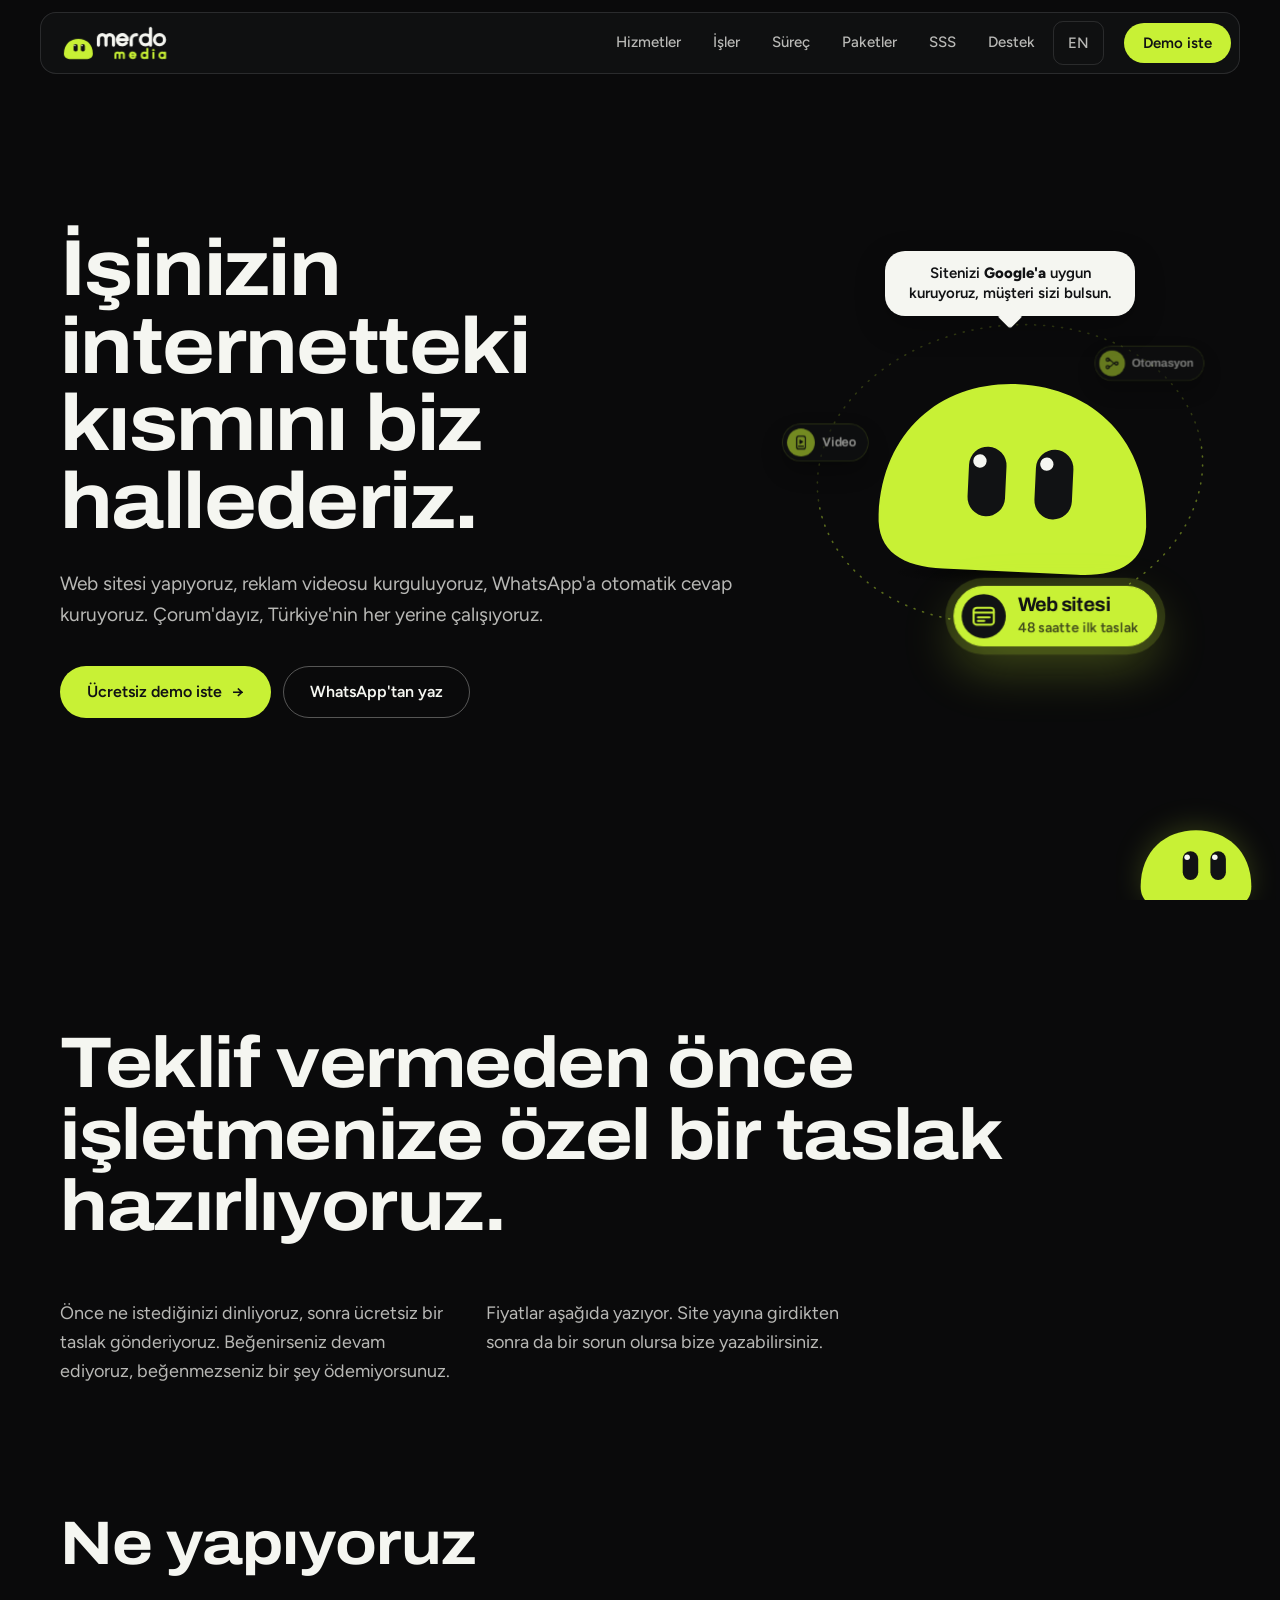
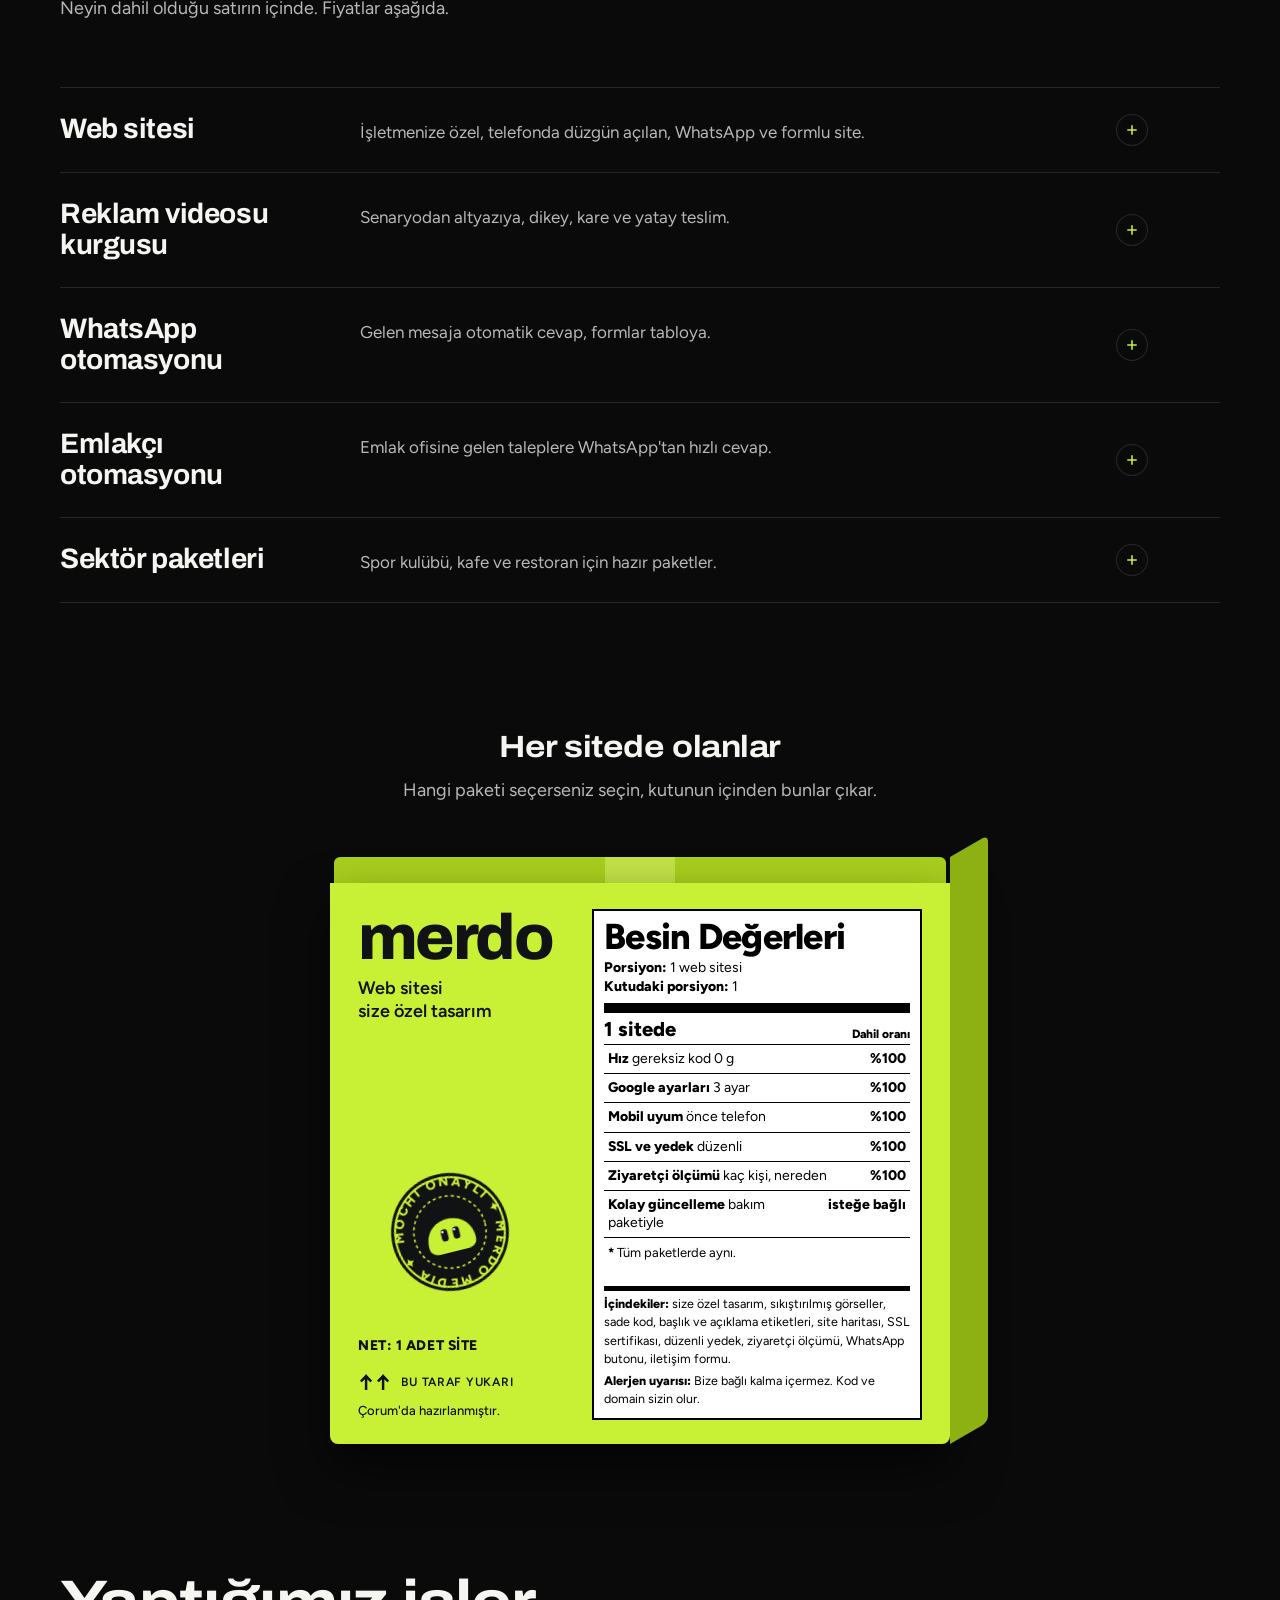
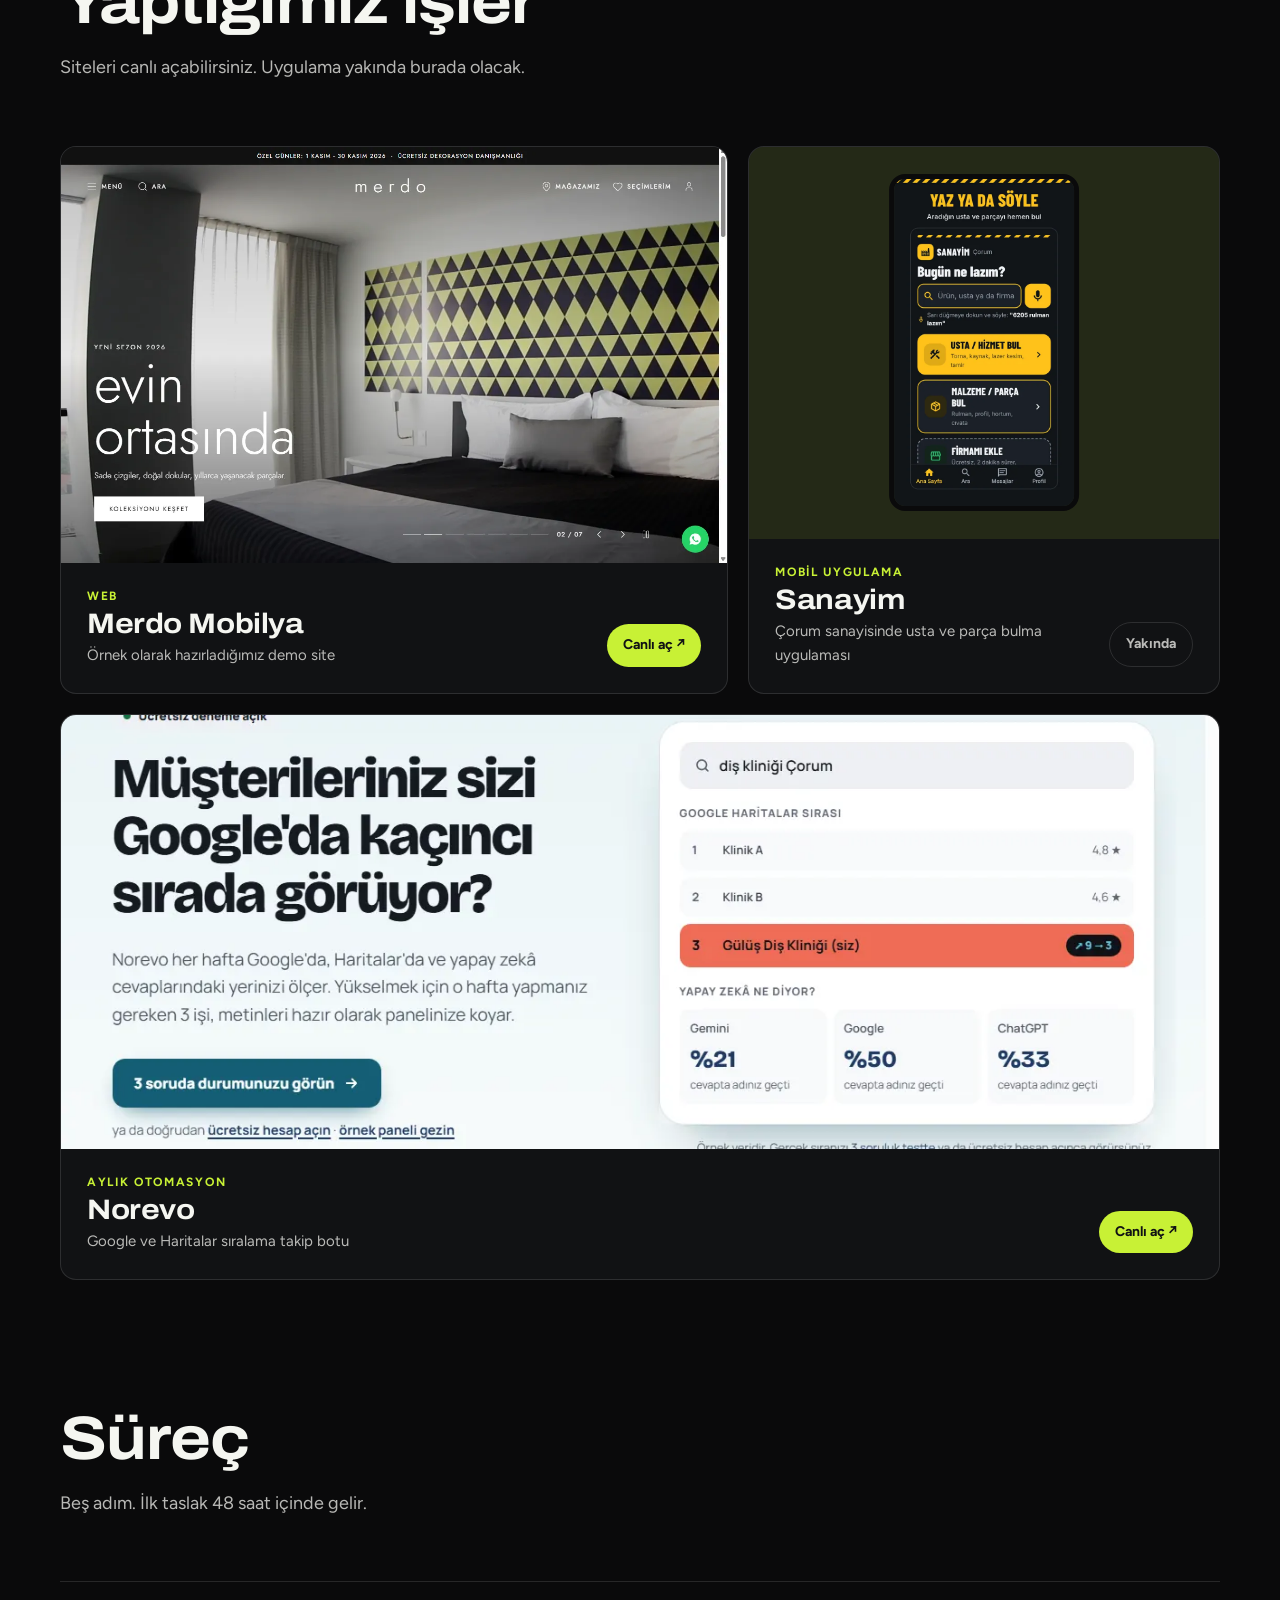
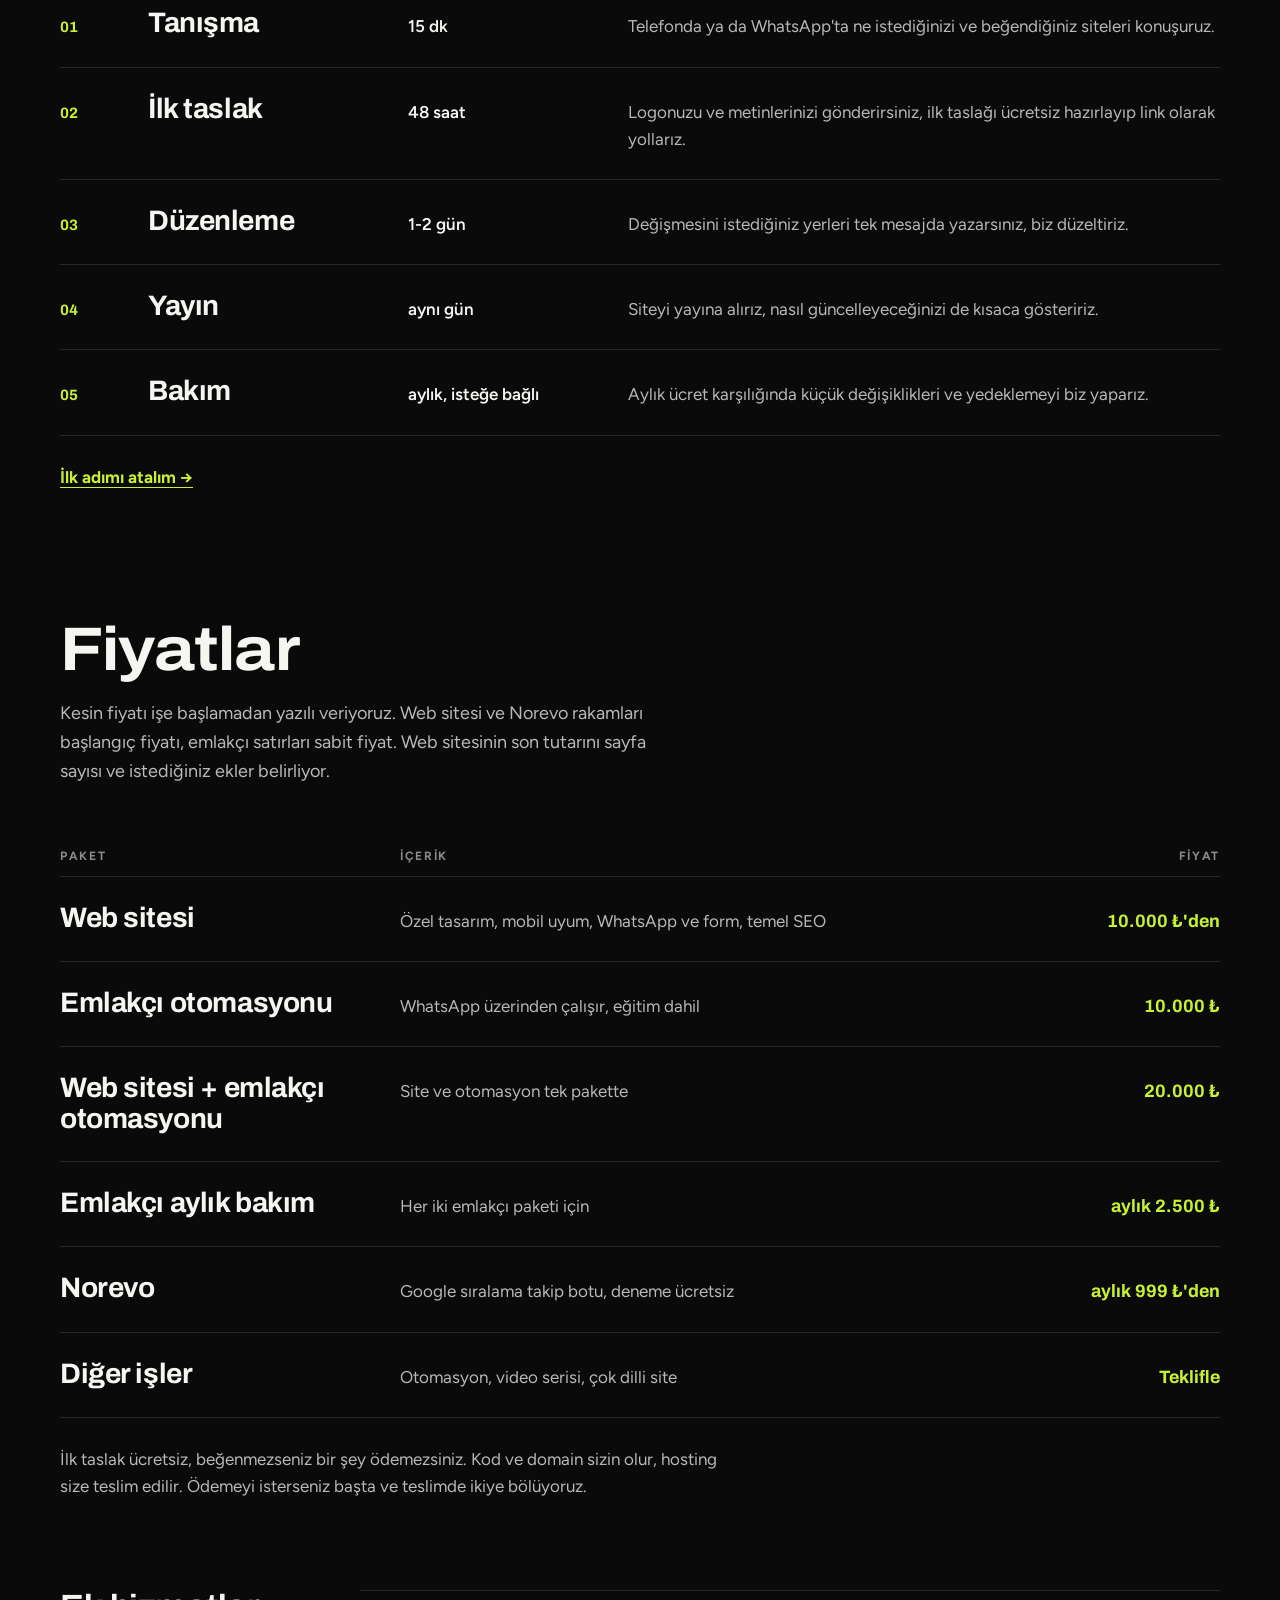
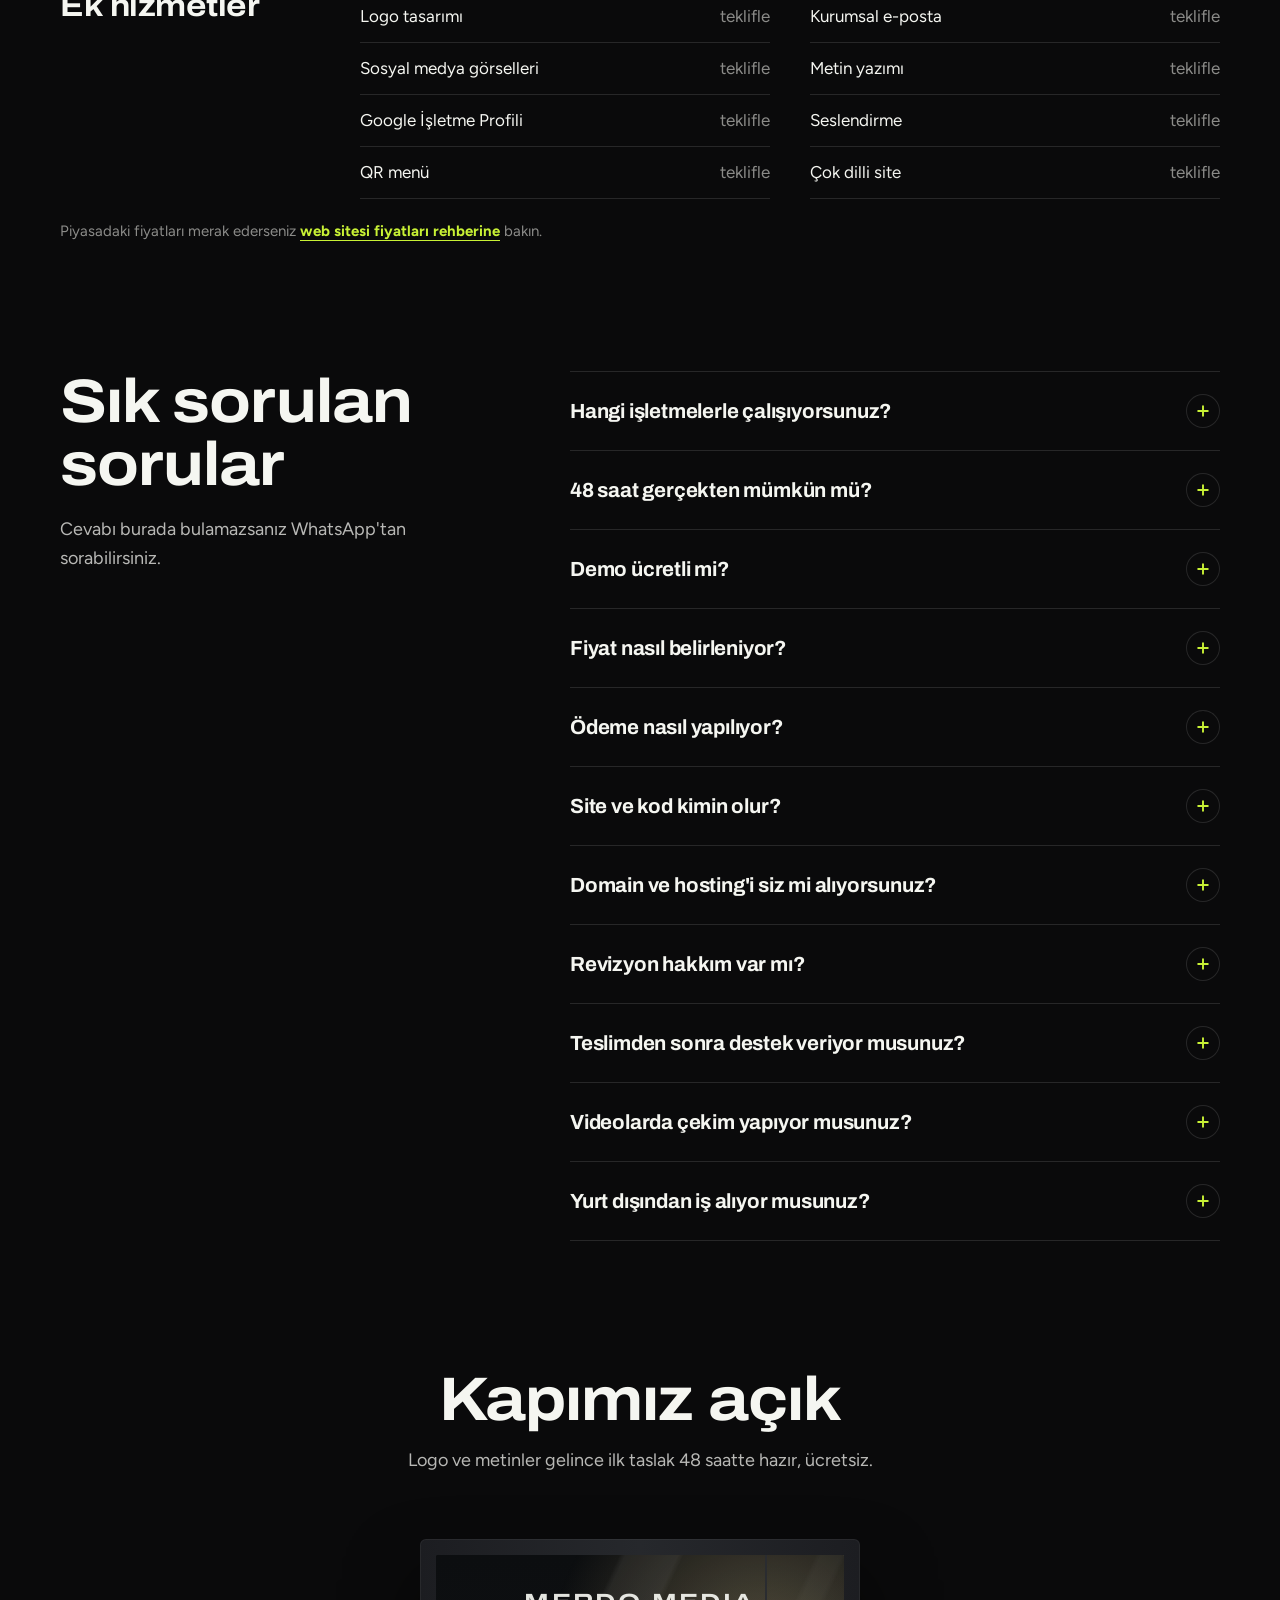
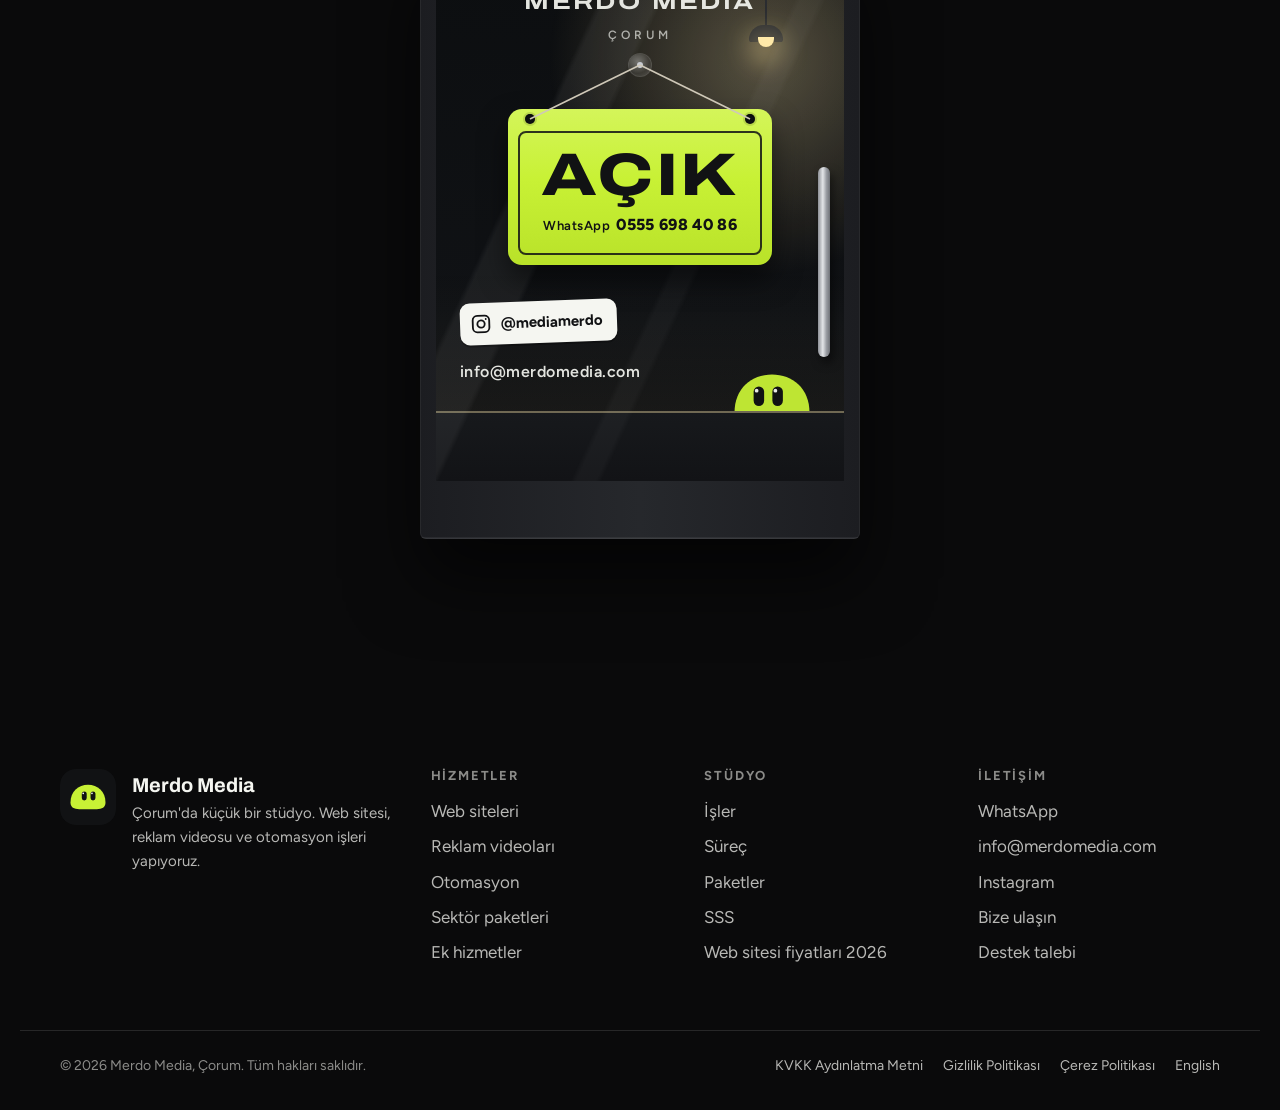
<file: index.html>
<!doctype html>
<html lang="tr">
<head>
<meta charset="utf-8">
<meta name="viewport" content="width=device-width, initial-scale=1">
<title>Merdo Media | Web sitesi, video ve otomasyon</title>
<meta name="description" content="Çorum'dan web sitesi, reklam videosu ve WhatsApp otomasyonu. Türkiye'nin her yerine çalışıyoruz.">
<link rel="canonical" href="https://merdomedia.com/">
<link rel="alternate" hreflang="tr" href="https://merdomedia.com/">
<link rel="alternate" hreflang="en" href="https://merdomedia.com/en/">
<meta name="theme-color" content="#0A0A0B">
<link rel="icon" href="assets/favicon.svg" type="image/svg+xml">
<link rel="apple-touch-icon" href="assets/apple-touch-icon.png">
<meta property="og:type" content="website">
<meta property="og:site_name" content="Merdo Media">
<meta property="og:locale" content="tr_TR">
<meta property="og:locale:alternate" content="en_US">
<meta property="og:title" content="Merdo Media | Web sitesi, video ve otomasyon">
<meta property="og:description" content="Çorum'dan web sitesi, reklam videosu ve WhatsApp otomasyonu. Türkiye'nin her yerine çalışıyoruz.">
<meta property="og:url" content="https://merdomedia.com/">
<meta property="og:image" content="https://merdomedia.com/og-image.png">
<meta property="og:image:width" content="1200">
<meta property="og:image:height" content="630">
<meta property="og:image:alt" content="Merdo Media logosu: limon yeşili Mochi karakteri ve merdo media yazısı">
<meta name="twitter:card" content="summary_large_image">
<script type="application/ld+json">{"@context":"https://schema.org","@type":"ProfessionalService","name":"Merdo Media","description":"Web sitesi, reklam videosu ve otomasyon stüdyosu.","url":"https://merdomedia.com/","logo":"https://merdomedia.com/assets/apple-touch-icon.png","image":"https://merdomedia.com/og-image.png","telephone":"+905556984086","email":"info@merdomedia.com","areaServed":["TR","Worldwide"],"knowsLanguage":["tr","en"],"address":{"@type":"PostalAddress","addressLocality":"Çorum","addressCountry":"TR"},"sameAs":["https://instagram.com/mediamerdo"]}</script>
<link rel="preconnect" href="https://fonts.googleapis.com">
<link rel="preconnect" href="https://fonts.gstatic.com" crossorigin>
<link href="https://fonts.googleapis.com/css2?family=Archivo:wdth,wght@100..125,500..800&family=Figtree:wght@400;500;600;700;800&display=swap" rel="stylesheet">
<link rel="stylesheet" href="assets/site.css?v=12">
</head>
<body>
<a class="skip" href="#ana">İçeriğe geç</a>

<header class="hdr" id="hdr">
  <a href="./" class="logo" aria-label="Merdo Media ana sayfa">
    <svg viewBox="-15 328 1493 525.38" aria-hidden="true">
      <g class="lg-merdo" fill="none" stroke="#F5F6F1" stroke-width="44" stroke-linecap="round" stroke-linejoin="round">
        <path class="lg-l" style="--i:4;--x:0px" d="M503 620L503 527A52 52 0 0 1 607 527L607 620L607 527A52 52 0 0 1 711 527L711 620"/>
        <path class="lg-l" style="--i:3;--x:-63px" d="M763 545L903 545A70 70 0 1 0 886.6 590"/>
        <path class="lg-l" style="--i:2;--x:-108px" d="M955 620L955 545C955 500 985 475 1030 477"/>
        <path class="lg-l" style="--i:1;--x:-152px" d="M1222 545A70 70 0 1 1 1082 545A70 70 0 1 1 1222 545L1222 390L1222 620"/>
        <path class="lg-l" style="--i:0;--x:-207px" d="M1416 545A70 70 0 1 1 1276 545A70 70 0 1 1 1416 545"/>
      </g>
      <g class="lg-media"><g transform="translate(83.67 -201.60) scale(1.3)" fill="none" stroke="#C8F135" stroke-width="21.5" stroke-linecap="round" stroke-linejoin="round"><path d="M503 770L503 732.16A22.36 22.36 0 0 1 547.72 732.16L547.72 770L547.72 732.16A22.36 22.36 0 0 1 592.44 732.16L592.44 770"/><path d="M656.94 739.9L717.14 739.9A30.1 30.1 0 1 0 710.09 759.25"/><path d="M841.84 739.9A30.1 30.1 0 1 1 781.64 739.9A30.1 30.1 0 1 1 841.84 739.9L841.84 671.1L841.84 770"/><path d="M906.34 709.8L906.34 770"/><path d="M1031.04 739.9A30.1 30.1 0 1 1 970.84 739.9A30.1 30.1 0 1 1 1031.04 739.9L1031.04 709.8L1031.04 770"/><path d="M-100 -38C-100 -103 -55 -140 0 -140C55 -140 100 -103 100 -38C100 -10 80 0 50 0L-50 0C-80 0 -100 -10 -100 -38Z" transform="translate(906.34 693) scale(.15)" fill="#C8F135" stroke="none"/></g></g>
      <g transform="translate(225 813.38) scale(2)"><path d="M-100 -38C-100 -103 -55 -140 0 -140C55 -140 100 -103 100 -38C100 -10 80 0 50 0L-50 0C-80 0 -100 -10 -100 -38Z" fill="#C8F135"/><g class="lg-eyes"><rect x="-39" y="-102" width="28" height="52" rx="14" fill="#111214"/><rect x="11" y="-102" width="28" height="52" rx="14" fill="#111214"/><circle cx="-31" cy="-91" r="5" fill="#F5F6F1"/><circle cx="19" cy="-91" r="5" fill="#F5F6F1"/></g></g>
    </svg>
  </a>
  <nav class="nav" aria-label="Ana menü">
    <a href="#hizmetler">Hizmetler</a>
    <a href="#isler">İşler</a>
    <a href="#surec">Süreç</a>
    <a href="#paketler">Paketler</a>
    <a href="#sss">SSS</a>
    <a href="#" data-wa="destek">Destek</a>
    <a href="en/" hreflang="en" lang="en" class="nav-lang">EN</a>
  </nav>
  <a href="#iletisim" class="btn btn-lime btn-sm jelly hdr-cta">Demo iste</a>
  <button class="burger" id="burger" aria-expanded="false" aria-controls="mmenu" aria-label="Menüyü aç"><span></span><span></span></button>
</header>
<nav class="mmenu" id="mmenu" aria-label="Mobil menü" hidden>
  <a href="#hizmetler">Hizmetler</a>
  <a href="#isler">İşler</a>
  <a href="#surec">Süreç</a>
  <a href="#paketler">Paketler</a>
  <a href="#sss">SSS</a>
  <a href="#" data-wa="destek">Destek talebi</a>
  <a href="en/" hreflang="en" lang="en">English</a>
  <a href="#iletisim" class="btn btn-lime jelly">Ücretsiz demo iste</a>
</nav>

<main id="ana">

<section class="hero">
  <div class="wrap hero-grid">
    <div class="hero-copy">
      <h1 class="h1" id="h1">İşinizin internetteki kısmını biz hallederiz.</h1>
      <p class="lead">Web sitesi yapıyoruz, reklam videosu kurguluyoruz, WhatsApp'a otomatik cevap kuruyoruz. Çorum'dayız, Türkiye'nin her yerine çalışıyoruz.</p>
      <div class="cta-row">
        <a href="#iletisim" class="btn btn-lime jelly">Ücretsiz demo iste <span class="arr">→</span></a>
        <a href="https://wa.me/905556984086" data-wa="demo" class="btn btn-ghost">WhatsApp'tan yaz</a>
      </div>
    </div>
    <div class="hero-stage">
      <div class="bubble hero-bubble" id="heroBubble" aria-live="off">Merhaba! İlk taslak <b>48 saatte</b>.</div>
      <div class="mochi hero-mochi" data-mochi data-static></div>
      <div class="hero-shadow"></div>
      <div class="orbit">
        <svg class="ring back" aria-hidden="true"><path/></svg>
        <svg class="ring front" aria-hidden="true"><path/></svg>
        <a class="chip" href="#d-web" aria-label="Web siteleri hizmetine git"><span class="chip-ic" aria-hidden="true"><svg viewBox="0 0 24 24"><rect x="2.5" y="4" width="19" height="16" rx="3"/><path d="M2.5 8.5h19"/><path class="ld" d="M6.5 13h11"/><path d="M6.5 16.5h6"/></svg></span><span class="chip-tx"><b>Web sitesi</b><small>48 saatte ilk taslak</small></span></a>
        <a class="chip" href="#d-video" aria-label="Reklam videoları hizmetine git"><span class="chip-ic" aria-hidden="true"><svg viewBox="0 0 24 24"><rect x="5.5" y="2.5" width="13" height="19" rx="3"/><path class="pl" d="M10.5 8.6v4.6l3.8-2.3z" fill="currentColor"/><path class="ld" d="M8.5 17.5h7"/></svg></span><span class="chip-tx"><b>Video</b><small>Dikey, kare, yatay</small></span></a>
        <a class="chip" href="#d-oto" aria-label="Otomasyon hizmetine git"><span class="chip-ic" aria-hidden="true"><svg viewBox="0 0 24 24"><circle cx="5" cy="6" r="2.4"/><circle cx="5" cy="18" r="2.4"/><circle cx="19" cy="12" r="2.4"/><path d="M7.4 6.4C12 7 12 12 16.6 12M7.4 17.6C12 17 12 12 16.6 12"/><circle class="fl" r="1.7" fill="currentColor" stroke="none"/></svg></span><span class="chip-tx"><b>Otomasyon</b><small>WhatsApp ve form</small></span></a>
      </div>
    </div>
  </div>
</section>

<section class="sec manifesto" id="manifesto">
  <div class="wrap">
    <p class="big">Teklif vermeden önce işletmenize özel bir taslak hazırlıyoruz.</p>
    <div class="man-cols">
      <p>Önce ne istediğinizi dinliyoruz, sonra ücretsiz bir taslak gönderiyoruz. Beğenirseniz devam ediyoruz, beğenmezseniz bir şey ödemiyorsunuz.</p>
      <p>Fiyatlar aşağıda yazıyor. Site yayına girdikten sonra da bir sorun olursa bize yazabilirsiniz.</p>
    </div>
  </div>
</section>

<section class="sec services" id="hizmetler">
  <div class="wrap">
    <div class="sec-head">
      <h2 class="h2">Ne yapıyoruz</h2>
      <p class="sub">Neyin dahil olduğu satırın içinde. Fiyatlar aşağıda.</p>
    </div>

    <div class="list svc">
      <details id="d-web">
        <summary class="lr"><span class="lr-n">Web sitesi</span><span class="lr-d">İşletmenize özel, telefonda düzgün açılan, WhatsApp ve formlu site.</span></summary>
        <div class="svc-body">
          <div><p class="svc-h">Dahil</p><ul><li>Size özel tasarım</li><li>Mobil uyum</li><li>WhatsApp ve iletişim formu</li><li>Temel SEO kurulumu</li><li>Domain ve hosting kurulumu</li></ul></div>
          <div><p class="svc-h">Dahil değil</p><ul class="svc-no"><li>Domain ve hosting yıllık ücreti</li><li>Profesyonel fotoğraf çekimi</li><li>Uzun metin yazımı (ek hizmet)</li></ul></div>
          <a class="txt-link" href="https://wa.me/905556984086" data-wa-t="Merhaba, web sitesi hakkında bilgi almak istiyorum.">WhatsApp'tan sor →</a>
        </div>
      </details>
      <details id="d-video">
        <summary class="lr"><span class="lr-n">Reklam videosu kurgusu</span><span class="lr-d">Senaryodan altyazıya, dikey, kare ve yatay teslim.</span></summary>
        <div class="svc-body">
          <div><p class="svc-h">Dahil</p><ul><li>Senaryo ve storyboard</li><li>Dikey, kare ve yatay format</li><li>Lisanslı müzik</li><li>Altyazı</li><li>2 revizyon</li></ul></div>
          <div><p class="svc-h">Dahil değil</p><ul class="svc-no"><li>Çekim ekibi ve stüdyo</li><li>Profesyonel seslendirme (ek hizmet)</li><li>Reklam bütçesi</li></ul></div>
          <a class="txt-link" href="https://wa.me/905556984086" data-wa-t="Merhaba, reklam videosu hakkında bilgi almak istiyorum.">WhatsApp'tan sor →</a>
        </div>
      </details>
      <details id="d-oto">
        <summary class="lr"><span class="lr-n">WhatsApp otomasyonu</span><span class="lr-d">Gelen mesaja otomatik cevap, formlar tabloya.</span></summary>
        <div class="svc-body">
          <div><p class="svc-h">Dahil</p><ul><li>Neyin otomatik olacağını birlikte belirleme</li><li>WhatsApp Business kurulumu</li><li>Form gelince tabloya yazma ve size haber verme</li><li>Test ve kullanım eğitimi</li><li>1 ay destek</li></ul></div>
          <div><p class="svc-h">Dahil değil</p><ul class="svc-no"><li>WhatsApp API mesaj ücretleri</li><li>Ücretli yazılım abonelikleri</li></ul></div>
          <a class="txt-link" href="https://wa.me/905556984086" data-wa-t="Merhaba, WhatsApp otomasyonu hakkında bilgi almak istiyorum.">WhatsApp'tan sor →</a>
        </div>
      </details>
      <details id="d-emlak">
        <summary class="lr"><span class="lr-n">Emlakçı otomasyonu</span><span class="lr-d">Emlak ofisine gelen taleplere WhatsApp'tan hızlı cevap.</span></summary>
        <div class="svc-body">
          <div><p class="svc-h">Dahil</p><ul><li>Gelen taleplere hızlı cevap</li><li>WhatsApp üzerinden çalışır</li><li>Kurulum ve kullanım eğitimi</li></ul></div>
          <div><p class="svc-h">Fiyat</p><ul><li>Kurulum (web sitesi olmadan): 10.000 ₺</li><li>Web sitesi + otomasyon kurulumu: 20.000 ₺</li><li>Aylık bakım: 2.500 ₺</li></ul></div>
          <a class="txt-link" href="https://wa.me/905556984086" data-wa-t="Merhaba, emlakçı otomasyonu hakkında bilgi almak istiyorum.">WhatsApp'tan sor →</a>
        </div>
      </details>
      <details id="d-sektor">
        <summary class="lr"><span class="lr-n">Sektör paketleri</span><span class="lr-d">Spor kulübü, kafe ve restoran için hazır paketler.</span></summary>
        <div class="svc-body">
          <div><p class="svc-h">Spor kulübü</p><ul><li>Site + fikstür sayfası</li><li>Sporcu başvuru formu</li><li>Sezon tanıtım videosu</li></ul></div>
          <div><p class="svc-h">Kafe / restoran</p><ul><li>QR menü</li><li>Google harita kaydı</li><li>Instagram görselleri</li></ul></div>
          <p class="svc-tip">Sanayi ve klinik paketleri için de sorabilirsiniz.</p>
          <a class="txt-link" href="https://wa.me/905556984086" data-wa-t="Merhaba, sektör paketleri hakkında bilgi almak istiyorum.">WhatsApp'tan sor →</a>
        </div>
      </details>
    </div>

    <div class="ic">
      <div class="ic-head">
        <h3 class="h3" id="icBaslik">Her sitede olanlar</h3>
        <p class="sub">Hangi paketi seçerseniz seçin, kutunun içinden bunlar çıkar.</p>
      </div>
      <div class="ic-kutu">
        <div class="ic-kapak" aria-hidden="true"></div>
        <div class="ic-yuz">
          <div class="ic-yan" aria-hidden="true"></div>
          <div class="ic-muhur" role="img" aria-label="Mochi onaylı">
            <svg viewBox="0 0 120 120" aria-hidden="true" focusable="false">
              <defs><path id="icTur" d="M60 60m-45 0a45 45 0 1 1 90 0a45 45 0 1 1 -90 0"/></defs>
              <circle cx="60" cy="60" r="57" fill="#111214"/>
              <circle cx="60" cy="60" r="53" fill="none" stroke="#C8F135" stroke-width="2"/>
              <circle cx="60" cy="60" r="35" fill="none" stroke="#C8F135" stroke-width="1.5" stroke-dasharray="3 3"/>
              <text font-family="Figtree,Arial,sans-serif" font-weight="800" font-size="12.5" letter-spacing="2.2" fill="#C8F135"><textPath href="#icTur" startOffset="0">MOCHI ONAYLI ✦ MERDO MEDIA ✦</textPath></text>
              <svg x="34" y="44" width="52" height="37" viewBox="-112 -152 224 158"><path d="M-100 -38C-100 -103 -55 -140 0 -140C55 -140 100 -103 100 -38C100 -10 80 0 50 0L-50 0C-80 0 -100 -10 -100 -38Z" fill="#C8F135"/><g class="m-open"><rect x="-39" y="-102" width="28" height="52" rx="14" fill="#111214"/><rect x="11" y="-102" width="28" height="52" rx="14" fill="#111214"/><circle cx="-31" cy="-91" r="5" fill="#F5F6F1"/><circle cx="19" cy="-91" r="5" fill="#F5F6F1"/></g></svg>
            </svg>
          </div>
          <div class="ic-marka">
            <div>
              <p class="ic-logo">merdo</p>
              <p class="ic-urun">Web sitesi<br>size özel tasarım</p>
            </div>
            <div>
              <p class="ic-net">Net: 1 adet site</p>
              <p class="ic-uyari" aria-hidden="true"><b>↑↑</b>Bu taraf yukarı</p>
              <p class="ic-uretim">Çorum'da hazırlanmıştır.</p>
            </div>
          </div>
          <div class="ic-etiket">
            <h4>Besin Değerleri</h4>
            <p class="ic-porsiyon"><b>Porsiyon:</b> 1 web sitesi<br><b>Kutudaki porsiyon:</b> 1</p>
            <div class="ic-kalin"></div>
            <div class="ic-ust"><span>1 sitede</span><span>Dahil oranı</span></div>
            <ul class="ic-satirlar" id="icSatirlar">
              <li tabindex="0" data-acik="Görselleri küçültüyoruz, gereksiz kod koymuyoruz. Ziyaretçi beklemiyor."><span><b>Hız</b> <em>gereksiz kod 0 g</em></span><strong>%100</strong></li>
              <li tabindex="0" data-acik="Başlık, açıklama ve site haritası ayarlı gelir."><span><b>Google ayarları</b> <em>3 ayar</em></span><strong>%100</strong></li>
              <li tabindex="0" data-acik="Ziyaretçilerin çoğu telefondan geliyor. Tasarımı önce telefonda deniyoruz."><span><b>Mobil uyum</b> <em>önce telefon</em></span><strong>%100</strong></li>
              <li tabindex="0" data-acik="Site https ile açılır, düzenli yedek alınır."><span><b>SSL ve yedek</b> <em>düzenli</em></span><strong>%100</strong></li>
              <li tabindex="0" data-acik="Siteye kaç kişinin, nereden geldiğini görebilirsiniz."><span><b>Ziyaretçi ölçümü</b> <em>kaç kişi, nereden</em></span><strong>%100</strong></li>
              <li tabindex="0" data-acik="Bakım paketi varsa metin, fiyat ya da fotoğraf değişikliklerini biz yapıyoruz."><span><b>Kolay güncelleme</b> <em>bakım paketiyle</em></span><strong>isteğe bağlı</strong></li>
            </ul>
            <p class="ic-acik" id="icAcik" aria-live="polite"><b>*</b> Tüm paketlerde aynı.</p>
            <div class="ic-orta"></div>
            <p class="ic-icerik"><b>İçindekiler:</b> size özel tasarım, sıkıştırılmış görseller, sade kod, başlık ve açıklama etiketleri, site haritası, SSL sertifikası, düzenli yedek, ziyaretçi ölçümü, WhatsApp butonu, iletişim formu.</p>
            <p class="ic-icerik"><b>Alerjen uyarısı:</b> Bize bağlı kalma içermez. Kod ve domain sizin olur.</p>
          </div>
        </div>
      </div>
    </div>
  </div>
</section>

<section class="sec works" id="isler">
  <div class="wrap">
    <div class="sec-head">
      <h2 class="h2">Yaptığımız işler</h2>
      <p class="sub">Siteleri canlı açabilirsiniz. Uygulama yakında burada olacak.</p>
    </div>
    <div class="work-grid" id="works">
      <a class="work jelly-card w-wide" href="https://mertozmen899-alt.github.io/merdo-mobilya-demo/" target="_blank" rel="noopener">
        <div class="work-img"><img src="assets/ref-mobilya.webp" alt="Merdo Mobilya demo sitesi ekran görüntüsü" width="1280" height="800" loading="lazy"></div>
        <div class="work-meta"><span class="tag">Web</span><h3>Merdo Mobilya</h3><p>Örnek olarak hazırladığımız demo site</p><span class="go">Canlı aç ↗</span></div>
      </a>
      <div class="work w-phone">
        <div class="work-img phone"><img src="assets/ref-sanayim.webp" alt="Sanayim uygulamasının ana ekranı" width="540" height="960" loading="lazy"></div>
        <div class="work-meta"><span class="tag">Mobil uygulama</span><h3>Sanayim</h3><p>Çorum sanayisinde usta ve parça bulma uygulaması</p><span class="go soon">Yakında</span></div>
      </div>
      <a class="work jelly-card w-wide" href="https://mertozmen899-alt.github.io/norevo/giris.html" target="_blank" rel="noopener">
        <div class="work-img"><img src="assets/ref-norevo.webp" alt="Norevo ekran görüntüsü" width="1280" height="800" loading="lazy"></div>
        <div class="work-meta"><span class="tag">Aylık otomasyon</span><h3>Norevo</h3><p>Google ve Haritalar sıralama takip botu</p><span class="go">Canlı aç ↗</span></div>
      </a>
    </div>
  </div>
</section>

<section class="sec process" id="surec">
  <div class="wrap">
    <div class="sec-head">
      <h2 class="h2">Süreç</h2>
      <p class="sub">Beş adım. İlk taslak 48 saat içinde gelir.</p>
    </div>

    <ol class="list steps">
      <li class="lr"><span class="st-no">01</span><span class="lr-n">Tanışma</span><span class="st-t">15 dk</span><span class="lr-d">Telefonda ya da WhatsApp'ta ne istediğinizi ve beğendiğiniz siteleri konuşuruz.</span></li>
      <li class="lr"><span class="st-no">02</span><span class="lr-n">İlk taslak</span><span class="st-t">48 saat</span><span class="lr-d">Logonuzu ve metinlerinizi gönderirsiniz, ilk taslağı ücretsiz hazırlayıp link olarak yollarız.</span></li>
      <li class="lr"><span class="st-no">03</span><span class="lr-n">Düzenleme</span><span class="st-t">1-2 gün</span><span class="lr-d">Değişmesini istediğiniz yerleri tek mesajda yazarsınız, biz düzeltiriz.</span></li>
      <li class="lr"><span class="st-no">04</span><span class="lr-n">Yayın</span><span class="st-t">aynı gün</span><span class="lr-d">Siteyi yayına alırız, nasıl güncelleyeceğinizi de kısaca gösteririz.</span></li>
      <li class="lr"><span class="st-no">05</span><span class="lr-n">Bakım</span><span class="st-t">aylık, isteğe bağlı</span><span class="lr-d">Aylık ücret karşılığında küçük değişiklikleri ve yedeklemeyi biz yaparız.</span></li>
    </ol>
    <p class="list-after"><a class="txt-link" href="https://wa.me/905556984086" data-wa-t="Merhaba, web sitesi için ilk adımı atmak istiyorum.">İlk adımı atalım →</a></p>
  </div>
</section>

<section class="sec pricing" id="paketler">
  <div class="wrap">
    <div class="sec-head">
      <h2 class="h2">Fiyatlar</h2>
      <p class="sub">Kesin fiyatı işe başlamadan yazılı veriyoruz. Web sitesi ve Norevo rakamları başlangıç fiyatı, emlakçı satırları sabit fiyat. Web sitesinin son tutarını sayfa sayısı ve istediğiniz ekler belirliyor.</p>
    </div>

    <table class="ptable">
      <thead><tr><th scope="col">Paket</th><th scope="col">İçerik</th><th scope="col">Fiyat</th></tr></thead>
      <tbody>
        <tr><th scope="row">Web sitesi</th><td>Özel tasarım, mobil uyum, WhatsApp ve form, temel SEO</td><td class="lr-p">10.000 ₺'den</td></tr>
        <tr><th scope="row">Emlakçı otomasyonu</th><td>WhatsApp üzerinden çalışır, eğitim dahil</td><td class="lr-p">10.000 ₺</td></tr>
        <tr><th scope="row">Web sitesi + emlakçı otomasyonu</th><td>Site ve otomasyon tek pakette</td><td class="lr-p">20.000 ₺</td></tr>
        <tr><th scope="row">Emlakçı aylık bakım</th><td>Her iki emlakçı paketi için</td><td class="lr-p">aylık 2.500 ₺</td></tr>
        <tr><th scope="row">Norevo</th><td>Google sıralama takip botu, deneme ücretsiz</td><td class="lr-p">aylık 999 ₺'den</td></tr>
        <tr><th scope="row">Diğer işler</th><td>Otomasyon, video serisi, çok dilli site</td><td class="lr-p">Teklifle</td></tr>
      </tbody>
    </table>
    <p class="p-note">İlk taslak ücretsiz, beğenmezseniz bir şey ödemezsiniz. Kod ve domain sizin olur, hosting size teslim edilir. Ödemeyi isterseniz başta ve teslimde ikiye bölüyoruz.</p>

    <div class="extras" id="ekler">
      <h3 class="h3">Ek hizmetler</h3>
      <ul class="ex-list">
        <li><span>Logo tasarımı</span><span>teklifle</span></li>
        <li><span>Sosyal medya görselleri</span><span>teklifle</span></li>
        <li><span>Google İşletme Profili</span><span>teklifle</span></li>
        <li><span>QR menü</span><span>teklifle</span></li>
        <li><span>Kurumsal e-posta</span><span>teklifle</span></li>
        <li><span>Metin yazımı</span><span>teklifle</span></li>
        <li><span>Seslendirme</span><span>teklifle</span></li>
        <li><span>Çok dilli site</span><span>teklifle</span></li>
      </ul>
    </div>

    <p class="list-note">Piyasadaki fiyatları merak ederseniz <a class="txt-link" href="web-sitesi-fiyatlari.html">web sitesi fiyatları rehberine</a> bakın.</p>
  </div>
</section>

<section class="sec faq" id="sss">
  <div class="wrap faq-grid">
    <div class="faq-side">
      <h2 class="h2">Sık sorulan sorular</h2>
      <p class="sub">Cevabı burada bulamazsanız WhatsApp'tan sorabilirsiniz.</p>
    </div>
    <div class="faq-list">
      <details><summary>Hangi işletmelerle çalışıyorsunuz?</summary><p>Çoğunlukla esnaf, kafe, klinik, spor kulübü ve sanayi firmalarıyla çalışıyoruz. Küçük ya da büyük fark etmez.</p></details>
      <details><summary>48 saat gerçekten mümkün mü?</summary><p>Logo ve metinler elimize geçtikten sonra ilk taslağı 48 saat içinde gönderiyoruz. Bitmiş hâli kaç tur düzeltme yaptığımıza bağlı.</p></details>
      <details><summary>Demo ücretli mi?</summary><p>Hayır. İlk taslak ücretsiz. Beğenmezseniz bir şey ödemezsiniz.</p></details>
      <details><summary>Fiyat nasıl belirleniyor?</summary><p>Sayfa sayısına, içeriği kimin hazırlayacağına ve istediğiniz eklere bakıyoruz. Fiyatı işe başlamadan yazılı veriyoruz.</p></details>
      <details><summary>Ödeme nasıl yapılıyor?</summary><p>Ödeme planı teklifte yazar. İsterseniz işe başlarken ve teslimde olmak üzere ikiye bölebiliriz.</p></details>
      <details><summary>Site ve kod kimin olur?</summary><p>Tamamen sizin. Kod ve domain sizin olur, hosting de size teslim edilir. Bize bağlı kalmazsınız.</p></details>
      <details><summary>Domain ve hosting'i siz mi alıyorsunuz?</summary><p>Var olanı kullanabiliriz ya da sizin adınıza kurarız. Hesaplar her durumda sizin adınıza açılır.</p></details>
      <details><summary>Revizyon hakkım var mı?</summary><p>Evet. Kaç revizyon olduğu teklifte yazar. Küçük düzeltmeleri genelde aynı gün yaparız.</p></details>
      <details><summary>Teslimden sonra destek veriyor musunuz?</summary><p>Evet. Aylık bakım paketiyle güncelleme ve yedeklemeyi biz yapıyoruz. Mevcut müşterilerimiz WhatsApp destek hattından yazabilir.</p></details>
      <details><summary>Videolarda çekim yapıyor musunuz?</summary><p>Videoları genelde animasyon ve hareketli grafikle hazırlıyoruz. Sizin çektiğiniz görüntüleri de kullanabiliriz. Çekim ekibi ayrı bir hizmet.</p></details>
      <details><summary>Yurt dışından iş alıyor musunuz?</summary><p>Evet. Türkçe ve İngilizce çalışıyoruz. Yurt dışındaki işler için fiyatı USD ya da EUR olarak veriyoruz.</p></details>
    </div>
  </div>
</section>

<section class="sec" id="iletisim">
  <div class="wrap">
    <div class="sec-head kapi-head">
      <h2 class="h2">Kapımız açık</h2>
      <p class="sub">Logo ve metinler gelince ilk taslak 48 saatte hazır, ücretsiz.</p>
    </div>
    <div class="kapi-door">
    <div class="kapi-glass">
      <div class="kapi-room" aria-hidden="true">
        <div class="kapi-lamp"><i></i><b></b></div>
        <div class="kapi-mochi"><svg viewBox="-112 -152 224 158" focusable="false"><g class="m-body"><path class="m-shape" d="M-100 -38C-100 -103 -55 -140 0 -140C55 -140 100 -103 100 -38C100 -10 80 0 50 0L-50 0C-80 0 -100 -10 -100 -38Z" fill="#C8F135"/><g class="m-eyes"><g class="m-open"><rect x="-39" y="-102" width="28" height="52" rx="14" fill="#111214"/><rect x="11" y="-102" width="28" height="52" rx="14" fill="#111214"/><circle cx="-31" cy="-91" r="5" fill="#F5F6F1"/><circle cx="19" cy="-91" r="5" fill="#F5F6F1"/></g></g></g></svg></div>
        <div class="kapi-counter"></div>
      </div>
      <i class="kapi-glare"></i>

      <div class="kapi-letters"><b>MERDO MEDIA</b><span>Çorum</span></div>

      <span class="kapi-cup" aria-hidden="true"></span>
      <div class="kapi-hang">
        <div class="kapi-swing">
          <svg class="kapi-cord" aria-hidden="true"><line x1="50%" y1="0" x2="22" y2="54"/><line class="r" x1="50%" y1="0" x2="22" y2="54"/></svg>
          <a class="kapi-sign" href="https://wa.me/905556984086" target="_blank" rel="noopener" aria-label="WhatsApp'tan yazın: 0555 698 40 86">
            <span class="kapi-face kapi-closed" aria-hidden="true">KAPALI</span>
            <span class="kapi-face kapi-open"><span class="in"></span><strong>AÇIK</strong><small>WhatsApp<b>0555 698 40 86</b></small></span>
          </a>
        </div>
      </div>

      <div class="kapi-stick">
        <a class="kapi-ig" href="https://instagram.com/mediamerdo" target="_blank" rel="noopener">
          <svg viewBox="0 0 24 24" fill="none" stroke="#111214" stroke-width="2" aria-hidden="true"><rect x="3" y="3" width="18" height="18" rx="5"/><circle cx="12" cy="12" r="4"/><circle cx="17.3" cy="6.7" r="1" fill="#111214" stroke="none"/></svg>
          <span>@mediamerdo</span>
        </a>
        <a class="kapi-mail" href="mailto:info@merdomedia.com">info@merdomedia.com</a>
      </div>
    </div>
    <span class="kapi-handle" aria-hidden="true"></span>
  </div>
  </div>
</section>
</main>

<footer class="ftr">
  <div class="wrap ftr-grid">
    <div class="ftr-brand">
      <img src="assets/favicon.svg" alt="" width="56" height="56">
      <p><b>Merdo Media</b><br>Çorum'da küçük bir stüdyo. Web sitesi, reklam videosu ve otomasyon işleri yapıyoruz.</p>
    </div>
    <div><h2>Hizmetler</h2><ul><li><a href="#d-web">Web siteleri</a></li><li><a href="#d-video">Reklam videoları</a></li><li><a href="#d-oto">Otomasyon</a></li><li><a href="#d-sektor">Sektör paketleri</a></li><li><a href="#ekler">Ek hizmetler</a></li></ul></div>
    <div><h2>Stüdyo</h2><ul><li><a href="#isler">İşler</a></li><li><a href="#surec">Süreç</a></li><li><a href="#paketler">Paketler</a></li><li><a href="#sss">SSS</a></li><li><a href="web-sitesi-fiyatlari.html">Web sitesi fiyatları 2026</a></li></ul></div>
    <div><h2>İletişim</h2><ul><li><a href="#" data-wa="demo">WhatsApp</a></li><li><a href="mailto:info@merdomedia.com">info@merdomedia.com</a></li><li><a href="https://instagram.com/mediamerdo" target="_blank" rel="noopener">Instagram</a></li><li><a href="#iletisim">Bize ulaşın</a></li><li><a href="#" data-wa="destek">Destek talebi</a></li></ul></div>
  </div>
  <div class="wrap ftr-bot">
    <span>© 2026 Merdo Media, Çorum. Tüm hakları saklıdır.</span>
    <span class="legal"><a href="kvkk.html">KVKK Aydınlatma Metni</a><a href="gizlilik.html">Gizlilik Politikası</a><a href="cerez.html">Çerez Politikası</a><a href="en/" hreflang="en" lang="en">English</a></span>
  </div>
</footer>

<div class="guide" id="guide">
  <div class="cw-panel" id="cwPanel" role="dialog" aria-label="Merdo Media sohbet asistanı">
    <div class="cw-head"><span class="cw-av mochi" data-mochi></span><div><b>Mochi</b><small>Otomatik asistan</small></div><button type="button" id="cwClose" aria-label="Sohbeti kapat"><svg width="14" height="14" viewBox="0 0 14 14" aria-hidden="true"><path d="M2 2l10 10M12 2L2 12" stroke="currentColor" stroke-width="2.2" stroke-linecap="round"/></svg></button></div>
    <div class="cw-body" id="cwBody" aria-live="polite"></div>
    <p class="cw-err" id="cwErr" role="alert"></p>
    <form class="cw-in" id="cwIn"><input id="cwInput" aria-label="Mesajınız" maxlength="80"><button type="submit" aria-label="Gönder">→</button></form>
    <div class="cw-foot">Size WhatsApp'tan biz döneriz. <a href="kvkk.html">KVKK</a></div>
  </div>
  <button type="button" class="ml" id="guideBtn" aria-label="Sohbeti aç" aria-expanded="false" aria-controls="cwPanel">
    <span class="ml-bubble" aria-hidden="true">Bir sorunuz mu var?</span>
    <span class="ml-clip"><span class="mochi ml-mochi" data-mochi data-static></span></span>
  </button>
</div>

<script src="assets/site.js?v=13" defer></script>
</body>
</html>
</file>
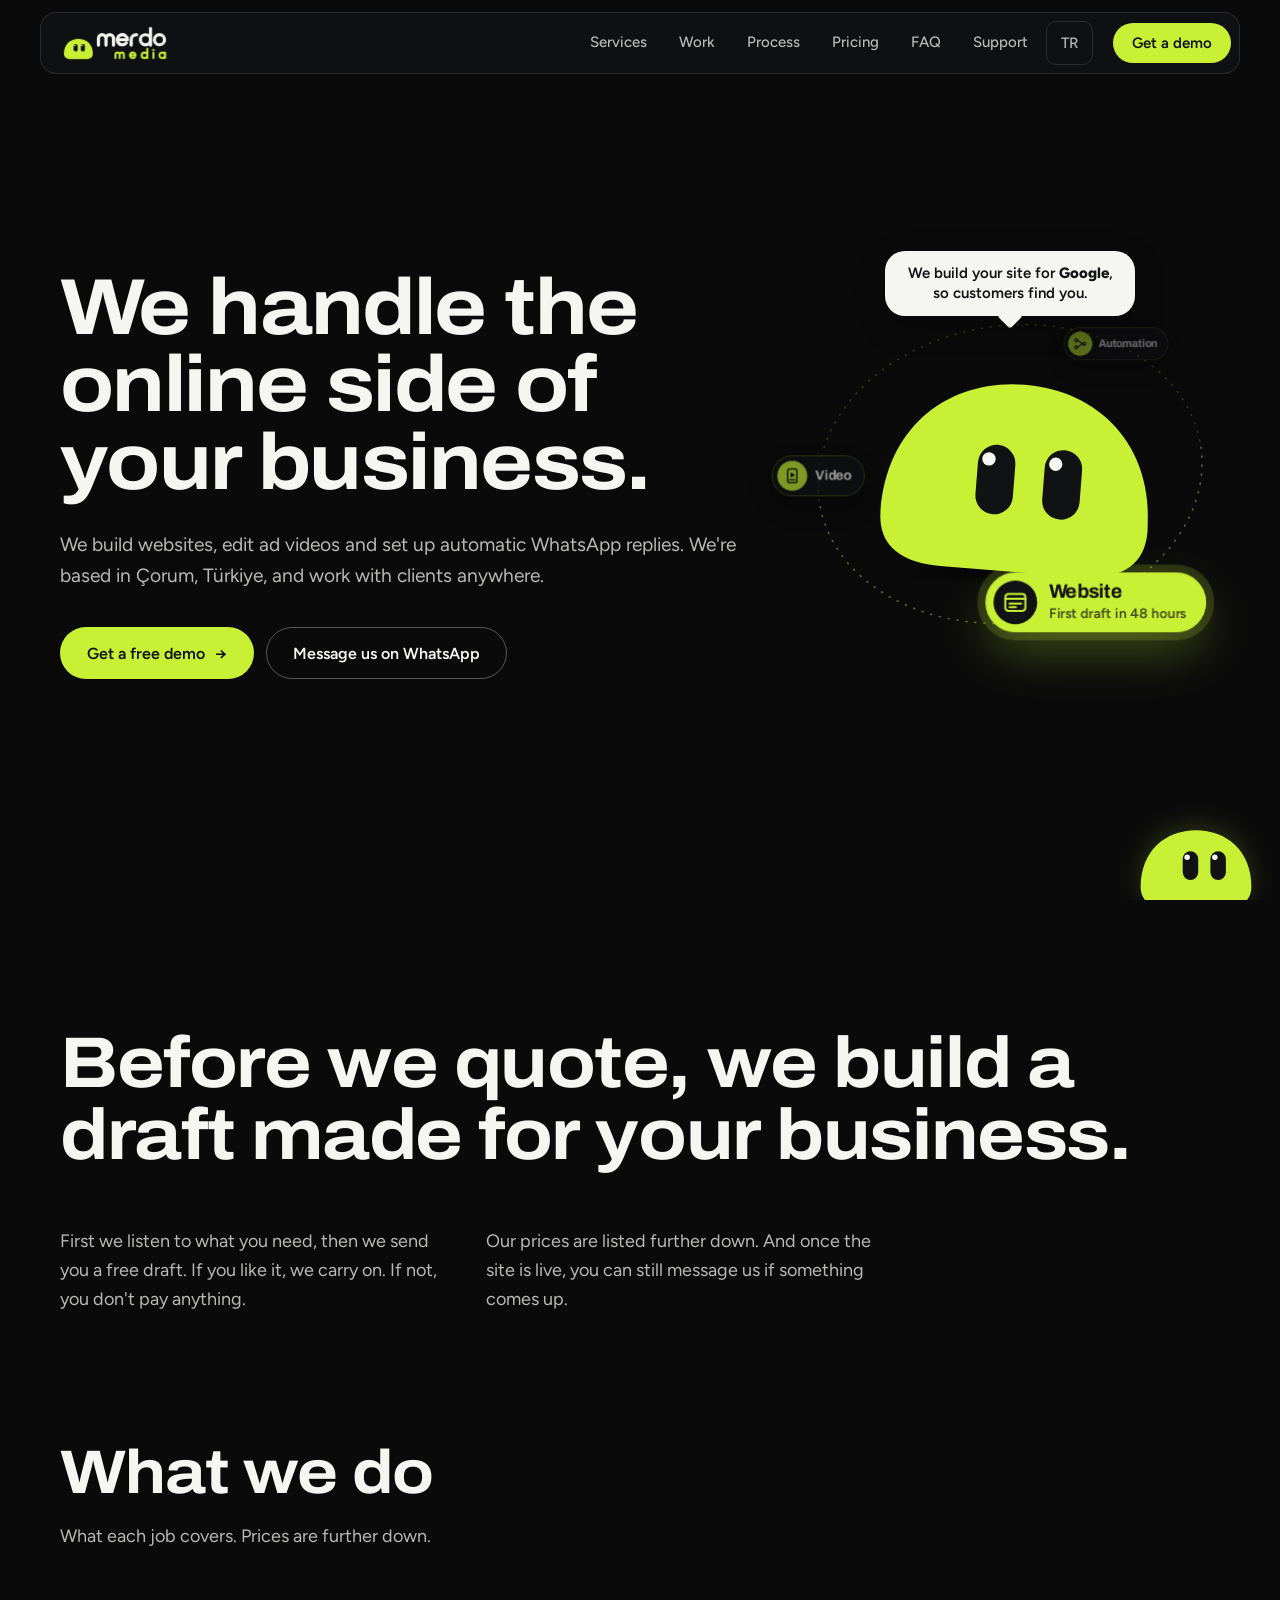
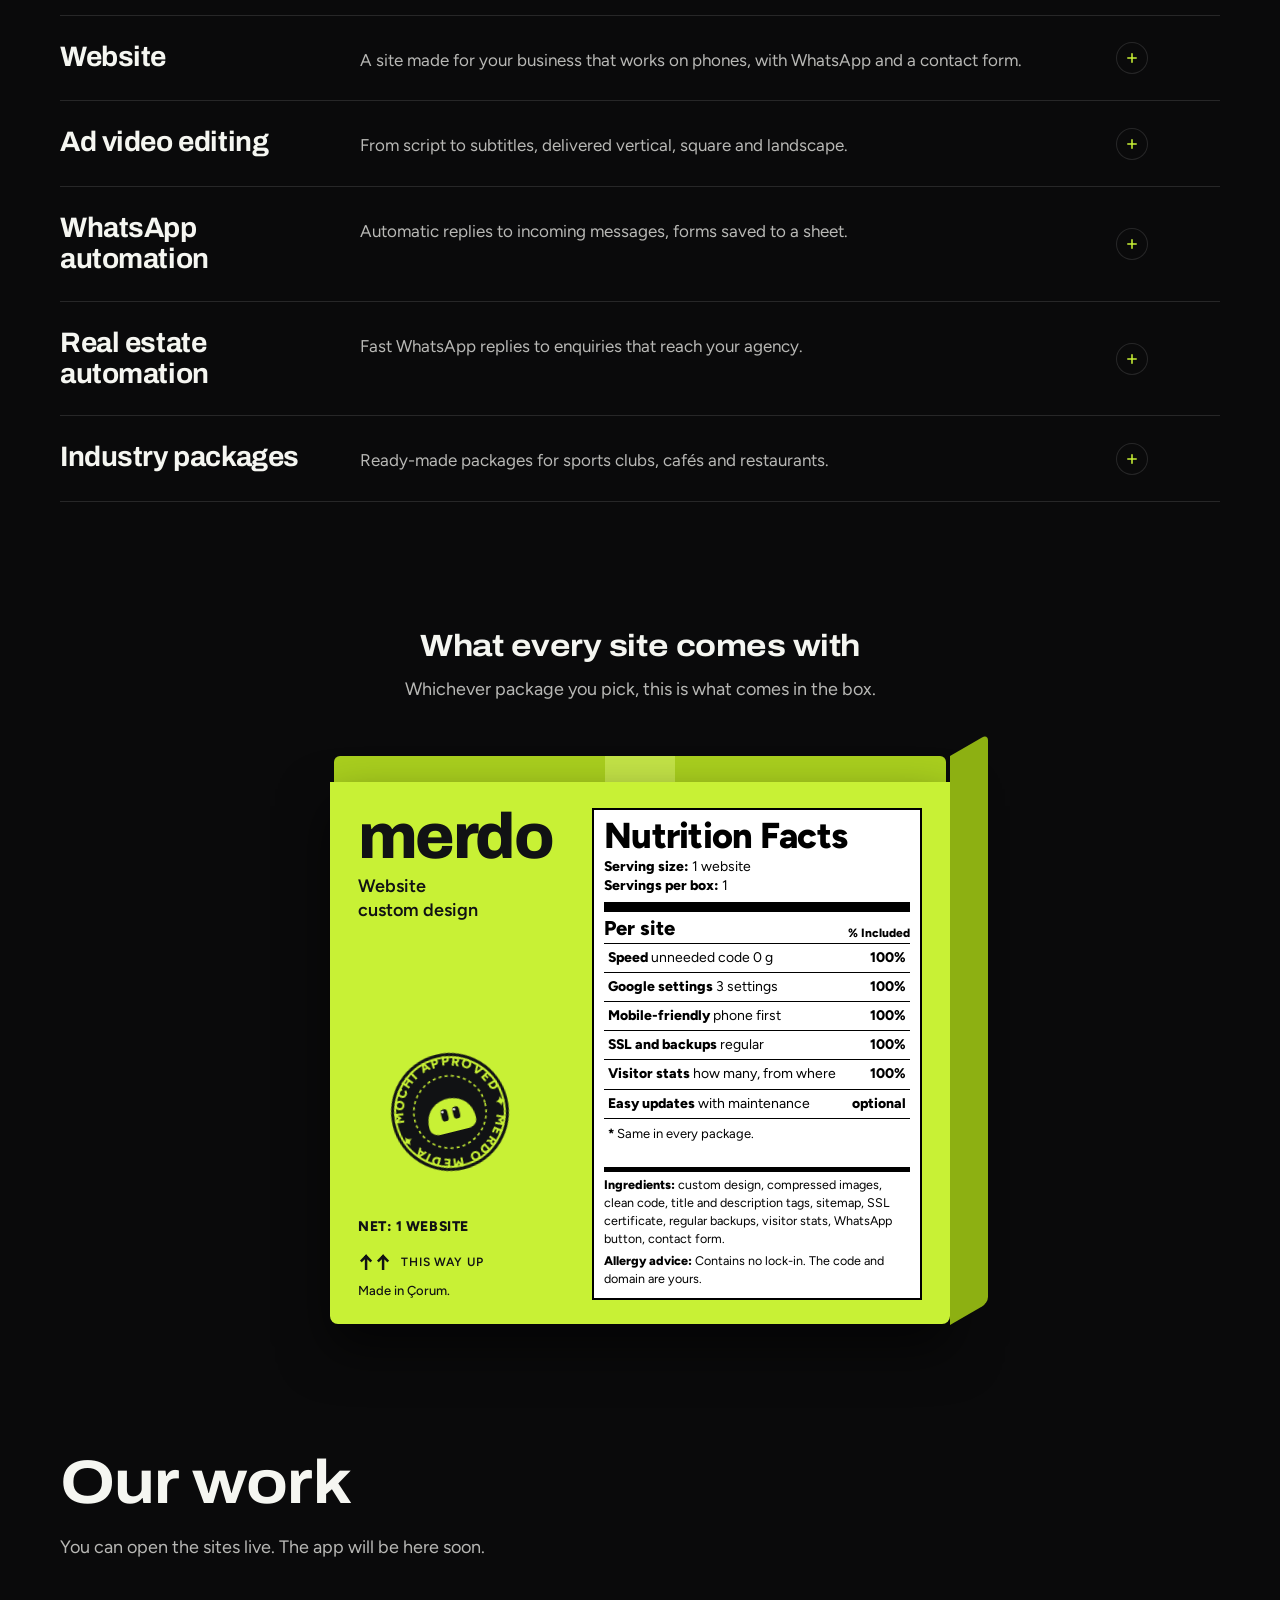
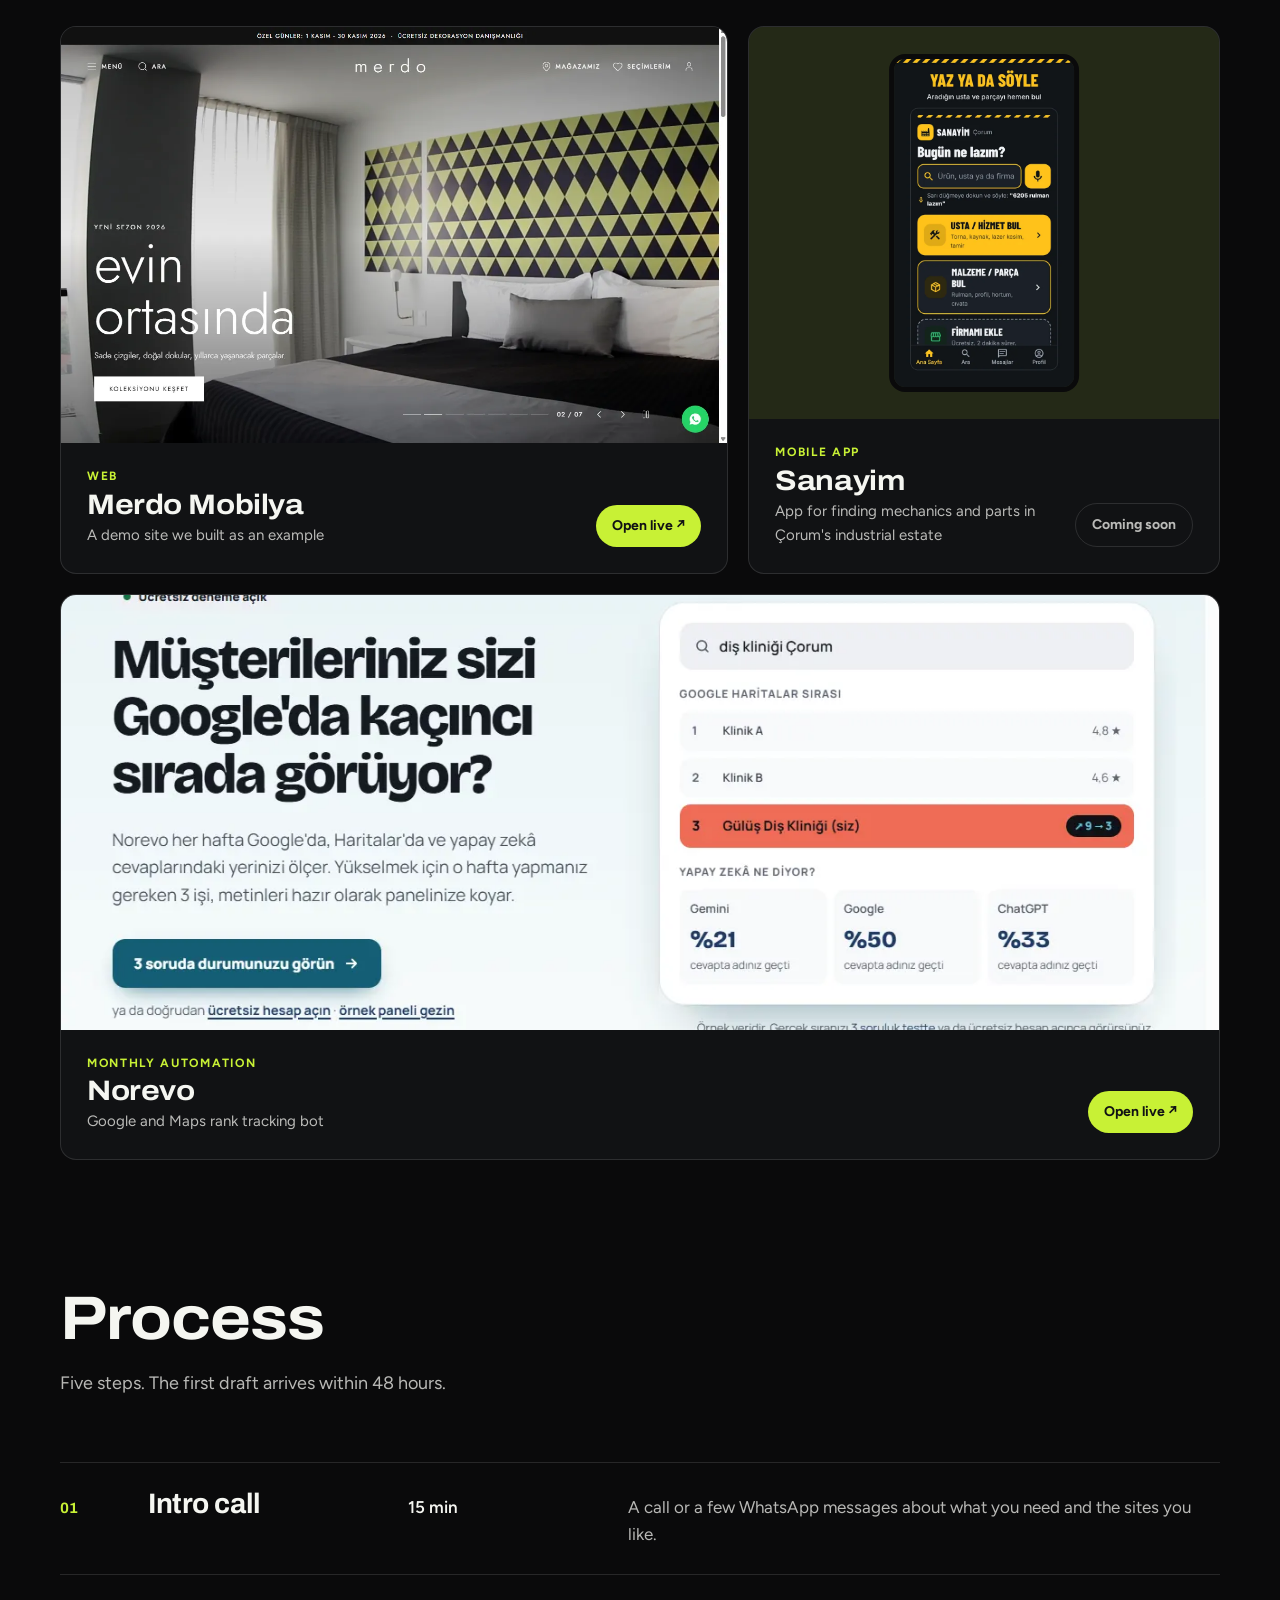
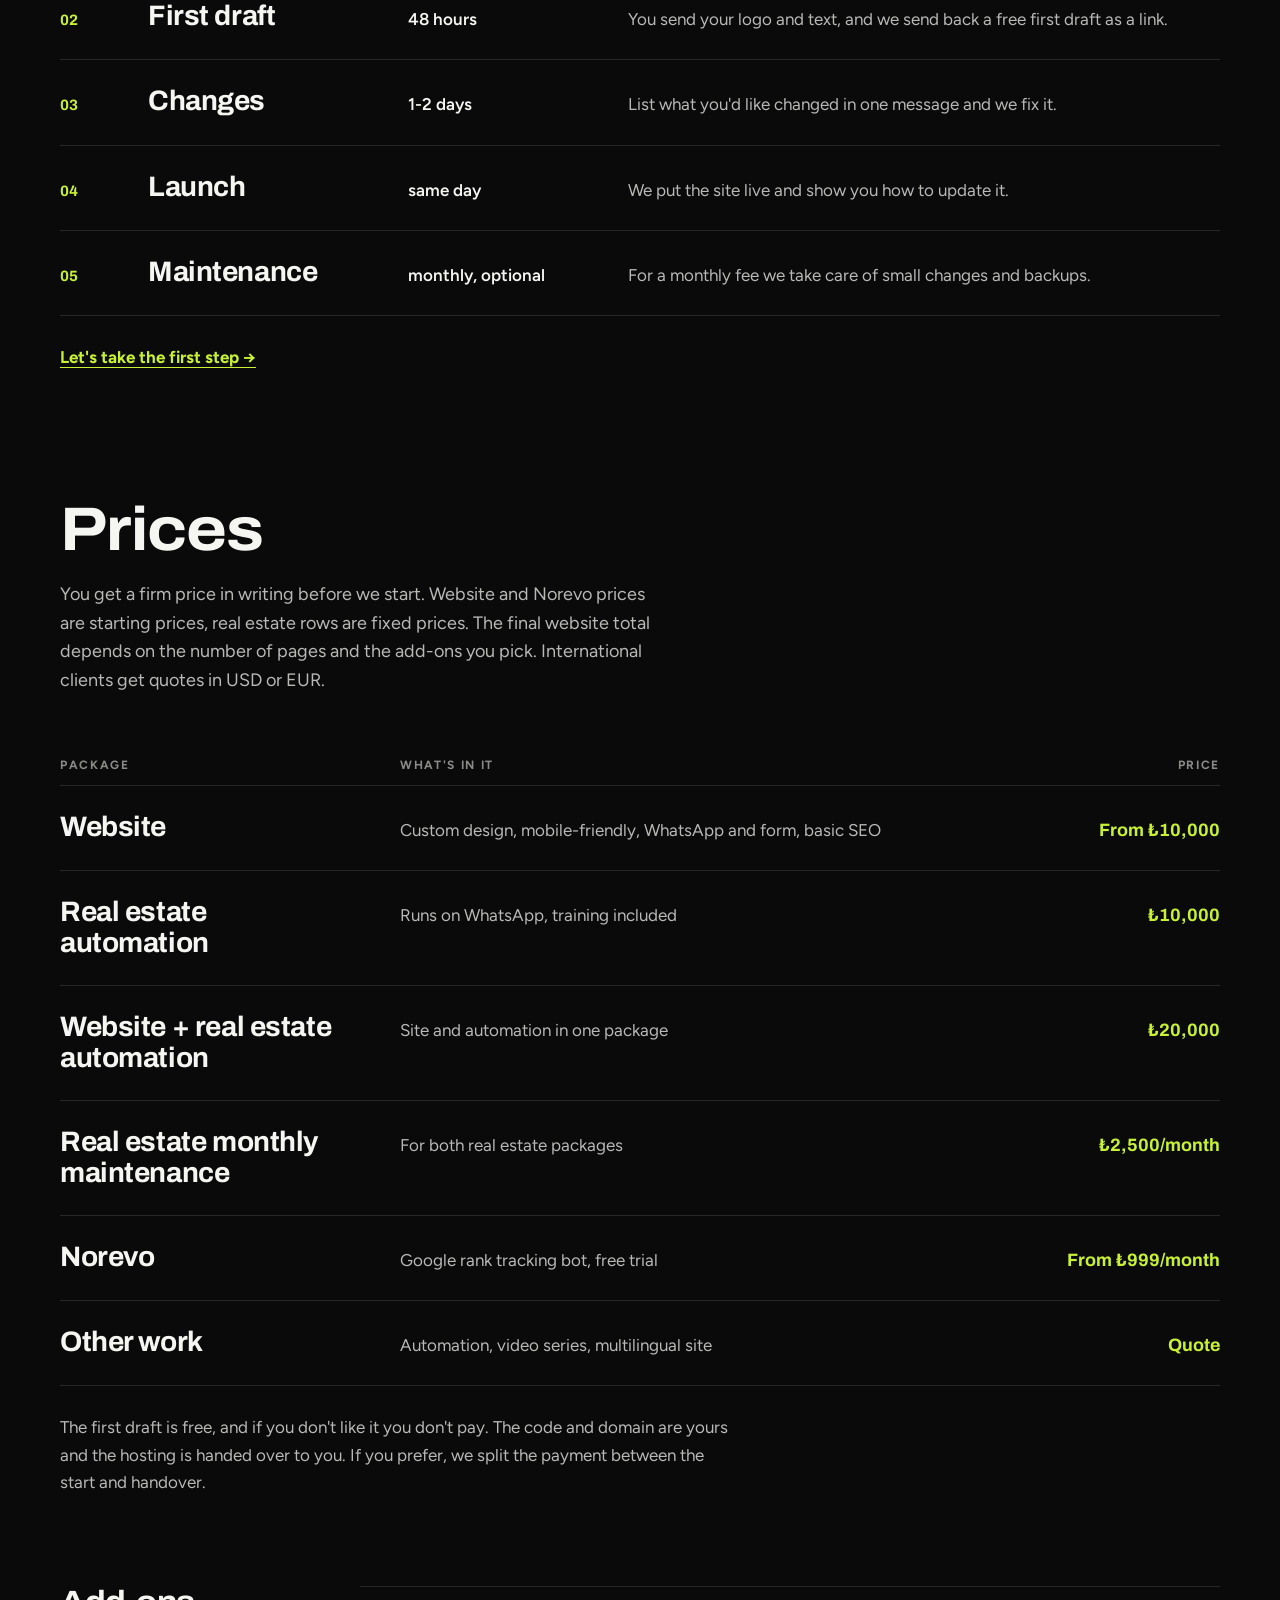
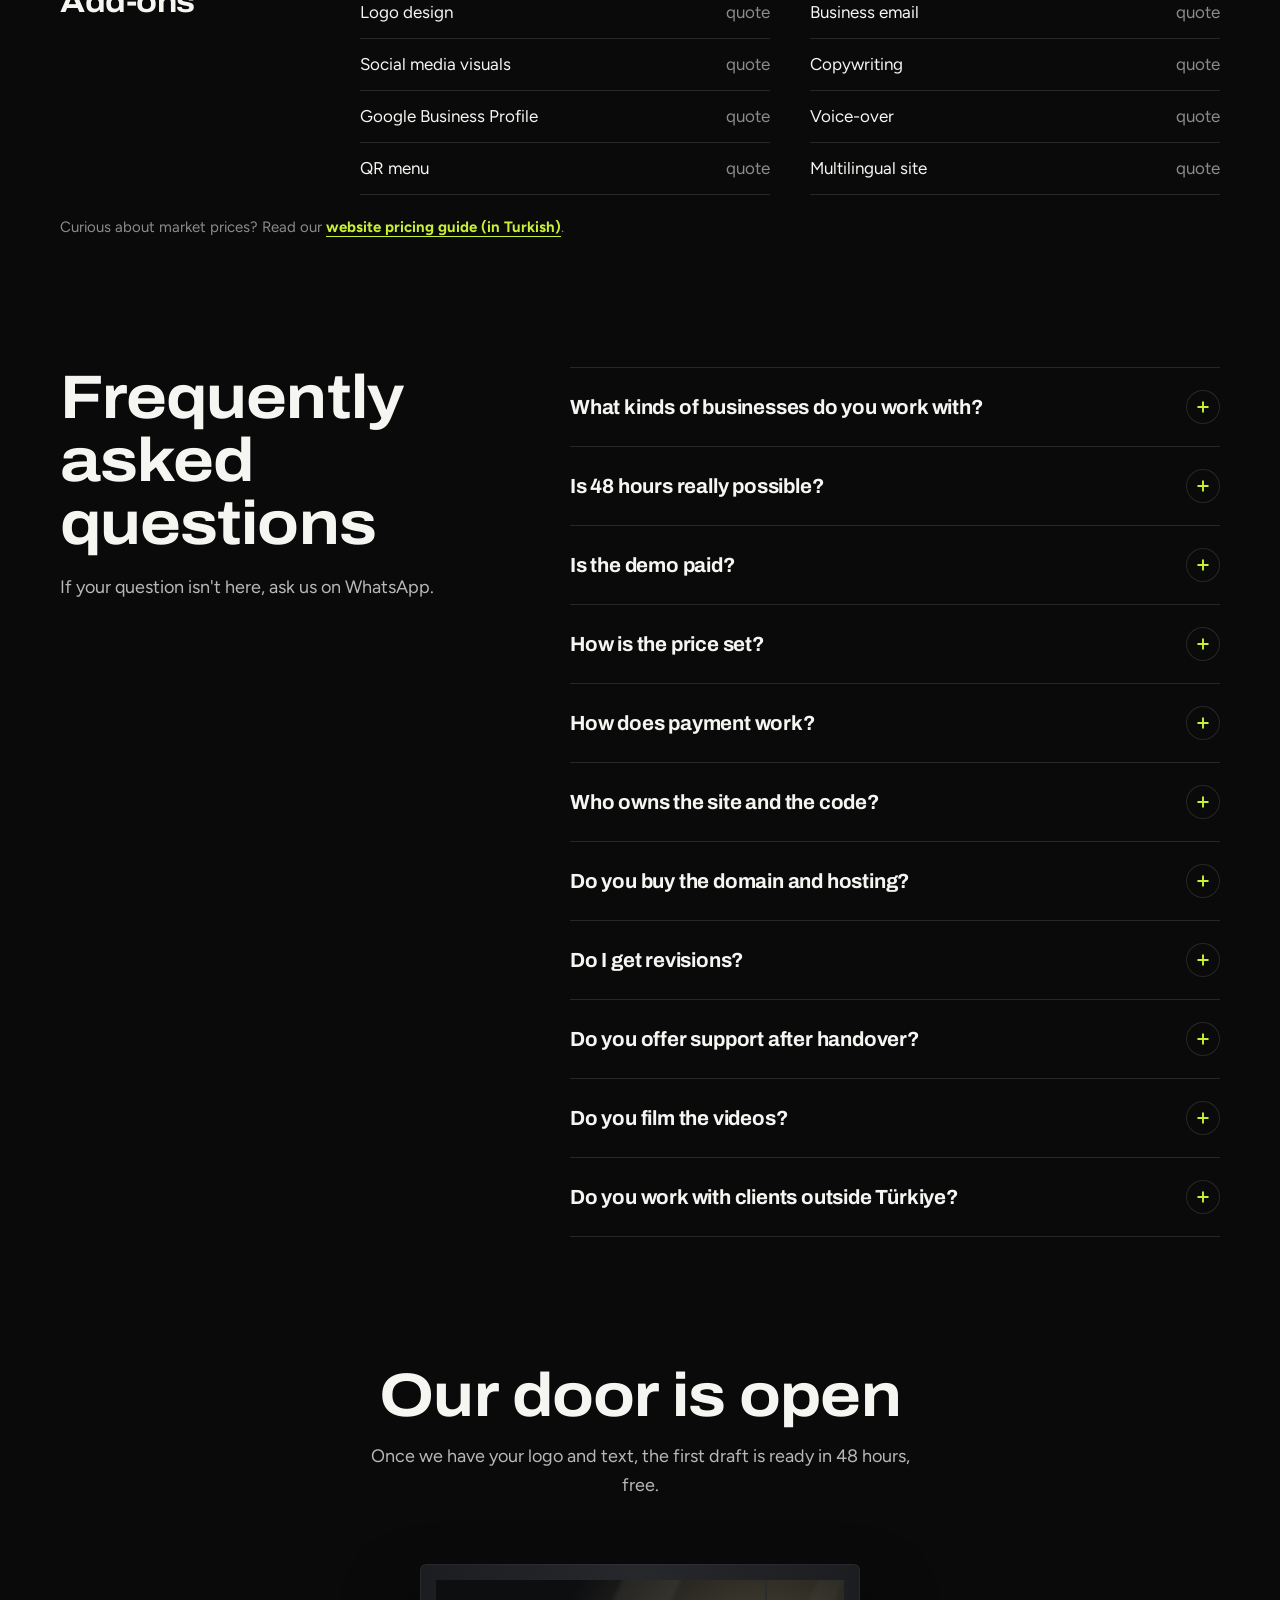
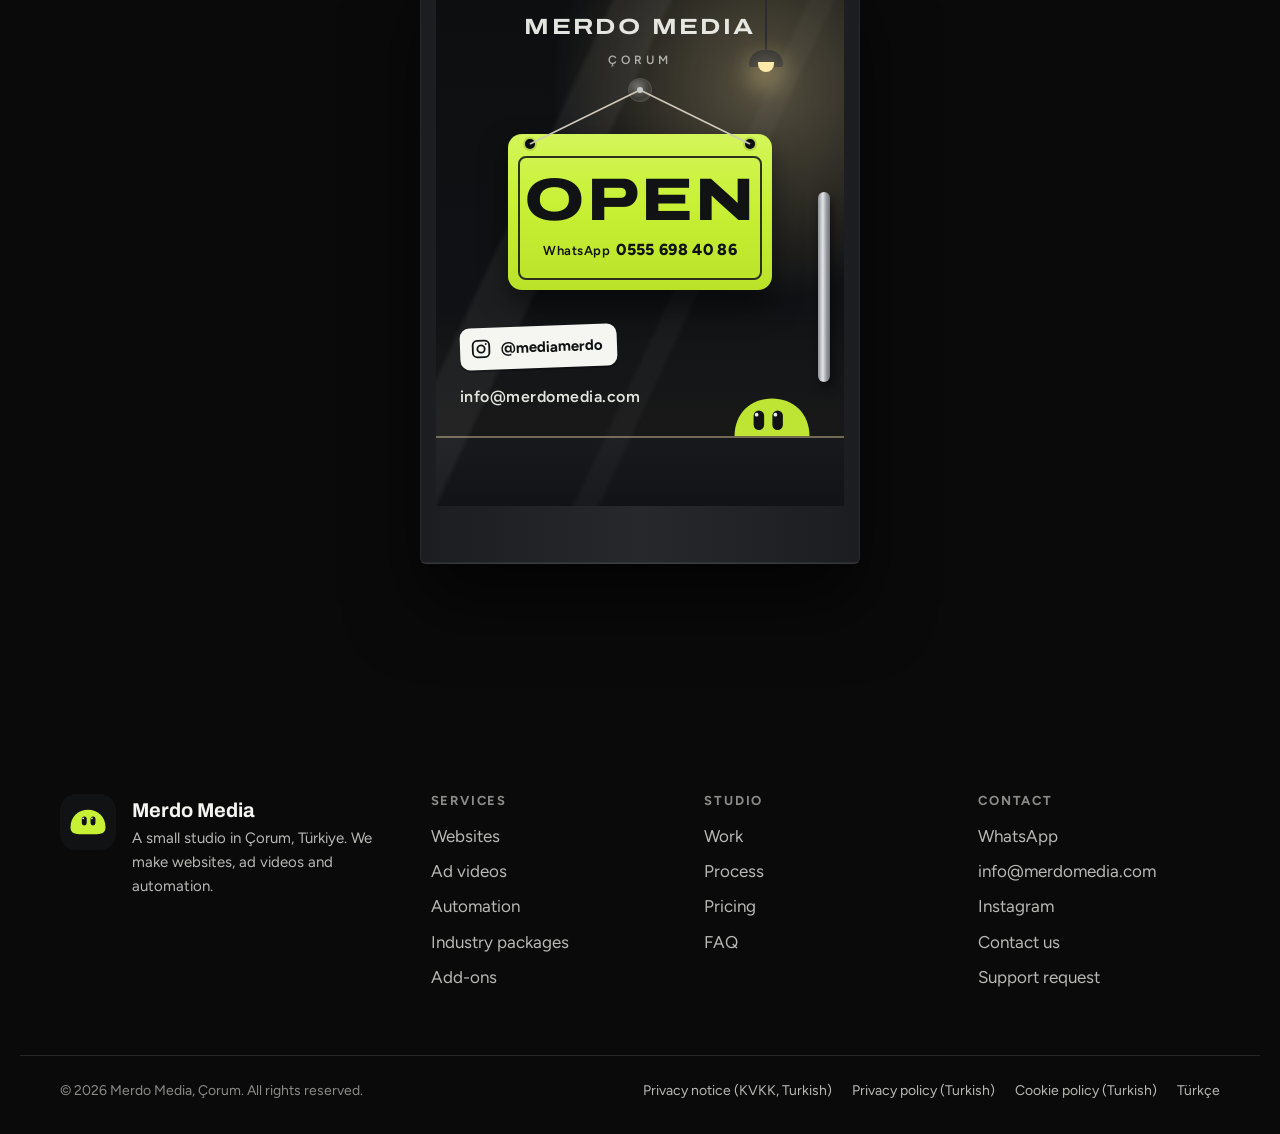
<file: en/index.html>
<!doctype html>
<html lang="en">
<head>
<meta charset="utf-8">
<meta name="viewport" content="width=device-width, initial-scale=1">
<title>Merdo Media | Websites, video and automation</title>
<meta name="description" content="Websites, ad videos and WhatsApp automation from Çorum, Türkiye. We work with clients anywhere.">
<link rel="canonical" href="https://merdomedia.com/en/">
<link rel="alternate" hreflang="tr" href="https://merdomedia.com/">
<link rel="alternate" hreflang="en" href="https://merdomedia.com/en/">
<meta name="theme-color" content="#0A0A0B">
<link rel="icon" href="../assets/favicon.svg" type="image/svg+xml">
<link rel="apple-touch-icon" href="../assets/apple-touch-icon.png">
<meta property="og:type" content="website">
<meta property="og:site_name" content="Merdo Media">
<meta property="og:locale" content="en_US">
<meta property="og:locale:alternate" content="tr_TR">
<meta property="og:title" content="Merdo Media | Websites, video and automation">
<meta property="og:description" content="Websites, ad videos and WhatsApp automation from Çorum, Türkiye. We work with clients anywhere.">
<meta property="og:url" content="https://merdomedia.com/en/">
<meta property="og:image" content="https://merdomedia.com/og-image.png">
<meta property="og:image:width" content="1200">
<meta property="og:image:height" content="630">
<meta property="og:image:alt" content="Merdo Media logo: the lime Mochi character and the merdo media wordmark">
<meta name="twitter:card" content="summary_large_image">
<script type="application/ld+json">{"@context":"https://schema.org","@type":"ProfessionalService","name":"Merdo Media","description":"Website, ad video and automation studio.","url":"https://merdomedia.com/en/","logo":"https://merdomedia.com/assets/apple-touch-icon.png","image":"https://merdomedia.com/og-image.png","telephone":"+905556984086","email":"info@merdomedia.com","areaServed":["TR","Worldwide"],"knowsLanguage":["tr","en"],"address":{"@type":"PostalAddress","addressLocality":"Çorum","addressCountry":"TR"},"sameAs":["https://instagram.com/mediamerdo"]}</script>
<link rel="preconnect" href="https://fonts.googleapis.com">
<link rel="preconnect" href="https://fonts.gstatic.com" crossorigin>
<link href="https://fonts.googleapis.com/css2?family=Archivo:wdth,wght@100..125,500..800&family=Figtree:wght@400;500;600;700;800&display=swap" rel="stylesheet">
<link rel="stylesheet" href="../assets/site.css?v=12">
</head>
<body>
<a class="skip" href="#ana">Skip to content</a>

<header class="hdr" id="hdr">
  <a href="./" class="logo" aria-label="Merdo Media home">
    <svg viewBox="-15 328 1493 525.38" aria-hidden="true">
      <g class="lg-merdo" fill="none" stroke="#F5F6F1" stroke-width="44" stroke-linecap="round" stroke-linejoin="round">
        <path class="lg-l" style="--i:4;--x:0px" d="M503 620L503 527A52 52 0 0 1 607 527L607 620L607 527A52 52 0 0 1 711 527L711 620"/>
        <path class="lg-l" style="--i:3;--x:-63px" d="M763 545L903 545A70 70 0 1 0 886.6 590"/>
        <path class="lg-l" style="--i:2;--x:-108px" d="M955 620L955 545C955 500 985 475 1030 477"/>
        <path class="lg-l" style="--i:1;--x:-152px" d="M1222 545A70 70 0 1 1 1082 545A70 70 0 1 1 1222 545L1222 390L1222 620"/>
        <path class="lg-l" style="--i:0;--x:-207px" d="M1416 545A70 70 0 1 1 1276 545A70 70 0 1 1 1416 545"/>
      </g>
      <g class="lg-media"><g transform="translate(83.67 -201.60) scale(1.3)" fill="none" stroke="#C8F135" stroke-width="21.5" stroke-linecap="round" stroke-linejoin="round"><path d="M503 770L503 732.16A22.36 22.36 0 0 1 547.72 732.16L547.72 770L547.72 732.16A22.36 22.36 0 0 1 592.44 732.16L592.44 770"/><path d="M656.94 739.9L717.14 739.9A30.1 30.1 0 1 0 710.09 759.25"/><path d="M841.84 739.9A30.1 30.1 0 1 1 781.64 739.9A30.1 30.1 0 1 1 841.84 739.9L841.84 671.1L841.84 770"/><path d="M906.34 709.8L906.34 770"/><path d="M1031.04 739.9A30.1 30.1 0 1 1 970.84 739.9A30.1 30.1 0 1 1 1031.04 739.9L1031.04 709.8L1031.04 770"/><path d="M-100 -38C-100 -103 -55 -140 0 -140C55 -140 100 -103 100 -38C100 -10 80 0 50 0L-50 0C-80 0 -100 -10 -100 -38Z" transform="translate(906.34 693) scale(.15)" fill="#C8F135" stroke="none"/></g></g>
      <g transform="translate(225 813.38) scale(2)"><path d="M-100 -38C-100 -103 -55 -140 0 -140C55 -140 100 -103 100 -38C100 -10 80 0 50 0L-50 0C-80 0 -100 -10 -100 -38Z" fill="#C8F135"/><g class="lg-eyes"><rect x="-39" y="-102" width="28" height="52" rx="14" fill="#111214"/><rect x="11" y="-102" width="28" height="52" rx="14" fill="#111214"/><circle cx="-31" cy="-91" r="5" fill="#F5F6F1"/><circle cx="19" cy="-91" r="5" fill="#F5F6F1"/></g></g>
    </svg>
  </a>
  <nav class="nav" aria-label="Main menu">
    <a href="#hizmetler">Services</a>
    <a href="#isler">Work</a>
    <a href="#surec">Process</a>
    <a href="#paketler">Pricing</a>
    <a href="#sss">FAQ</a>
    <a href="#" data-wa="destek">Support</a>
    <a href="../" hreflang="tr" lang="tr" class="nav-lang">TR</a>
  </nav>
  <a href="#iletisim" class="btn btn-lime btn-sm jelly hdr-cta">Get a demo</a>
  <button class="burger" id="burger" aria-expanded="false" aria-controls="mmenu" aria-label="Open menu"><span></span><span></span></button>
</header>
<nav class="mmenu" id="mmenu" aria-label="Mobile menu" hidden>
  <a href="#hizmetler">Services</a>
  <a href="#isler">Work</a>
  <a href="#surec">Process</a>
  <a href="#paketler">Pricing</a>
  <a href="#sss">FAQ</a>
  <a href="#" data-wa="destek">Support request</a>
  <a href="../" hreflang="tr" lang="tr">Türkçe</a>
  <a href="#iletisim" class="btn btn-lime jelly">Get a free demo</a>
</nav>

<main id="ana">

<section class="hero">
  <div class="wrap hero-grid">
    <div class="hero-copy">
      <h1 class="h1" id="h1">We handle the online side of your business.</h1>
      <p class="lead">We build websites, edit ad videos and set up automatic WhatsApp replies. We're based in Çorum, Türkiye, and work with clients anywhere.</p>
      <div class="cta-row">
        <a href="#iletisim" class="btn btn-lime jelly">Get a free demo <span class="arr">→</span></a>
        <a href="https://wa.me/905556984086" data-wa="demo" class="btn btn-ghost">Message us on WhatsApp</a>
      </div>
    </div>
    <div class="hero-stage">
      <div class="bubble hero-bubble" id="heroBubble" aria-live="off">Hello! Your first draft in <b>48 hours</b>.</div>
      <div class="mochi hero-mochi" data-mochi data-static></div>
      <div class="hero-shadow"></div>
      <div class="orbit">
        <svg class="ring back" aria-hidden="true"><path/></svg>
        <svg class="ring front" aria-hidden="true"><path/></svg>
        <a class="chip" href="#d-web" aria-label="Go to website service"><span class="chip-ic" aria-hidden="true"><svg viewBox="0 0 24 24"><rect x="2.5" y="4" width="19" height="16" rx="3"/><path d="M2.5 8.5h19"/><path class="ld" d="M6.5 13h11"/><path d="M6.5 16.5h6"/></svg></span><span class="chip-tx"><b>Website</b><small>First draft in 48 hours</small></span></a>
        <a class="chip" href="#d-video" aria-label="Go to ad video service"><span class="chip-ic" aria-hidden="true"><svg viewBox="0 0 24 24"><rect x="5.5" y="2.5" width="13" height="19" rx="3"/><path class="pl" d="M10.5 8.6v4.6l3.8-2.3z" fill="currentColor"/><path class="ld" d="M8.5 17.5h7"/></svg></span><span class="chip-tx"><b>Video</b><small>Vertical, square, landscape</small></span></a>
        <a class="chip" href="#d-oto" aria-label="Go to automation service"><span class="chip-ic" aria-hidden="true"><svg viewBox="0 0 24 24"><circle cx="5" cy="6" r="2.4"/><circle cx="5" cy="18" r="2.4"/><circle cx="19" cy="12" r="2.4"/><path d="M7.4 6.4C12 7 12 12 16.6 12M7.4 17.6C12 17 12 12 16.6 12"/><circle class="fl" r="1.7" fill="currentColor" stroke="none"/></svg></span><span class="chip-tx"><b>Automation</b><small>WhatsApp and forms</small></span></a>
      </div>
    </div>
  </div>
</section>

<section class="sec manifesto" id="manifesto">
  <div class="wrap">
    <p class="big">Before we quote, we build a draft made for your business.</p>
    <div class="man-cols">
      <p>First we listen to what you need, then we send you a free draft. If you like it, we carry on. If not, you don't pay anything.</p>
      <p>Our prices are listed further down. And once the site is live, you can still message us if something comes up.</p>
    </div>
  </div>
</section>

<section class="sec services" id="hizmetler">
  <div class="wrap">
    <div class="sec-head">
      <h2 class="h2">What we do</h2>
      <p class="sub">What each job covers. Prices are further down.</p>
    </div>

    <div class="list svc">
      <details id="d-web">
        <summary class="lr"><span class="lr-n">Website</span><span class="lr-d">A site made for your business that works on phones, with WhatsApp and a contact form.</span></summary>
        <div class="svc-body">
          <div><p class="svc-h">Included</p><ul><li>Custom design</li><li>Mobile-friendly layout</li><li>WhatsApp and contact form</li><li>Basic SEO setup</li><li>Domain and hosting setup</li></ul></div>
          <div><p class="svc-h">Not included</p><ul class="svc-no"><li>Annual domain and hosting fees</li><li>Professional photography</li><li>Long-form copywriting (add-on)</li></ul></div>
          <a class="txt-link" href="https://wa.me/905556984086" data-wa-t="Hello, I would like some information about a website.">Ask on WhatsApp →</a>
        </div>
      </details>
      <details id="d-video">
        <summary class="lr"><span class="lr-n">Ad video editing</span><span class="lr-d">From script to subtitles, delivered vertical, square and landscape.</span></summary>
        <div class="svc-body">
          <div><p class="svc-h">Included</p><ul><li>Script and storyboard</li><li>Vertical, square and landscape versions</li><li>Licensed music</li><li>Subtitles</li><li>2 rounds of revisions</li></ul></div>
          <div><p class="svc-h">Not included</p><ul class="svc-no"><li>Film crew and studio</li><li>Professional voice-over (add-on)</li><li>Ad spend</li></ul></div>
          <a class="txt-link" href="https://wa.me/905556984086" data-wa-t="Hello, I would like some information about an ad video.">Ask on WhatsApp →</a>
        </div>
      </details>
      <details id="d-oto">
        <summary class="lr"><span class="lr-n">WhatsApp automation</span><span class="lr-d">Automatic replies to incoming messages, forms saved to a sheet.</span></summary>
        <div class="svc-body">
          <div><p class="svc-h">Included</p><ul><li>Deciding together what to automate</li><li>WhatsApp Business setup</li><li>Saving forms to a sheet and notifying you</li><li>Testing and training</li><li>1 month of support</li></ul></div>
          <div><p class="svc-h">Not included</p><ul class="svc-no"><li>WhatsApp API messaging fees</li><li>Paid software subscriptions</li></ul></div>
          <a class="txt-link" href="https://wa.me/905556984086" data-wa-t="Hello, I would like some information about WhatsApp automation.">Ask on WhatsApp →</a>
        </div>
      </details>
      <details id="d-emlak">
        <summary class="lr"><span class="lr-n">Real estate automation</span><span class="lr-d">Fast WhatsApp replies to enquiries that reach your agency.</span></summary>
        <div class="svc-body">
          <div><p class="svc-h">Included</p><ul><li>Fast replies to incoming enquiries</li><li>Runs through WhatsApp</li><li>Setup and training</li></ul></div>
          <div><p class="svc-h">Pricing</p><ul><li>Setup ₺10,000 (without website)</li><li>Website + automation setup ₺20,000</li><li>Monthly maintenance ₺2,500</li></ul></div>
          <a class="txt-link" href="https://wa.me/905556984086" data-wa-t="Hello, I would like some information about real estate automation.">Ask on WhatsApp →</a>
        </div>
      </details>
      <details id="d-sektor">
        <summary class="lr"><span class="lr-n">Industry packages</span><span class="lr-d">Ready-made packages for sports clubs, cafés and restaurants.</span></summary>
        <div class="svc-body">
          <div><p class="svc-h">Sports club</p><ul><li>Site + fixtures page</li><li>Player registration form</li><li>Season promo video</li></ul></div>
          <div><p class="svc-h">Café / restaurant</p><ul><li>QR menu</li><li>Google Maps listing</li><li>Instagram visuals</li></ul></div>
          <p class="svc-tip">Ask us about industrial and clinic packages too.</p>
          <a class="txt-link" href="https://wa.me/905556984086" data-wa-t="Hello, I would like some information about your industry packages.">Ask on WhatsApp →</a>
        </div>
      </details>
    </div>

    <div class="ic">
      <div class="ic-head">
        <h3 class="h3" id="icBaslik">What every site comes with</h3>
        <p class="sub">Whichever package you pick, this is what comes in the box.</p>
      </div>
      <div class="ic-kutu">
        <div class="ic-kapak" aria-hidden="true"></div>
        <div class="ic-yuz">
          <div class="ic-yan" aria-hidden="true"></div>
          <div class="ic-muhur" role="img" aria-label="Mochi approved">
            <svg viewBox="0 0 120 120" aria-hidden="true" focusable="false">
              <defs><path id="icTur" d="M60 60m-45 0a45 45 0 1 1 90 0a45 45 0 1 1 -90 0"/></defs>
              <circle cx="60" cy="60" r="57" fill="#111214"/>
              <circle cx="60" cy="60" r="53" fill="none" stroke="#C8F135" stroke-width="2"/>
              <circle cx="60" cy="60" r="35" fill="none" stroke="#C8F135" stroke-width="1.5" stroke-dasharray="3 3"/>
              <text font-family="Figtree,Arial,sans-serif" font-weight="800" font-size="12.5" letter-spacing="1.4" fill="#C8F135"><textPath href="#icTur" startOffset="0">MOCHI APPROVED ✦ MERDO MEDIA ✦</textPath></text>
              <svg x="34" y="44" width="52" height="37" viewBox="-112 -152 224 158"><path d="M-100 -38C-100 -103 -55 -140 0 -140C55 -140 100 -103 100 -38C100 -10 80 0 50 0L-50 0C-80 0 -100 -10 -100 -38Z" fill="#C8F135"/><g class="m-open"><rect x="-39" y="-102" width="28" height="52" rx="14" fill="#111214"/><rect x="11" y="-102" width="28" height="52" rx="14" fill="#111214"/><circle cx="-31" cy="-91" r="5" fill="#F5F6F1"/><circle cx="19" cy="-91" r="5" fill="#F5F6F1"/></g></svg>
            </svg>
          </div>
          <div class="ic-marka">
            <div>
              <p class="ic-logo">merdo</p>
              <p class="ic-urun">Website<br>custom design</p>
            </div>
            <div>
              <p class="ic-net">Net: 1 website</p>
              <p class="ic-uyari" aria-hidden="true"><b>↑↑</b>This way up</p>
              <p class="ic-uretim">Made in Çorum.</p>
            </div>
          </div>
          <div class="ic-etiket">
            <h4>Nutrition Facts</h4>
            <p class="ic-porsiyon"><b>Serving size:</b> 1 website<br><b>Servings per box:</b> 1</p>
            <div class="ic-kalin"></div>
            <div class="ic-ust"><span>Per site</span><span>% Included</span></div>
            <ul class="ic-satirlar" id="icSatirlar">
              <li tabindex="0" data-acik="We shrink the images and leave out code you don't need. Visitors don't wait."><span><b>Speed</b> <em>unneeded code 0 g</em></span><strong>100%</strong></li>
              <li tabindex="0" data-acik="Titles, descriptions and a sitemap come set up."><span><b>Google settings</b> <em>3 settings</em></span><strong>100%</strong></li>
              <li tabindex="0" data-acik="Most visitors come from a phone, so that's where we test the design first."><span><b>Mobile-friendly</b> <em>phone first</em></span><strong>100%</strong></li>
              <li tabindex="0" data-acik="The site runs on https and gets backed up regularly."><span><b>SSL and backups</b> <em>regular</em></span><strong>100%</strong></li>
              <li tabindex="0" data-acik="You can see how many people visit and where they come from."><span><b>Visitor stats</b> <em>how many, from where</em></span><strong>100%</strong></li>
              <li tabindex="0" data-acik="On a maintenance plan, we change text, prices or photos for you."><span><b>Easy updates</b> <em>with maintenance</em></span><strong>optional</strong></li>
            </ul>
            <p class="ic-acik" id="icAcik" aria-live="polite"><b>*</b> Same in every package.</p>
            <div class="ic-orta"></div>
            <p class="ic-icerik"><b>Ingredients:</b> custom design, compressed images, clean code, title and description tags, sitemap, SSL certificate, regular backups, visitor stats, WhatsApp button, contact form.</p>
            <p class="ic-icerik"><b>Allergy advice:</b> Contains no lock-in. The code and domain are yours.</p>
          </div>
        </div>
      </div>
    </div>
  </div>
</section>

<section class="sec works" id="isler">
  <div class="wrap">
    <div class="sec-head">
      <h2 class="h2">Our work</h2>
      <p class="sub">You can open the sites live. The app will be here soon.</p>
    </div>
    <div class="work-grid" id="works">
      <a class="work jelly-card w-wide" href="https://mertozmen899-alt.github.io/merdo-mobilya-demo/" target="_blank" rel="noopener">
        <div class="work-img"><img src="../assets/ref-mobilya.webp" alt="Merdo Mobilya demo site screenshot" width="1280" height="800" loading="lazy"></div>
        <div class="work-meta"><span class="tag">Web</span><h3>Merdo Mobilya</h3><p>A demo site we built as an example</p><span class="go">Open live ↗</span></div>
      </a>
      <div class="work w-phone">
        <div class="work-img phone"><img src="../assets/ref-sanayim.webp" alt="Sanayim app home screen" width="540" height="960" loading="lazy"></div>
        <div class="work-meta"><span class="tag">Mobile app</span><h3>Sanayim</h3><p>App for finding mechanics and parts in Çorum's industrial estate</p><span class="go soon">Coming soon</span></div>
      </div>
      <a class="work jelly-card w-wide" href="https://mertozmen899-alt.github.io/norevo/giris.html" target="_blank" rel="noopener">
        <div class="work-img"><img src="../assets/ref-norevo.webp" alt="Norevo screenshot" width="1280" height="800" loading="lazy"></div>
        <div class="work-meta"><span class="tag">Monthly automation</span><h3>Norevo</h3><p>Google and Maps rank tracking bot</p><span class="go">Open live ↗</span></div>
      </a>
    </div>
  </div>
</section>

<section class="sec process" id="surec">
  <div class="wrap">
    <div class="sec-head">
      <h2 class="h2">Process</h2>
      <p class="sub">Five steps. The first draft arrives within 48 hours.</p>
    </div>

    <ol class="list steps">
      <li class="lr"><span class="st-no">01</span><span class="lr-n">Intro call</span><span class="st-t">15 min</span><span class="lr-d">A call or a few WhatsApp messages about what you need and the sites you like.</span></li>
      <li class="lr"><span class="st-no">02</span><span class="lr-n">First draft</span><span class="st-t">48 hours</span><span class="lr-d">You send your logo and text, and we send back a free first draft as a link.</span></li>
      <li class="lr"><span class="st-no">03</span><span class="lr-n">Changes</span><span class="st-t">1-2 days</span><span class="lr-d">List what you'd like changed in one message and we fix it.</span></li>
      <li class="lr"><span class="st-no">04</span><span class="lr-n">Launch</span><span class="st-t">same day</span><span class="lr-d">We put the site live and show you how to update it.</span></li>
      <li class="lr"><span class="st-no">05</span><span class="lr-n">Maintenance</span><span class="st-t">monthly, optional</span><span class="lr-d">For a monthly fee we take care of small changes and backups.</span></li>
    </ol>
    <p class="list-after"><a class="txt-link" href="https://wa.me/905556984086" data-wa-t="Hello, I would like to take the first step on a website.">Let's take the first step →</a></p>
  </div>
</section>

<section class="sec pricing" id="paketler">
  <div class="wrap">
    <div class="sec-head">
      <h2 class="h2">Prices</h2>
      <p class="sub">You get a firm price in writing before we start. Website and Norevo prices are starting prices, real estate rows are fixed prices. The final website total depends on the number of pages and the add-ons you pick. International clients get quotes in USD or EUR.</p>
    </div>

    <table class="ptable">
      <thead><tr><th scope="col">Package</th><th scope="col">What's in it</th><th scope="col">Price</th></tr></thead>
      <tbody>
        <tr><th scope="row">Website</th><td>Custom design, mobile-friendly, WhatsApp and form, basic SEO</td><td class="lr-p">From ₺10,000</td></tr>
        <tr><th scope="row">Real estate automation</th><td>Runs on WhatsApp, training included</td><td class="lr-p">₺10,000</td></tr>
        <tr><th scope="row">Website + real estate automation</th><td>Site and automation in one package</td><td class="lr-p">₺20,000</td></tr>
        <tr><th scope="row">Real estate monthly maintenance</th><td>For both real estate packages</td><td class="lr-p">₺2,500/month</td></tr>
        <tr><th scope="row">Norevo</th><td>Google rank tracking bot, free trial</td><td class="lr-p">From ₺999/month</td></tr>
        <tr><th scope="row">Other work</th><td>Automation, video series, multilingual site</td><td class="lr-p">Quote</td></tr>
      </tbody>
    </table>
    <p class="p-note">The first draft is free, and if you don't like it you don't pay. The code and domain are yours and the hosting is handed over to you. If you prefer, we split the payment between the start and handover.</p>

    <div class="extras" id="ekler">
      <h3 class="h3">Add-ons</h3>
      <ul class="ex-list">
        <li><span>Logo design</span><span>quote</span></li>
        <li><span>Social media visuals</span><span>quote</span></li>
        <li><span>Google Business Profile</span><span>quote</span></li>
        <li><span>QR menu</span><span>quote</span></li>
        <li><span>Business email</span><span>quote</span></li>
        <li><span>Copywriting</span><span>quote</span></li>
        <li><span>Voice-over</span><span>quote</span></li>
        <li><span>Multilingual site</span><span>quote</span></li>
      </ul>
    </div>

    <p class="list-note">Curious about market prices? Read our <a class="txt-link" href="../web-sitesi-fiyatlari.html" hreflang="tr">website pricing guide (in Turkish)</a>.</p>
  </div>
</section>

<section class="sec faq" id="sss">
  <div class="wrap faq-grid">
    <div class="faq-side">
      <h2 class="h2">Frequently asked questions</h2>
      <p class="sub">If your question isn't here, ask us on WhatsApp.</p>
    </div>
    <div class="faq-list">
      <details><summary>What kinds of businesses do you work with?</summary><p>Mostly local shops, cafés, clinics, sports clubs and industrial firms. Small or large doesn't matter.</p></details>
      <details><summary>Is 48 hours really possible?</summary><p>Once we have your logo and text, we send the first draft within 48 hours. How long the final version takes depends on how many rounds of changes we do.</p></details>
      <details><summary>Is the demo paid?</summary><p>No. The first draft is free. If you don't like it, you don't pay anything.</p></details>
      <details><summary>How is the price set?</summary><p>We look at the number of pages, who writes the content and which add-ons you want. You get the price in writing before we start.</p></details>
      <details><summary>How does payment work?</summary><p>The payment plan is in the quote. If you like, we can split it between the start of work and handover.</p></details>
      <details><summary>Who owns the site and the code?</summary><p>You do, entirely. The code and domain are yours and the hosting is handed over to you too. You're never tied to us.</p></details>
      <details><summary>Do you buy the domain and hosting?</summary><p>We can use what you already have or set it up on your behalf. Either way, the accounts are opened in your name.</p></details>
      <details><summary>Do I get revisions?</summary><p>Yes. The number of revisions is in the quote. Small fixes we usually make the same day.</p></details>
      <details><summary>Do you offer support after handover?</summary><p>Yes. On a monthly maintenance plan we handle updates and backups. Existing clients can message our WhatsApp support line.</p></details>
      <details><summary>Do you film the videos?</summary><p>We usually make videos with animation and motion graphics. We can also use footage you shoot yourself. A film crew is a separate service.</p></details>
      <details><summary>Do you work with clients outside Türkiye?</summary><p>Yes. We work in Turkish and English and quote international projects in USD or EUR.</p></details>
    </div>
  </div>
</section>

<section class="sec" id="iletisim">
  <div class="wrap">
    <div class="sec-head kapi-head">
      <h2 class="h2">Our door is open</h2>
      <p class="sub">Once we have your logo and text, the first draft is ready in 48 hours, free.</p>
    </div>
    <div class="kapi-door">
    <div class="kapi-glass">
      <div class="kapi-room" aria-hidden="true">
        <div class="kapi-lamp"><i></i><b></b></div>
        <div class="kapi-mochi"><svg viewBox="-112 -152 224 158" focusable="false"><g class="m-body"><path class="m-shape" d="M-100 -38C-100 -103 -55 -140 0 -140C55 -140 100 -103 100 -38C100 -10 80 0 50 0L-50 0C-80 0 -100 -10 -100 -38Z" fill="#C8F135"/><g class="m-eyes"><g class="m-open"><rect x="-39" y="-102" width="28" height="52" rx="14" fill="#111214"/><rect x="11" y="-102" width="28" height="52" rx="14" fill="#111214"/><circle cx="-31" cy="-91" r="5" fill="#F5F6F1"/><circle cx="19" cy="-91" r="5" fill="#F5F6F1"/></g></g></g></svg></div>
        <div class="kapi-counter"></div>
      </div>
      <i class="kapi-glare"></i>

      <div class="kapi-letters"><b>MERDO MEDIA</b><span>Çorum</span></div>

      <span class="kapi-cup" aria-hidden="true"></span>
      <div class="kapi-hang">
        <div class="kapi-swing">
          <svg class="kapi-cord" aria-hidden="true"><line x1="50%" y1="0" x2="22" y2="54"/><line class="r" x1="50%" y1="0" x2="22" y2="54"/></svg>
          <a class="kapi-sign" href="https://wa.me/905556984086" target="_blank" rel="noopener" aria-label="Message us on WhatsApp: 0555 698 40 86">
            <span class="kapi-face kapi-closed" aria-hidden="true">CLOSED</span>
            <span class="kapi-face kapi-open"><span class="in"></span><strong>OPEN</strong><small>WhatsApp<b>0555 698 40 86</b></small></span>
          </a>
        </div>
      </div>

      <div class="kapi-stick">
        <a class="kapi-ig" href="https://instagram.com/mediamerdo" target="_blank" rel="noopener">
          <svg viewBox="0 0 24 24" fill="none" stroke="#111214" stroke-width="2" aria-hidden="true"><rect x="3" y="3" width="18" height="18" rx="5"/><circle cx="12" cy="12" r="4"/><circle cx="17.3" cy="6.7" r="1" fill="#111214" stroke="none"/></svg>
          <span>@mediamerdo</span>
        </a>
        <a class="kapi-mail" href="mailto:info@merdomedia.com">info@merdomedia.com</a>
      </div>
    </div>
    <span class="kapi-handle" aria-hidden="true"></span>
  </div>
  </div>
</section>
</main>

<footer class="ftr">
  <div class="wrap ftr-grid">
    <div class="ftr-brand">
      <img src="../assets/favicon.svg" alt="" width="56" height="56">
      <p><b>Merdo Media</b><br>A small studio in Çorum, Türkiye. We make websites, ad videos and automation.</p>
    </div>
    <div><h2>Services</h2><ul><li><a href="#d-web">Websites</a></li><li><a href="#d-video">Ad videos</a></li><li><a href="#d-oto">Automation</a></li><li><a href="#d-sektor">Industry packages</a></li><li><a href="#ekler">Add-ons</a></li></ul></div>
    <div><h2>Studio</h2><ul><li><a href="#isler">Work</a></li><li><a href="#surec">Process</a></li><li><a href="#paketler">Pricing</a></li><li><a href="#sss">FAQ</a></li></ul></div>
    <div><h2>Contact</h2><ul><li><a href="#" data-wa="demo">WhatsApp</a></li><li><a href="mailto:info@merdomedia.com">info@merdomedia.com</a></li><li><a href="https://instagram.com/mediamerdo" target="_blank" rel="noopener">Instagram</a></li><li><a href="#iletisim">Contact us</a></li><li><a href="#" data-wa="destek">Support request</a></li></ul></div>
  </div>
  <div class="wrap ftr-bot">
    <span>© 2026 Merdo Media, Çorum. All rights reserved.</span>
    <span class="legal"><a href="../kvkk.html" hreflang="tr">Privacy notice (KVKK, Turkish)</a><a href="../gizlilik.html" hreflang="tr">Privacy policy (Turkish)</a><a href="../cerez.html" hreflang="tr">Cookie policy (Turkish)</a><a href="../" hreflang="tr" lang="tr">Türkçe</a></span>
  </div>
</footer>

<div class="guide" id="guide">
  <div class="cw-panel" id="cwPanel" role="dialog" aria-label="Merdo Media chat assistant">
    <div class="cw-head"><span class="cw-av mochi" data-mochi></span><div><b>Mochi</b><small>Automated assistant</small></div><button type="button" id="cwClose" aria-label="Close chat"><svg width="14" height="14" viewBox="0 0 14 14" aria-hidden="true"><path d="M2 2l10 10M12 2L2 12" stroke="currentColor" stroke-width="2.2" stroke-linecap="round"/></svg></button></div>
    <div class="cw-body" id="cwBody" aria-live="polite"></div>
    <p class="cw-err" id="cwErr" role="alert"></p>
    <form class="cw-in" id="cwIn"><input id="cwInput" aria-label="Your message" maxlength="80"><button type="submit" aria-label="Send">→</button></form>
    <div class="cw-foot">We'll get back to you on WhatsApp. <a href="../kvkk.html" hreflang="tr">Privacy</a></div>
  </div>
  <button type="button" class="ml" id="guideBtn" aria-label="Open chat" aria-expanded="false" aria-controls="cwPanel">
    <span class="ml-bubble" aria-hidden="true">Got a question?</span>
    <span class="ml-clip"><span class="mochi ml-mochi" data-mochi data-static></span></span>
  </button>
</div>

<script>
window.MERDO_TEXT = {
  kvkkUrl: '../kvkk.html',
  heroLines: ['Hello! Your first draft in <b>48 hours</b>.', 'Hey, that tickles!', 'Our work is a bit further down.'],
  heroAsk: [
    ['We build your site for <b>Google</b>, so customers find you.', 'You get the first draft in <b>48 hours</b>.'],
    ['We <b>edit</b> your ad videos.', 'One video, delivered <b>vertical, square and wide</b>.'],
    ['We set up a WhatsApp assistant that replies <b>24/7</b>.', 'We connect <b>automation</b> to your site, forms go straight to a sheet.'],
  ],
  wa: { demo: 'Hello Merdo Media, I would like a free demo.', destek: "Hello, I'm an existing client. I have a support / maintenance request: " },
  menuOpen: 'Open menu', menuClose: 'Close menu',
  fm: { errName: 'Please enter your name.', errPhone: 'Please enter a valid phone number.' },
  chat: {
    hello: "Hi, I'm Mochi, Merdo Media's automated assistant.",
    ask: 'What would you like to know?', askAgain: 'Anything else I can help with?',
    topics: {
      web: ['I need a website', 'With a few details from you we can start on your first draft.'],
      video: ['I need an ad video', 'We make each video in vertical, square and landscape. If you have footage, we can use it.'],
      oto: ['WhatsApp / form automation', 'We set up automatic replies for incoming WhatsApp messages and save your forms to a spreadsheet.'],
      emlak: ['Real estate automation', "Real estate automation setup is ₺10,000, or ₺20,000 together with a website. Monthly maintenance is ₺2,500."],
      fiyat: ["I'd like to see prices", 'Websites start from ₺10,000, real estate automation ₺10,000 (₺20,000 with a website, plus ₺2,500/month maintenance) and Norevo from ₺999/month. International clients get quotes in USD or EUR. A few details are all we need for your quote.'],
    },
    client: "I'm already a client", clientReply: 'Welcome back. You can send your support request on WhatsApp.',    writeWa: 'Message on WhatsApp →', other: 'Something else',
    askName: 'What should I call you? Could you type your name?', namePh: 'Your name', phonePh: '+90 5xx xxx xx xx',
    nice: n => `Nice to meet you, ${n}. Could you share your WhatsApp number? We'll get back to you there.`,
    ready: "Thanks, your message is ready. Send it on WhatsApp with the button below and we'll reply soon.",
    privacy: url => `Your details are used only for this request. <a href="${url}">Privacy notice (KVKK)</a>`,
    sendWa: 'Send on WhatsApp →',
    msg: (topic, ad, tel) => `Hello Merdo Media, I would like some information.\nTopic: ${topic}\nName: ${ad}\nPhone: ${tel}`,
    open: 'Open chat', close: 'Close chat',
    refYes: 'Yes, show me', refNo: "No, let's continue", refOpen: 'Open the site ↗',
    refAfter: 'If you like it, we can make something similar for you.',
    refAlt: t => `${t} screenshot`,
    refs: {
      web: { q: 'Would you like to see an example site?', intro: 'A demo site we built as an example:', title: 'Merdo Mobilya', desc: 'Demo for a furniture store', url: 'https://mertozmen899-alt.github.io/merdo-mobilya-demo/', img: 'ref-mobilya.webp' },
      oto: { q: 'Would you like to see one of our automations?', intro: 'Our own automation, Norevo:', title: 'Norevo', desc: 'Google and Maps ranking tracker', url: 'https://mertozmen899-alt.github.io/norevo/', img: 'ref-norevo.webp' },
    },
  },
};
</script>
<script src="../assets/site.js?v=13" defer></script>
</body>
</html>
</file>
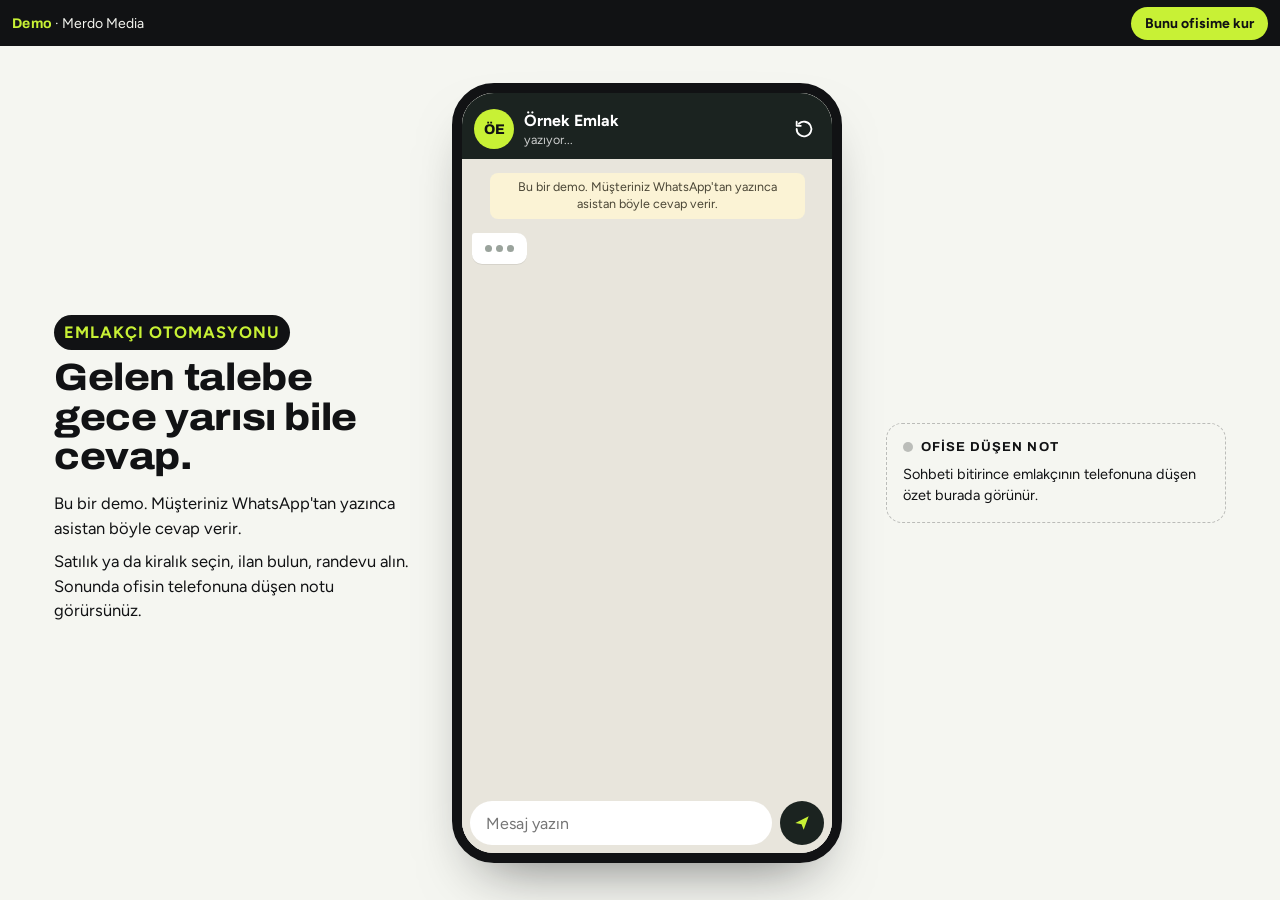
<file: demo/emlak/index.html>
<!doctype html>
<html lang="tr">
<head>
<meta charset="utf-8">
<meta name="viewport" content="width=device-width, initial-scale=1, viewport-fit=cover, interactive-widget=resizes-content">
<meta name="robots" content="noindex,nofollow">
<meta name="theme-color" content="#111214">
<title>Emlak asistanı demosu · Merdo Media</title>
<link rel="preconnect" href="https://fonts.googleapis.com">
<link rel="preconnect" href="https://fonts.gstatic.com" crossorigin>
<link href="https://fonts.googleapis.com/css2?family=Archivo:wdth,wght@100..125,500..800&family=Figtree:wght@400;500;600;700;800&display=swap" rel="stylesheet">
<link rel="stylesheet" href="demo.css">
</head>
<body>
<header class="strip">
  <span class="strip-brand"><b>Demo</b> · Merdo Media</span>
  <a class="strip-cta" href="https://wa.me/905556984086?text=Merhaba%2C%20emlak%20WhatsApp%20asistan%C4%B1%20demosunu%20denedim%2C%20ofisime%20kurmak%20istiyorum." target="_blank" rel="noopener">Bunu ofisime kur</a>
</header>

<main class="stage">
  <section class="intro">
    <p class="eyebrow">Emlakçı otomasyonu</p>
    <h1>Gelen talebe gece yarısı bile cevap.</h1>
    <p>Bu bir demo. Müşteriniz WhatsApp'tan yazınca asistan böyle cevap verir.</p>
    <p>Satılık ya da kiralık seçin, ilan bulun, randevu alın. Sonunda ofisin telefonuna düşen notu görürsünüz.</p>
  </section>

  <div class="phone">
    <div class="chat">
      <div class="chat-head">
        <span class="avatar" id="avatar" aria-hidden="true"></span>
        <div class="chat-who">
          <p class="chat-name" id="ofisAd">Yükleniyor...</p>
          <p class="chat-status" id="status">çevrimiçi</p>
        </div>
        <button type="button" class="head-btn" id="restart" aria-label="Sohbeti baştan başlat">
          <svg viewBox="0 0 24 24" width="22" height="22" aria-hidden="true"><path d="M4 12a8 8 0 1 0 2.4-5.7M4 4v4.5h4.5" fill="none" stroke="currentColor" stroke-width="2" stroke-linecap="round" stroke-linejoin="round"/></svg>
        </button>
      </div>
      <div class="chat-log" id="log" role="log" aria-live="polite" aria-label="Sohbet"></div>
      <form class="chat-input" id="form" autocomplete="off">
        <label class="sr-only" for="msg">Mesajınız</label>
        <input id="msg" type="text" placeholder="Mesaj yazın" enterkeyhint="send">
        <button type="submit" aria-label="Gönder">
          <svg viewBox="0 0 24 24" width="20" height="20" aria-hidden="true"><path d="M4 12l16-8-6 16-2.5-6.5z" fill="currentColor"/></svg>
        </button>
      </form>
    </div>
  </div>

  <aside class="note" id="note" aria-labelledby="noteTitle">
    <div class="note-card" id="noteCard" tabindex="-1">
      <div class="note-top">
        <span class="note-dot" aria-hidden="true"></span>
        <h2 id="noteTitle">Ofise düşen not</h2>
        <button type="button" class="note-close" id="noteClose" aria-label="Notu kapat">&times;</button>
      </div>
      <div id="noteBody"></div>
      <div class="note-actions" id="noteActions" hidden>
        <button type="button" class="note-again" id="noteAgain">Baştan dene</button>
        <a class="note-cta" href="https://wa.me/905556984086?text=Merhaba%2C%20emlak%20WhatsApp%20asistan%C4%B1%20demosunu%20denedim%2C%20ofisime%20kurmak%20istiyorum." target="_blank" rel="noopener">Bunu ofisime kur</a>
      </div>
    </div>
  </aside>
  <div class="backdrop" id="backdrop" hidden></div>
</main>

<script src="demo.js"></script>
</body>
</html>
</file>
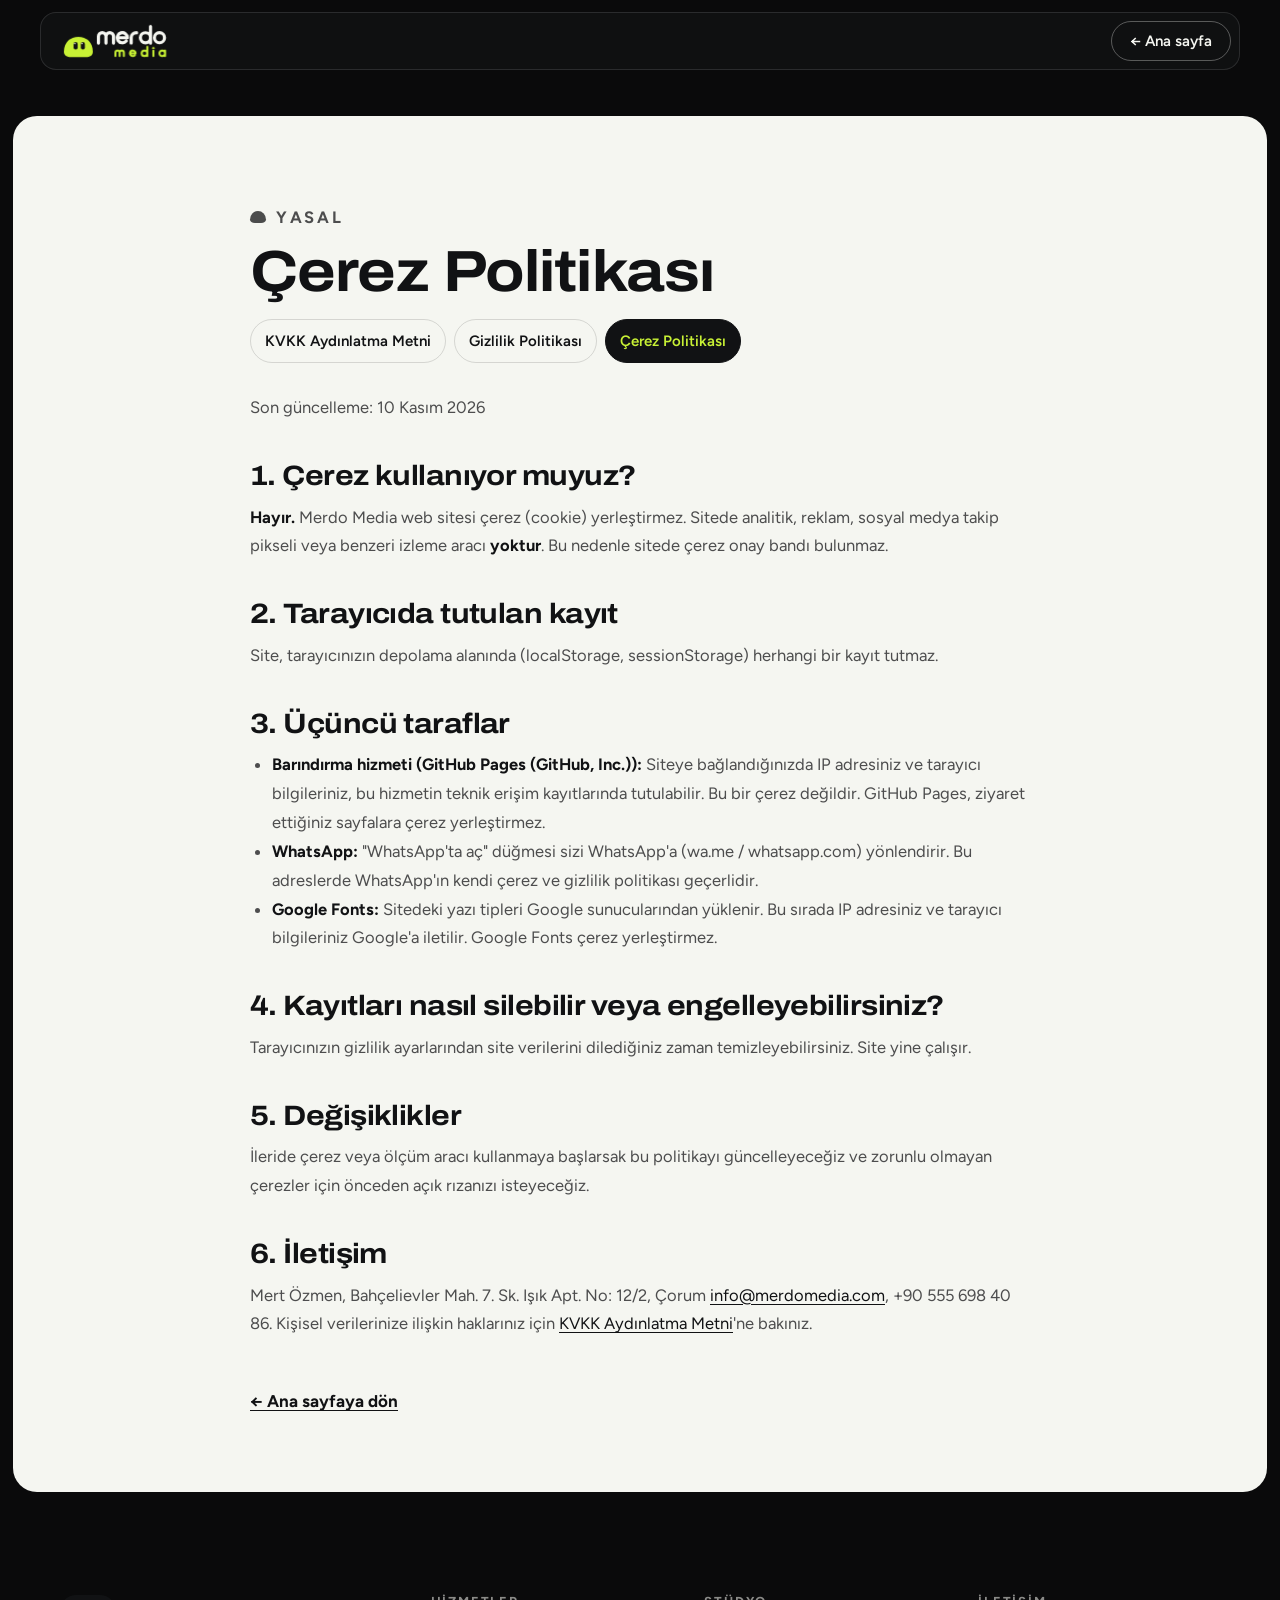
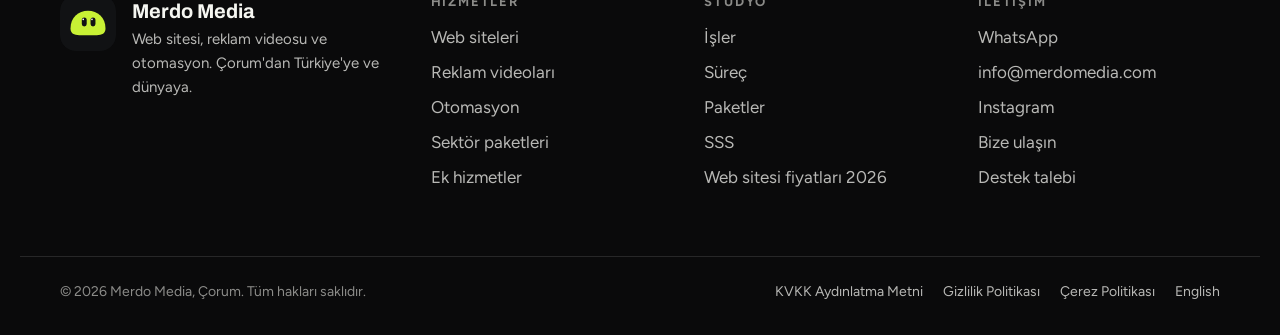
<file: cerez.html>
<!doctype html>
<html lang="tr">
<head>
<meta charset="utf-8">
<meta name="viewport" content="width=device-width, initial-scale=1">
<title>Çerez Politikası | Merdo Media</title>
<meta name="description" content="Merdo Media çerez politikası: hangi bilgilerin, hangi amaçla ve nasıl işlendiği.">
<link rel="canonical" href="https://merdomedia.com/cerez.html">
<meta name="robots" content="index,follow">
<meta name="theme-color" content="#0A0A0B">
<link rel="icon" href="assets/favicon.svg" type="image/svg+xml">
<link rel="apple-touch-icon" href="assets/apple-touch-icon.png">
<link rel="preconnect" href="https://fonts.googleapis.com">
<link rel="preconnect" href="https://fonts.gstatic.com" crossorigin>
<link href="https://fonts.googleapis.com/css2?family=Archivo:wdth,wght@100..125,500..800&family=Figtree:wght@400;500;600;700&display=swap" rel="stylesheet">
<link rel="stylesheet" href="assets/site.css?v=12">
</head>
<body>
<a class="skip" href="#ana">İçeriğe geç</a>

<header class="hdr" id="hdr">
  <a href="./" class="logo" aria-label="Merdo Media ana sayfa">
    <svg viewBox="-15 328 1493 525.38" aria-hidden="true">
      <g class="lg-merdo" fill="none" stroke="#F5F6F1" stroke-width="44" stroke-linecap="round" stroke-linejoin="round">
        <path class="lg-l" style="--i:4;--x:0px" d="M503 620L503 527A52 52 0 0 1 607 527L607 620L607 527A52 52 0 0 1 711 527L711 620"/>
        <path class="lg-l" style="--i:3;--x:-63px" d="M763 545L903 545A70 70 0 1 0 886.6 590"/>
        <path class="lg-l" style="--i:2;--x:-108px" d="M955 620L955 545C955 500 985 475 1030 477"/>
        <path class="lg-l" style="--i:1;--x:-152px" d="M1222 545A70 70 0 1 1 1082 545A70 70 0 1 1 1222 545L1222 390L1222 620"/>
        <path class="lg-l" style="--i:0;--x:-207px" d="M1416 545A70 70 0 1 1 1276 545A70 70 0 1 1 1416 545"/>
      </g>
      <g class="lg-media"><g transform="translate(83.67 -201.60) scale(1.3)" fill="none" stroke="#C8F135" stroke-width="21.5" stroke-linecap="round" stroke-linejoin="round"><path d="M503 770L503 732.16A22.36 22.36 0 0 1 547.72 732.16L547.72 770L547.72 732.16A22.36 22.36 0 0 1 592.44 732.16L592.44 770"/><path d="M656.94 739.9L717.14 739.9A30.1 30.1 0 1 0 710.09 759.25"/><path d="M841.84 739.9A30.1 30.1 0 1 1 781.64 739.9A30.1 30.1 0 1 1 841.84 739.9L841.84 671.1L841.84 770"/><path d="M906.34 709.8L906.34 770"/><path d="M1031.04 739.9A30.1 30.1 0 1 1 970.84 739.9A30.1 30.1 0 1 1 1031.04 739.9L1031.04 709.8L1031.04 770"/><path d="M-100 -38C-100 -103 -55 -140 0 -140C55 -140 100 -103 100 -38C100 -10 80 0 50 0L-50 0C-80 0 -100 -10 -100 -38Z" transform="translate(906.34 693) scale(.15)" fill="#C8F135" stroke="none"/></g></g>
      <g transform="translate(225 813.38) scale(2)"><path d="M-100 -38C-100 -103 -55 -140 0 -140C55 -140 100 -103 100 -38C100 -10 80 0 50 0L-50 0C-80 0 -100 -10 -100 -38Z" fill="#C8F135"/><g class="lg-eyes"><rect x="-39" y="-102" width="28" height="52" rx="14" fill="#111214"/><rect x="11" y="-102" width="28" height="52" rx="14" fill="#111214"/><circle cx="-31" cy="-91" r="5" fill="#F5F6F1"/><circle cx="19" cy="-91" r="5" fill="#F5F6F1"/></g></g>
    </svg>
  </a>
  <a href="./" class="btn btn-ghost btn-sm jelly hdr-back">← Ana sayfa</a>
</header>

<main id="ana" class="sub-main">
<div class="panel paper doc-panel"><div class="wrap doc">
<p class="kicker">Yasal</p>
<h1>Çerez Politikası</h1>
<p class="nav-legal"><a href="kvkk.html">KVKK Aydınlatma Metni</a> <a href="gizlilik.html">Gizlilik Politikası</a> <a href="cerez.html" aria-current="page">Çerez Politikası</a></p>
<p>Son güncelleme: 10 Kasım 2026</p>
<h2>1. Çerez kullanıyor muyuz?</h2>
<p><strong>Hayır.</strong> Merdo Media web sitesi çerez (cookie) yerleştirmez. Sitede analitik, reklam, sosyal medya takip pikseli veya benzeri izleme aracı <strong>yoktur</strong>. Bu nedenle sitede çerez onay bandı bulunmaz.</p>
<h2>2. Tarayıcıda tutulan kayıt</h2>
<p>Site, tarayıcınızın depolama alanında (localStorage, sessionStorage) herhangi bir kayıt tutmaz.</p>

<h2>3. Üçüncü taraflar</h2>
<ul><li><strong>Barındırma hizmeti (GitHub Pages (GitHub, Inc.)):</strong> Siteye bağlandığınızda IP adresiniz ve tarayıcı bilgileriniz, bu hizmetin teknik erişim kayıtlarında tutulabilir. Bu bir çerez değildir. GitHub Pages, ziyaret ettiğiniz sayfalara çerez yerleştirmez.</li><li><strong>WhatsApp:</strong> "WhatsApp'ta aç" düğmesi sizi WhatsApp'a (wa.me / whatsapp.com) yönlendirir. Bu adreslerde WhatsApp'ın kendi çerez ve gizlilik politikası geçerlidir.</li><li><strong>Google Fonts:</strong> Sitedeki yazı tipleri Google sunucularından yüklenir. Bu sırada IP adresiniz ve tarayıcı bilgileriniz Google'a iletilir. Google Fonts çerez yerleştirmez.</li></ul>
<h2>4. Kayıtları nasıl silebilir veya engelleyebilirsiniz?</h2>
<p>Tarayıcınızın gizlilik ayarlarından site verilerini dilediğiniz zaman temizleyebilirsiniz. Site yine çalışır.</p>
<h2>5. Değişiklikler</h2>
<p>İleride çerez veya ölçüm aracı kullanmaya başlarsak bu politikayı güncelleyeceğiz ve zorunlu olmayan çerezler için önceden açık rızanızı isteyeceğiz.</p>
<h2>6. İletişim</h2>
<p>Mert Özmen, Bahçelievler Mah. 7. Sk. Işık Apt. No: 12/2, Çorum <a href="mailto:info@merdomedia.com">info@merdomedia.com</a>, +90 555 698 40 86. Kişisel verilerinize ilişkin haklarınız için <a href="kvkk.html">KVKK Aydınlatma Metni</a>'ne bakınız.</p>
<a class="back" href="./">← Ana sayfaya dön</a>
</div></div>
</main>

<!-- ============ FOOTER ============ -->
<footer class="ftr">
  <div class="wrap ftr-grid">
    <div class="ftr-brand">
      <img src="assets/favicon.svg" alt="" width="56" height="56">
      <p><b>Merdo Media</b><br>Web sitesi, reklam videosu ve otomasyon. Çorum'dan Türkiye'ye ve dünyaya.</p>
    </div>
    <div><h2>Hizmetler</h2><ul><li><a href="./#d-web">Web siteleri</a></li><li><a href="./#d-video">Reklam videoları</a></li><li><a href="./#d-oto">Otomasyon</a></li><li><a href="./#d-sektor">Sektör paketleri</a></li><li><a href="./#ekler">Ek hizmetler</a></li></ul></div>
    <div><h2>Stüdyo</h2><ul><li><a href="./#isler">İşler</a></li><li><a href="./#surec">Süreç</a></li><li><a href="./#paketler">Paketler</a></li><li><a href="./#sss">SSS</a></li><li><a href="web-sitesi-fiyatlari.html">Web sitesi fiyatları 2026</a></li></ul></div>
    <div><h2>İletişim</h2><ul><li><a href="#" data-wa="demo">WhatsApp</a></li><li><a href="mailto:info@merdomedia.com">info@merdomedia.com</a></li><li><a href="https://instagram.com/mediamerdo" target="_blank" rel="noopener">Instagram</a></li><li><a href="./#iletisim">Bize ulaşın</a></li><li><a href="#" data-wa="destek">Destek talebi</a></li></ul></div>
  </div>
  <div class="wrap ftr-bot">
    <span>© 2026 Merdo Media, Çorum. Tüm hakları saklıdır.</span>
    <span class="legal"><a href="kvkk.html">KVKK Aydınlatma Metni</a><a href="gizlilik.html">Gizlilik Politikası</a><a href="cerez.html">Çerez Politikası</a><a href="en/" hreflang="en" lang="en">English</a></span>
  </div>
</footer>

<script src="assets/site.js?v=13" defer></script>
</body>
</html>
</file>
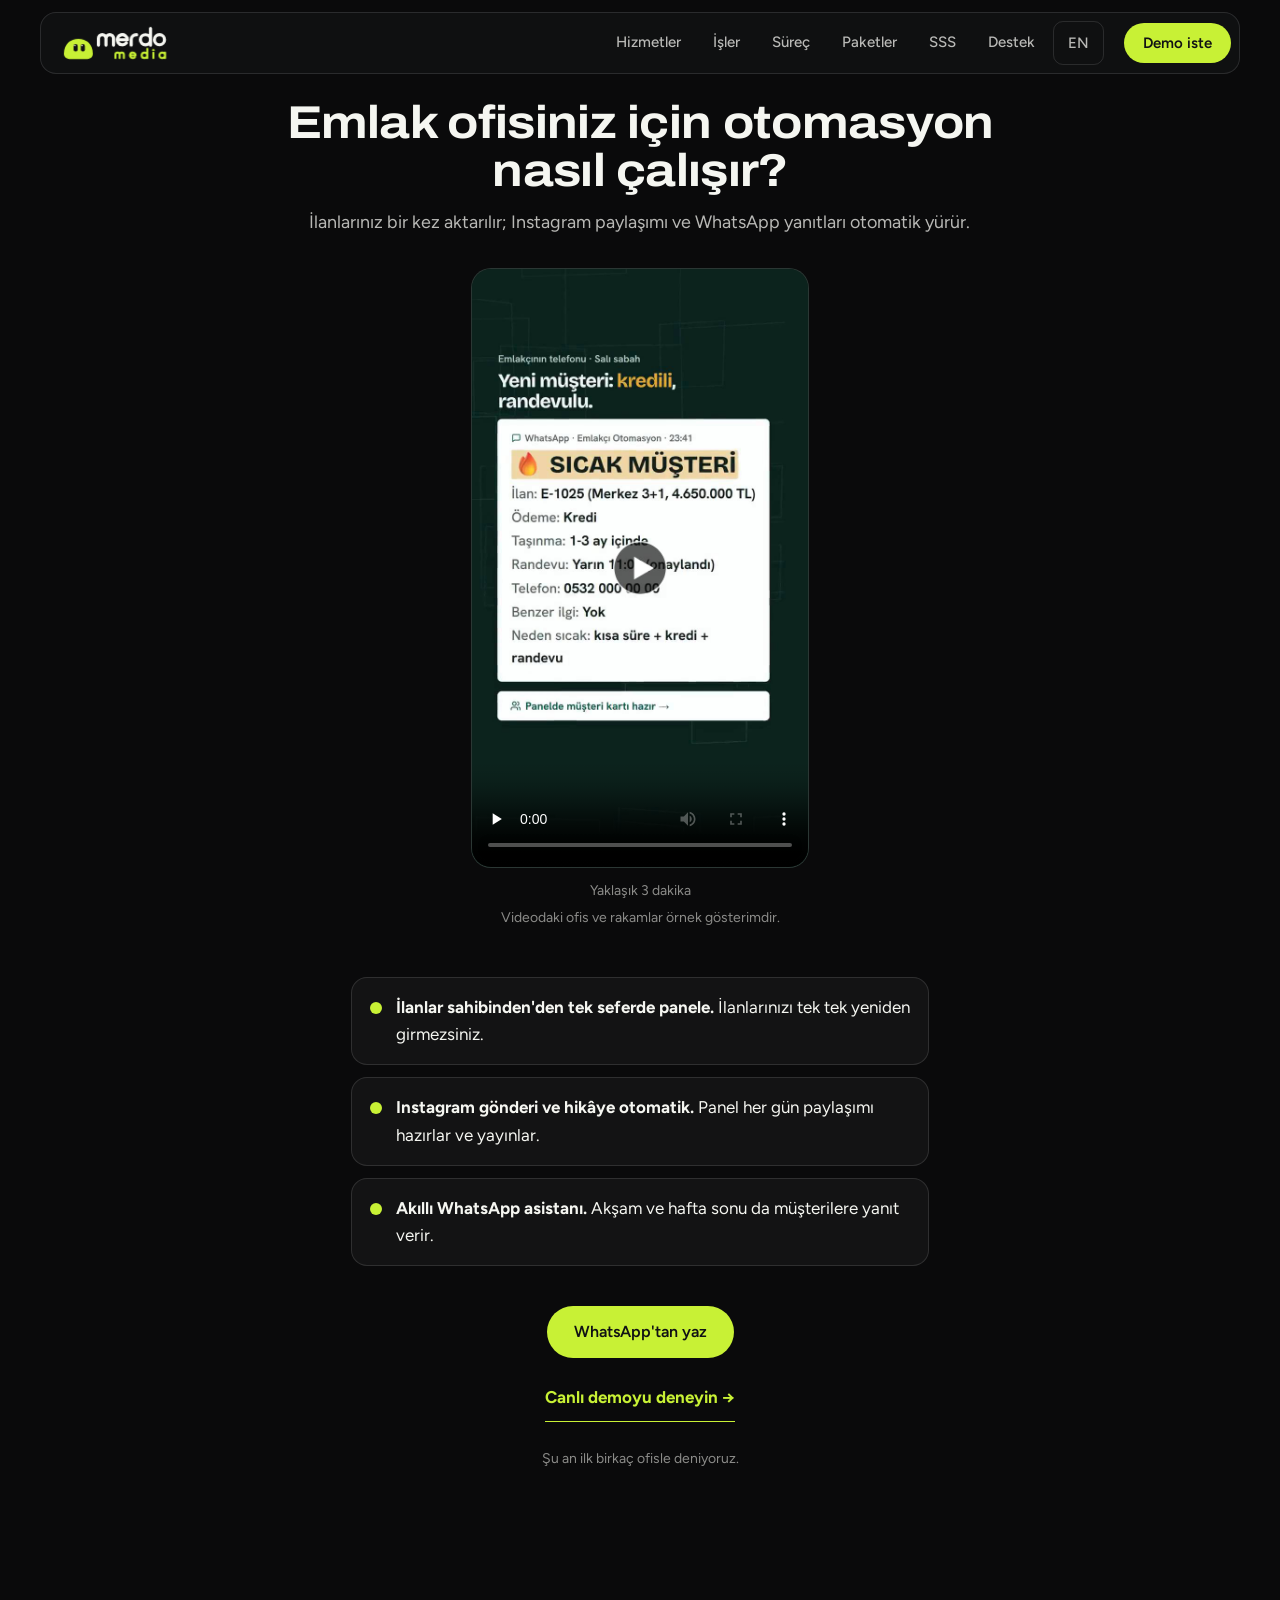
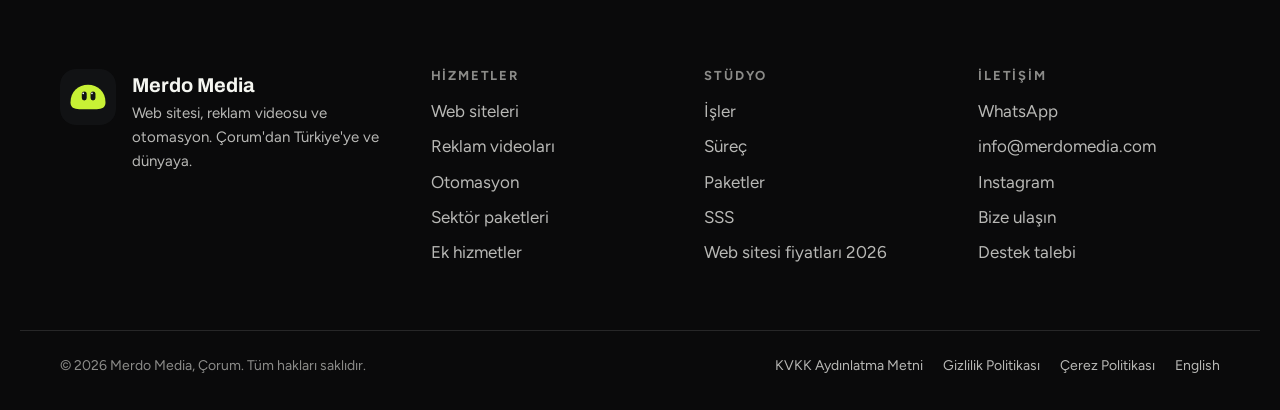
<file: emlak-video.html>
<!doctype html>
<html lang="tr">
<head>
<meta charset="utf-8">
<meta name="viewport" content="width=device-width, initial-scale=1">
<title>Emlak Ofisi Otomasyonu Nasıl Çalışır? (3 dk video) | Merdo Media</title>
<meta name="description" content="İlanlarınız sahibinden'den panele bir kez aktarılır; panel her gün Instagram gönderisi ve hikâyesini hazırlayıp paylaşır, WhatsApp asistanı müşteri sorularını yanıtlar. 3 dakikalık video.">
<meta name="robots" content="noindex">
<meta property="og:type" content="website">
<meta property="og:title" content="Emlak Ofisi Otomasyonu Nasıl Çalışır? (3 dk video) | Merdo Media">
<meta property="og:description" content="İlanlarınız sahibinden'den panele bir kez aktarılır; panel her gün Instagram gönderisi ve hikâyesini hazırlayıp paylaşır, WhatsApp asistanı müşteri sorularını yanıtlar. 3 dakikalık video.">
<meta property="og:url" content="https://merdomedia.com/emlak-video.html">
<meta property="og:image" content="https://merdomedia.com/og-image.png">
<link rel="canonical" href="https://merdomedia.com/emlak-video.html">
<meta name="theme-color" content="#0A0A0B">
<link rel="icon" href="assets/favicon.svg" type="image/svg+xml">
<link rel="apple-touch-icon" href="assets/apple-touch-icon.png">
<link rel="preconnect" href="https://fonts.googleapis.com">
<link rel="preconnect" href="https://fonts.gstatic.com" crossorigin>
<link href="https://fonts.googleapis.com/css2?family=Archivo:wdth,wght@100..125,500..800&family=Figtree:wght@400;500;600;700&display=swap" rel="stylesheet">
<link rel="stylesheet" href="assets/site.css?v=12">
<style>
.ev-top{padding-top:clamp(100px,11vw,136px);padding-bottom:clamp(56px,8vw,96px);text-align:center}
.ev-top h1{font-size:clamp(30px,4.6vw,56px);line-height:1.04;max-width:18em;margin:0 auto}
.ev-top .ev-sub{margin:18px auto 0;max-width:40em;font-size:clamp(16px,1.4vw,19px);color:var(--t2)}
.ev-video{margin:clamp(22px,3vw,32px) auto 0;width:min(100%,360px)}
.ev-video video{display:block;width:100%;aspect-ratio:9/16;object-fit:cover;background:#0f1d19;border-radius:20px;border:1px solid var(--line)}
@media(min-width:900px){.ev-top{padding-top:100px}.ev-top h1{font-size:clamp(30px,3.6vw,46px)}.ev-sub{margin-top:12px!important}.ev-video{width:min(100%,360px,max(220px,calc((100vh - 300px)*.5625)))}}
.ev-note{margin-top:12px;font-size:14px;color:var(--t3)}
.ev-note+.ev-note{margin-top:4px}
@media(max-width:600px){.ev-top{padding-top:84px}}
.ev-cta .txt-link{display:inline-block;padding:10px 0}
#guide{display:none}
.ev-list{margin:clamp(32px,4vw,48px) auto 0;max-width:34em;display:grid;gap:12px;text-align:left}
.ev-list li{display:flex;gap:14px;align-items:flex-start;padding:16px 18px;border:1px solid var(--line);border-radius:16px;background:rgba(245,246,241,.04)}
.ev-list li::before{content:"";flex:none;width:12px;height:12px;margin-top:8px;border-radius:50%;background:var(--lime)}
.ev-list b{color:var(--paper)}
.ev-cta{margin-top:clamp(28px,4vw,40px);display:flex;flex-direction:column;align-items:center;gap:16px}
.ev-honest{margin:26px auto 0;max-width:32em;font-size:14px;color:var(--t3)}
</style>
</head>
<body>
<a class="skip" href="#ana">İçeriğe geç</a>

<header class="hdr" id="hdr">
  <a href="./" class="logo" aria-label="Merdo Media ana sayfa">
    <svg viewBox="-15 328 1493 525.38" aria-hidden="true">
      <g class="lg-merdo" fill="none" stroke="#F5F6F1" stroke-width="44" stroke-linecap="round" stroke-linejoin="round">
        <path class="lg-l" style="--i:4;--x:0px" d="M503 620L503 527A52 52 0 0 1 607 527L607 620L607 527A52 52 0 0 1 711 527L711 620"/>
        <path class="lg-l" style="--i:3;--x:-63px" d="M763 545L903 545A70 70 0 1 0 886.6 590"/>
        <path class="lg-l" style="--i:2;--x:-108px" d="M955 620L955 545C955 500 985 475 1030 477"/>
        <path class="lg-l" style="--i:1;--x:-152px" d="M1222 545A70 70 0 1 1 1082 545A70 70 0 1 1 1222 545L1222 390L1222 620"/>
        <path class="lg-l" style="--i:0;--x:-207px" d="M1416 545A70 70 0 1 1 1276 545A70 70 0 1 1 1416 545"/>
      </g>
      <g class="lg-media"><g transform="translate(83.67 -201.60) scale(1.3)" fill="none" stroke="#C8F135" stroke-width="21.5" stroke-linecap="round" stroke-linejoin="round"><path d="M503 770L503 732.16A22.36 22.36 0 0 1 547.72 732.16L547.72 770L547.72 732.16A22.36 22.36 0 0 1 592.44 732.16L592.44 770"/><path d="M656.94 739.9L717.14 739.9A30.1 30.1 0 1 0 710.09 759.25"/><path d="M841.84 739.9A30.1 30.1 0 1 1 781.64 739.9A30.1 30.1 0 1 1 841.84 739.9L841.84 671.1L841.84 770"/><path d="M906.34 709.8L906.34 770"/><path d="M1031.04 739.9A30.1 30.1 0 1 1 970.84 739.9A30.1 30.1 0 1 1 1031.04 739.9L1031.04 709.8L1031.04 770"/><path d="M-100 -38C-100 -103 -55 -140 0 -140C55 -140 100 -103 100 -38C100 -10 80 0 50 0L-50 0C-80 0 -100 -10 -100 -38Z" transform="translate(906.34 693) scale(.15)" fill="#C8F135" stroke="none"/></g></g>
      <g transform="translate(225 813.38) scale(2)"><path d="M-100 -38C-100 -103 -55 -140 0 -140C55 -140 100 -103 100 -38C100 -10 80 0 50 0L-50 0C-80 0 -100 -10 -100 -38Z" fill="#C8F135"/><g class="lg-eyes"><rect x="-39" y="-102" width="28" height="52" rx="14" fill="#111214"/><rect x="11" y="-102" width="28" height="52" rx="14" fill="#111214"/><circle cx="-31" cy="-91" r="5" fill="#F5F6F1"/><circle cx="19" cy="-91" r="5" fill="#F5F6F1"/></g></g>
    </svg>
  </a>
  <nav class="nav" aria-label="Ana menü">
    <a href="./#hizmetler">Hizmetler</a>
    <a href="./#isler">İşler</a>
    <a href="./#surec">Süreç</a>
    <a href="./#paketler">Paketler</a>
    <a href="./#sss">SSS</a>
    <a href="#" data-wa="destek">Destek</a>
    <a href="en/" hreflang="en" lang="en" class="nav-lang">EN</a>
  </nav>
  <a href="./#iletisim" class="btn btn-lime btn-sm jelly hdr-cta">Demo iste</a>
  <button class="burger" id="burger" aria-expanded="false" aria-controls="mmenu" aria-label="Menüyü aç"><span></span><span></span></button>
</header>
<nav class="mmenu" id="mmenu" aria-label="Mobil menü" hidden>
  <a href="./#hizmetler">Hizmetler</a>
  <a href="./#isler">İşler</a>
  <a href="./#surec">Süreç</a>
  <a href="./#paketler">Paketler</a>
  <a href="./#sss">SSS</a>
  <a href="#" data-wa="destek">Destek talebi</a>
  <a href="en/" hreflang="en" lang="en">English</a>
  <a href="./#iletisim" class="btn btn-lime jelly">Ücretsiz demo iste</a>
</nav>


<main id="ana">
  <section class="wrap ev-top">
    <h1 class="g-h1">Emlak ofisiniz için otomasyon nasıl çalışır?</h1>
    <p class="ev-sub">İlanlarınız bir kez aktarılır; Instagram paylaşımı ve WhatsApp yanıtları otomatik yürür.</p>

    <div class="ev-video">
      <video controls playsinline preload="none" poster="assets/video/emlak-nasil-calisir-kapak.jpg" aria-label="Emlak ofisi otomasyonunun nasıl çalıştığını anlatan video">
        <source src="assets/video/emlak-nasil-calisir.mp4" type="video/mp4">
        Tarayıcınız videoyu oynatamıyor.
      </video>
      <p class="ev-note">Yaklaşık 3 dakika</p>
      <p class="ev-note">Videodaki ofis ve rakamlar örnek gösterimdir.</p>
    </div>

    <ul class="ev-list">
      <li><span><b>İlanlar sahibinden'den tek seferde panele.</b> İlanlarınızı tek tek yeniden girmezsiniz.</span></li>
      <li><span><b>Instagram gönderi ve hikâye otomatik.</b> Panel her gün paylaşımı hazırlar ve yayınlar.</span></li>
      <li><span><b>Akıllı WhatsApp asistanı.</b> Akşam ve hafta sonu da müşterilere yanıt verir.</span></li>
    </ul>

    <div class="ev-cta">
      <a href="https://wa.me/905556984086" data-wa-t="Merhaba, emlak otomasyonu videosunu izledim, bilgi almak istiyorum." class="btn btn-lime jelly" target="_blank" rel="noopener">WhatsApp'tan yaz</a>
      <a class="txt-link" href="/demo/emlak/">Canlı demoyu deneyin →</a>
    </div>
    <p class="ev-honest">Şu an ilk birkaç ofisle deniyoruz.</p>
  </section>
</main>

<!-- ============ FOOTER ============ -->
<footer class="ftr">
  <div class="wrap ftr-grid">
    <div class="ftr-brand">
      <img src="assets/favicon.svg" alt="" width="56" height="56">
      <p><b>Merdo Media</b><br>Web sitesi, reklam videosu ve otomasyon. Çorum'dan Türkiye'ye ve dünyaya.</p>
    </div>
    <div><h2>Hizmetler</h2><ul><li><a href="./#d-web">Web siteleri</a></li><li><a href="./#d-video">Reklam videoları</a></li><li><a href="./#d-oto">Otomasyon</a></li><li><a href="./#d-sektor">Sektör paketleri</a></li><li><a href="./#ekler">Ek hizmetler</a></li></ul></div>
    <div><h2>Stüdyo</h2><ul><li><a href="./#isler">İşler</a></li><li><a href="./#surec">Süreç</a></li><li><a href="./#paketler">Paketler</a></li><li><a href="./#sss">SSS</a></li><li><a href="web-sitesi-fiyatlari.html">Web sitesi fiyatları 2026</a></li></ul></div>
    <div><h2>İletişim</h2><ul><li><a href="#" data-wa="demo">WhatsApp</a></li><li><a href="mailto:info@merdomedia.com">info@merdomedia.com</a></li><li><a href="https://instagram.com/mediamerdo" target="_blank" rel="noopener">Instagram</a></li><li><a href="./#iletisim">Bize ulaşın</a></li><li><a href="#" data-wa="destek">Destek talebi</a></li></ul></div>
  </div>
  <div class="wrap ftr-bot">
    <span>© 2026 Merdo Media, Çorum. Tüm hakları saklıdır.</span>
    <span class="legal"><a href="kvkk.html">KVKK Aydınlatma Metni</a><a href="gizlilik.html">Gizlilik Politikası</a><a href="cerez.html">Çerez Politikası</a><a href="en/" hreflang="en" lang="en">English</a></span>
  </div>
</footer>

<!-- ============ REHBER MOCHI + ELİF SOHBET ============ -->
<div class="guide" id="guide">
  <div class="cw-panel" id="cwPanel" role="dialog" aria-label="Merdo Media sohbet asistanı">
    <div class="cw-head"><span class="cw-av mochi" data-mochi></span><div><b>Mochi</b><small>Otomatik asistan</small></div><button type="button" id="cwClose" aria-label="Sohbeti kapat"><svg width="14" height="14" viewBox="0 0 14 14" aria-hidden="true"><path d="M2 2l10 10M12 2L2 12" stroke="currentColor" stroke-width="2.2" stroke-linecap="round"/></svg></button></div>
    <div class="cw-body" id="cwBody" aria-live="polite"></div>
    <p class="cw-err" id="cwErr" role="alert"></p>
    <form class="cw-in" id="cwIn"><input id="cwInput" aria-label="Mesajınız" maxlength="80"><button type="submit" aria-label="Gönder">→</button></form>
    <div class="cw-foot">Size WhatsApp'tan biz döneriz. <a href="kvkk.html">KVKK</a></div>
  </div>
  <button type="button" class="ml" id="guideBtn" aria-label="Sohbeti aç" aria-expanded="false" aria-controls="cwPanel">
    <span class="ml-bubble" aria-hidden="true">Bir sorunuz mu var?</span>
    <span class="ml-clip"><span class="mochi ml-mochi" data-mochi data-static></span></span>
  </button>
</div>

<script src="assets/site.js?v=13" defer></script>
</body>
</html>
</file>
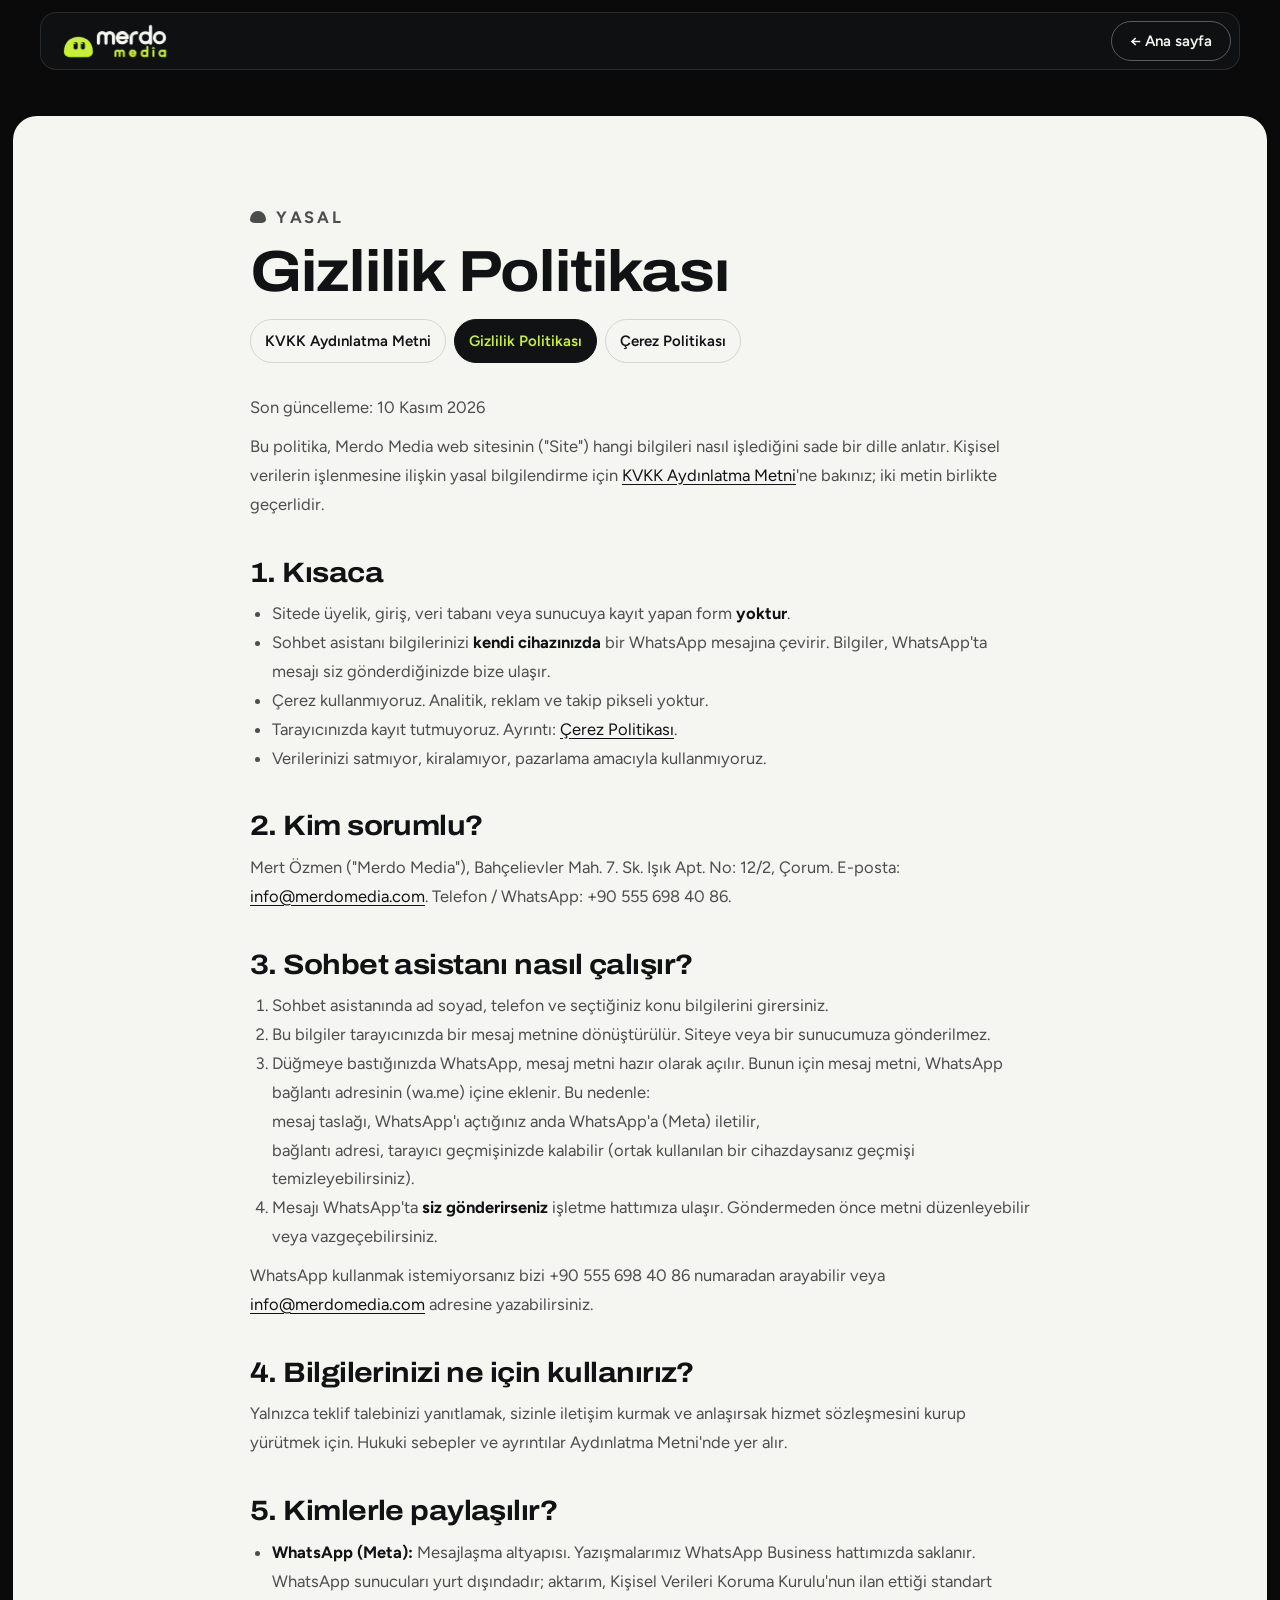
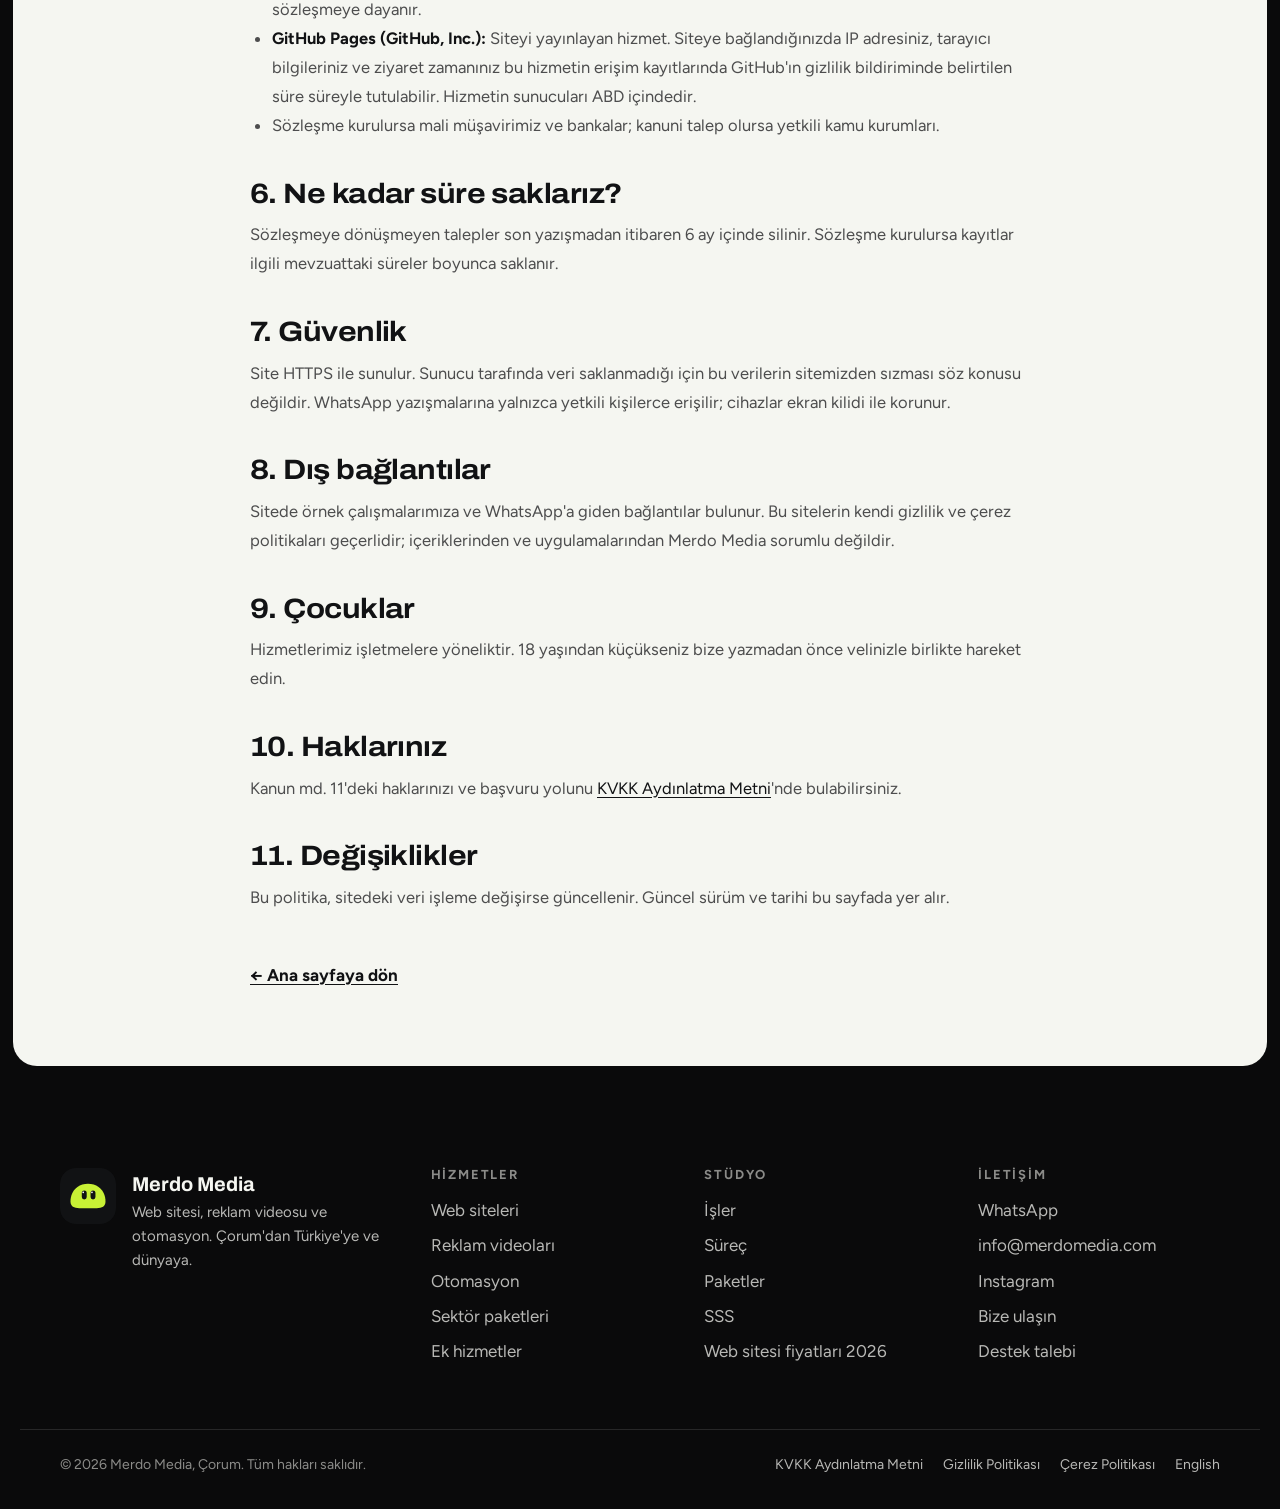
<file: gizlilik.html>
<!doctype html>
<html lang="tr">
<head>
<meta charset="utf-8">
<meta name="viewport" content="width=device-width, initial-scale=1">
<title>Gizlilik Politikası | Merdo Media</title>
<meta name="description" content="Merdo Media gizlilik politikası: hangi bilgilerin, hangi amaçla ve nasıl işlendiği.">
<link rel="canonical" href="https://merdomedia.com/gizlilik.html">
<meta name="robots" content="index,follow">
<meta name="theme-color" content="#0A0A0B">
<link rel="icon" href="assets/favicon.svg" type="image/svg+xml">
<link rel="apple-touch-icon" href="assets/apple-touch-icon.png">
<link rel="preconnect" href="https://fonts.googleapis.com">
<link rel="preconnect" href="https://fonts.gstatic.com" crossorigin>
<link href="https://fonts.googleapis.com/css2?family=Archivo:wdth,wght@100..125,500..800&family=Figtree:wght@400;500;600;700&display=swap" rel="stylesheet">
<link rel="stylesheet" href="assets/site.css?v=12">
</head>
<body>
<a class="skip" href="#ana">İçeriğe geç</a>

<header class="hdr" id="hdr">
  <a href="./" class="logo" aria-label="Merdo Media ana sayfa">
    <svg viewBox="-15 328 1493 525.38" aria-hidden="true">
      <g class="lg-merdo" fill="none" stroke="#F5F6F1" stroke-width="44" stroke-linecap="round" stroke-linejoin="round">
        <path class="lg-l" style="--i:4;--x:0px" d="M503 620L503 527A52 52 0 0 1 607 527L607 620L607 527A52 52 0 0 1 711 527L711 620"/>
        <path class="lg-l" style="--i:3;--x:-63px" d="M763 545L903 545A70 70 0 1 0 886.6 590"/>
        <path class="lg-l" style="--i:2;--x:-108px" d="M955 620L955 545C955 500 985 475 1030 477"/>
        <path class="lg-l" style="--i:1;--x:-152px" d="M1222 545A70 70 0 1 1 1082 545A70 70 0 1 1 1222 545L1222 390L1222 620"/>
        <path class="lg-l" style="--i:0;--x:-207px" d="M1416 545A70 70 0 1 1 1276 545A70 70 0 1 1 1416 545"/>
      </g>
      <g class="lg-media"><g transform="translate(83.67 -201.60) scale(1.3)" fill="none" stroke="#C8F135" stroke-width="21.5" stroke-linecap="round" stroke-linejoin="round"><path d="M503 770L503 732.16A22.36 22.36 0 0 1 547.72 732.16L547.72 770L547.72 732.16A22.36 22.36 0 0 1 592.44 732.16L592.44 770"/><path d="M656.94 739.9L717.14 739.9A30.1 30.1 0 1 0 710.09 759.25"/><path d="M841.84 739.9A30.1 30.1 0 1 1 781.64 739.9A30.1 30.1 0 1 1 841.84 739.9L841.84 671.1L841.84 770"/><path d="M906.34 709.8L906.34 770"/><path d="M1031.04 739.9A30.1 30.1 0 1 1 970.84 739.9A30.1 30.1 0 1 1 1031.04 739.9L1031.04 709.8L1031.04 770"/><path d="M-100 -38C-100 -103 -55 -140 0 -140C55 -140 100 -103 100 -38C100 -10 80 0 50 0L-50 0C-80 0 -100 -10 -100 -38Z" transform="translate(906.34 693) scale(.15)" fill="#C8F135" stroke="none"/></g></g>
      <g transform="translate(225 813.38) scale(2)"><path d="M-100 -38C-100 -103 -55 -140 0 -140C55 -140 100 -103 100 -38C100 -10 80 0 50 0L-50 0C-80 0 -100 -10 -100 -38Z" fill="#C8F135"/><g class="lg-eyes"><rect x="-39" y="-102" width="28" height="52" rx="14" fill="#111214"/><rect x="11" y="-102" width="28" height="52" rx="14" fill="#111214"/><circle cx="-31" cy="-91" r="5" fill="#F5F6F1"/><circle cx="19" cy="-91" r="5" fill="#F5F6F1"/></g></g>
    </svg>
  </a>
  <a href="./" class="btn btn-ghost btn-sm jelly hdr-back">← Ana sayfa</a>
</header>

<main id="ana" class="sub-main">
<div class="panel paper doc-panel"><div class="wrap doc">
<p class="kicker">Yasal</p>
<h1>Gizlilik Politikası</h1>
<p class="nav-legal"><a href="kvkk.html">KVKK Aydınlatma Metni</a> <a href="gizlilik.html" aria-current="page">Gizlilik Politikası</a> <a href="cerez.html">Çerez Politikası</a></p>
<p>Son güncelleme: 10 Kasım 2026</p>
<p>Bu politika, Merdo Media web sitesinin ("Site") hangi bilgileri nasıl işlediğini sade bir dille anlatır. Kişisel verilerin işlenmesine ilişkin yasal bilgilendirme için <a href="kvkk.html">KVKK Aydınlatma Metni</a>'ne bakınız; iki metin birlikte geçerlidir.</p>
<h2>1. Kısaca</h2>
<ul><li>Sitede üyelik, giriş, veri tabanı veya sunucuya kayıt yapan form <strong>yoktur</strong>.</li><li>Sohbet asistanı bilgilerinizi <strong>kendi cihazınızda</strong> bir WhatsApp mesajına çevirir. Bilgiler, WhatsApp'ta mesajı siz gönderdiğinizde bize ulaşır.</li><li>Çerez kullanmıyoruz. Analitik, reklam ve takip pikseli yoktur.</li><li>Tarayıcınızda kayıt tutmuyoruz. Ayrıntı: <a href="cerez.html">Çerez Politikası</a>.</li><li>Verilerinizi satmıyor, kiralamıyor, pazarlama amacıyla kullanmıyoruz.</li></ul>
<h2>2. Kim sorumlu?</h2>
<p>Mert Özmen ("Merdo Media"), Bahçelievler Mah. 7. Sk. Işık Apt. No: 12/2, Çorum. E-posta: <a href="mailto:info@merdomedia.com">info@merdomedia.com</a>. Telefon / WhatsApp: +90 555 698 40 86.</p>
<h2>3. Sohbet asistanı nasıl çalışır?</h2>
<ol><li>Sohbet asistanında ad soyad, telefon ve seçtiğiniz konu bilgilerini girersiniz.</li><li>Bu bilgiler tarayıcınızda bir mesaj metnine dönüştürülür. Siteye veya bir sunucumuza gönderilmez.</li><li>Düğmeye bastığınızda WhatsApp, mesaj metni hazır olarak açılır. Bunun için mesaj metni, WhatsApp bağlantı adresinin (wa.me) içine eklenir. Bu nedenle:<br>mesaj taslağı, WhatsApp'ı açtığınız anda WhatsApp'a (Meta) iletilir,<br>bağlantı adresi, tarayıcı geçmişinizde kalabilir (ortak kullanılan bir cihazdaysanız geçmişi temizleyebilirsiniz).</li><li>Mesajı WhatsApp'ta <strong>siz gönderirseniz</strong> işletme hattımıza ulaşır. Göndermeden önce metni düzenleyebilir veya vazgeçebilirsiniz.</li></ol>
<p>WhatsApp kullanmak istemiyorsanız bizi +90 555 698 40 86 numaradan arayabilir veya <a href="mailto:info@merdomedia.com">info@merdomedia.com</a> adresine yazabilirsiniz.</p>
<h2>4. Bilgilerinizi ne için kullanırız?</h2>
<p>Yalnızca teklif talebinizi yanıtlamak, sizinle iletişim kurmak ve anlaşırsak hizmet sözleşmesini kurup yürütmek için. Hukuki sebepler ve ayrıntılar Aydınlatma Metni'nde yer alır.</p>
<h2>5. Kimlerle paylaşılır?</h2>
<ul><li><strong>WhatsApp (Meta):</strong> Mesajlaşma altyapısı. Yazışmalarımız WhatsApp Business hattımızda saklanır. WhatsApp sunucuları yurt dışındadır; aktarım, Kişisel Verileri Koruma Kurulu'nun ilan ettiği standart sözleşmeye dayanır.</li><li><strong>GitHub Pages (GitHub, Inc.):</strong> Siteyi yayınlayan hizmet. Siteye bağlandığınızda IP adresiniz, tarayıcı bilgileriniz ve ziyaret zamanınız bu hizmetin erişim kayıtlarında GitHub'ın gizlilik bildiriminde belirtilen süre süreyle tutulabilir. Hizmetin sunucuları ABD içindedir.</li><li>Sözleşme kurulursa mali müşavirimiz ve bankalar; kanuni talep olursa yetkili kamu kurumları.</li></ul>
<h2>6. Ne kadar süre saklarız?</h2>
<p>Sözleşmeye dönüşmeyen talepler son yazışmadan itibaren 6 ay içinde silinir. Sözleşme kurulursa kayıtlar ilgili mevzuattaki süreler boyunca saklanır.</p>
<h2>7. Güvenlik</h2>
<p>Site HTTPS ile sunulur. Sunucu tarafında veri saklanmadığı için bu verilerin sitemizden sızması söz konusu değildir. WhatsApp yazışmalarına yalnızca yetkili kişilerce erişilir; cihazlar ekran kilidi ile korunur.</p>
<h2>8. Dış bağlantılar</h2>
<p>Sitede örnek çalışmalarımıza ve WhatsApp'a giden bağlantılar bulunur. Bu sitelerin kendi gizlilik ve çerez politikaları geçerlidir; içeriklerinden ve uygulamalarından Merdo Media sorumlu değildir.</p>
<h2>9. Çocuklar</h2>
<p>Hizmetlerimiz işletmelere yöneliktir. 18 yaşından küçükseniz bize yazmadan önce velinizle birlikte hareket edin.</p>
<h2>10. Haklarınız</h2>
<p>Kanun md. 11'deki haklarınızı ve başvuru yolunu <a href="kvkk.html">KVKK Aydınlatma Metni</a>'nde bulabilirsiniz.</p>
<h2>11. Değişiklikler</h2>
<p>Bu politika, sitedeki veri işleme değişirse güncellenir. Güncel sürüm ve tarihi bu sayfada yer alır.</p>
<a class="back" href="./">← Ana sayfaya dön</a>
</div></div>
</main>

<!-- ============ FOOTER ============ -->
<footer class="ftr">
  <div class="wrap ftr-grid">
    <div class="ftr-brand">
      <img src="assets/favicon.svg" alt="" width="56" height="56">
      <p><b>Merdo Media</b><br>Web sitesi, reklam videosu ve otomasyon. Çorum'dan Türkiye'ye ve dünyaya.</p>
    </div>
    <div><h2>Hizmetler</h2><ul><li><a href="./#d-web">Web siteleri</a></li><li><a href="./#d-video">Reklam videoları</a></li><li><a href="./#d-oto">Otomasyon</a></li><li><a href="./#d-sektor">Sektör paketleri</a></li><li><a href="./#ekler">Ek hizmetler</a></li></ul></div>
    <div><h2>Stüdyo</h2><ul><li><a href="./#isler">İşler</a></li><li><a href="./#surec">Süreç</a></li><li><a href="./#paketler">Paketler</a></li><li><a href="./#sss">SSS</a></li><li><a href="web-sitesi-fiyatlari.html">Web sitesi fiyatları 2026</a></li></ul></div>
    <div><h2>İletişim</h2><ul><li><a href="#" data-wa="demo">WhatsApp</a></li><li><a href="mailto:info@merdomedia.com">info@merdomedia.com</a></li><li><a href="https://instagram.com/mediamerdo" target="_blank" rel="noopener">Instagram</a></li><li><a href="./#iletisim">Bize ulaşın</a></li><li><a href="#" data-wa="destek">Destek talebi</a></li></ul></div>
  </div>
  <div class="wrap ftr-bot">
    <span>© 2026 Merdo Media, Çorum. Tüm hakları saklıdır.</span>
    <span class="legal"><a href="kvkk.html">KVKK Aydınlatma Metni</a><a href="gizlilik.html">Gizlilik Politikası</a><a href="cerez.html">Çerez Politikası</a><a href="en/" hreflang="en" lang="en">English</a></span>
  </div>
</footer>

<script src="assets/site.js?v=13" defer></script>
</body>
</html>
</file>
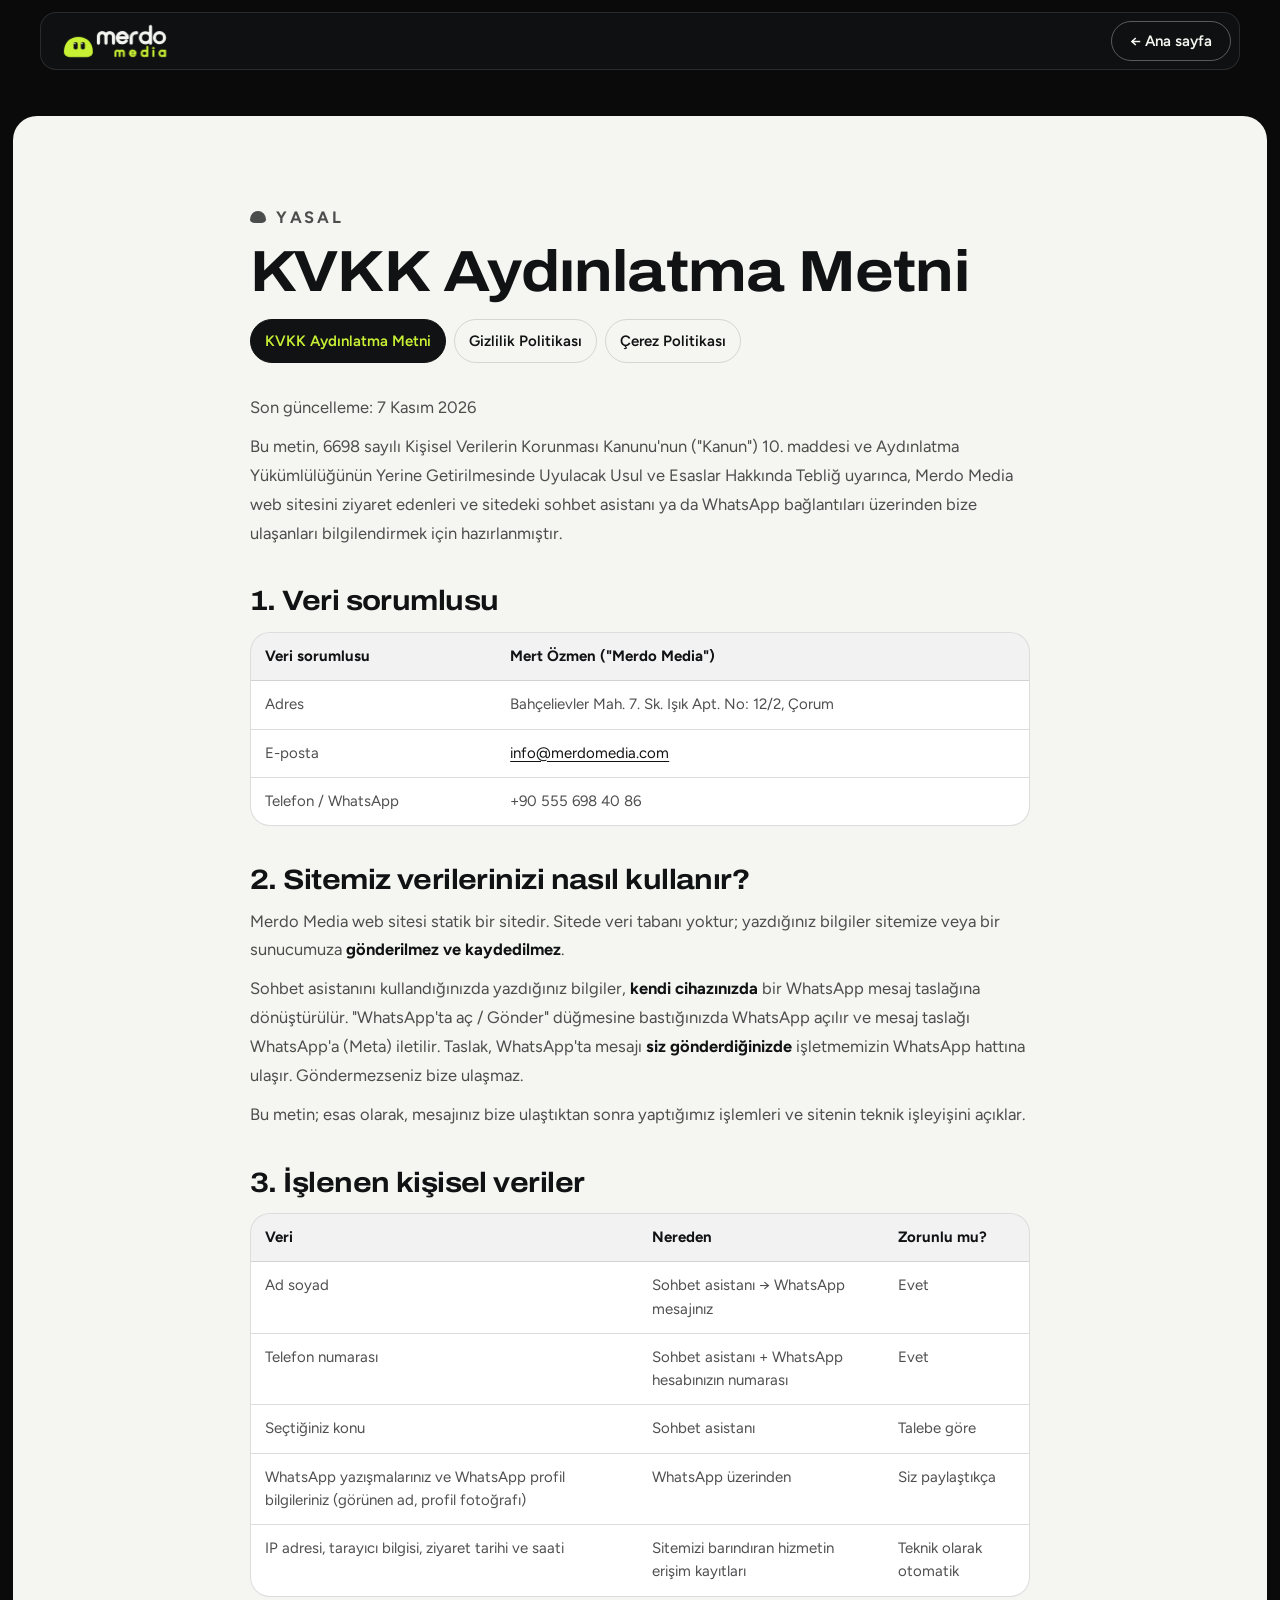
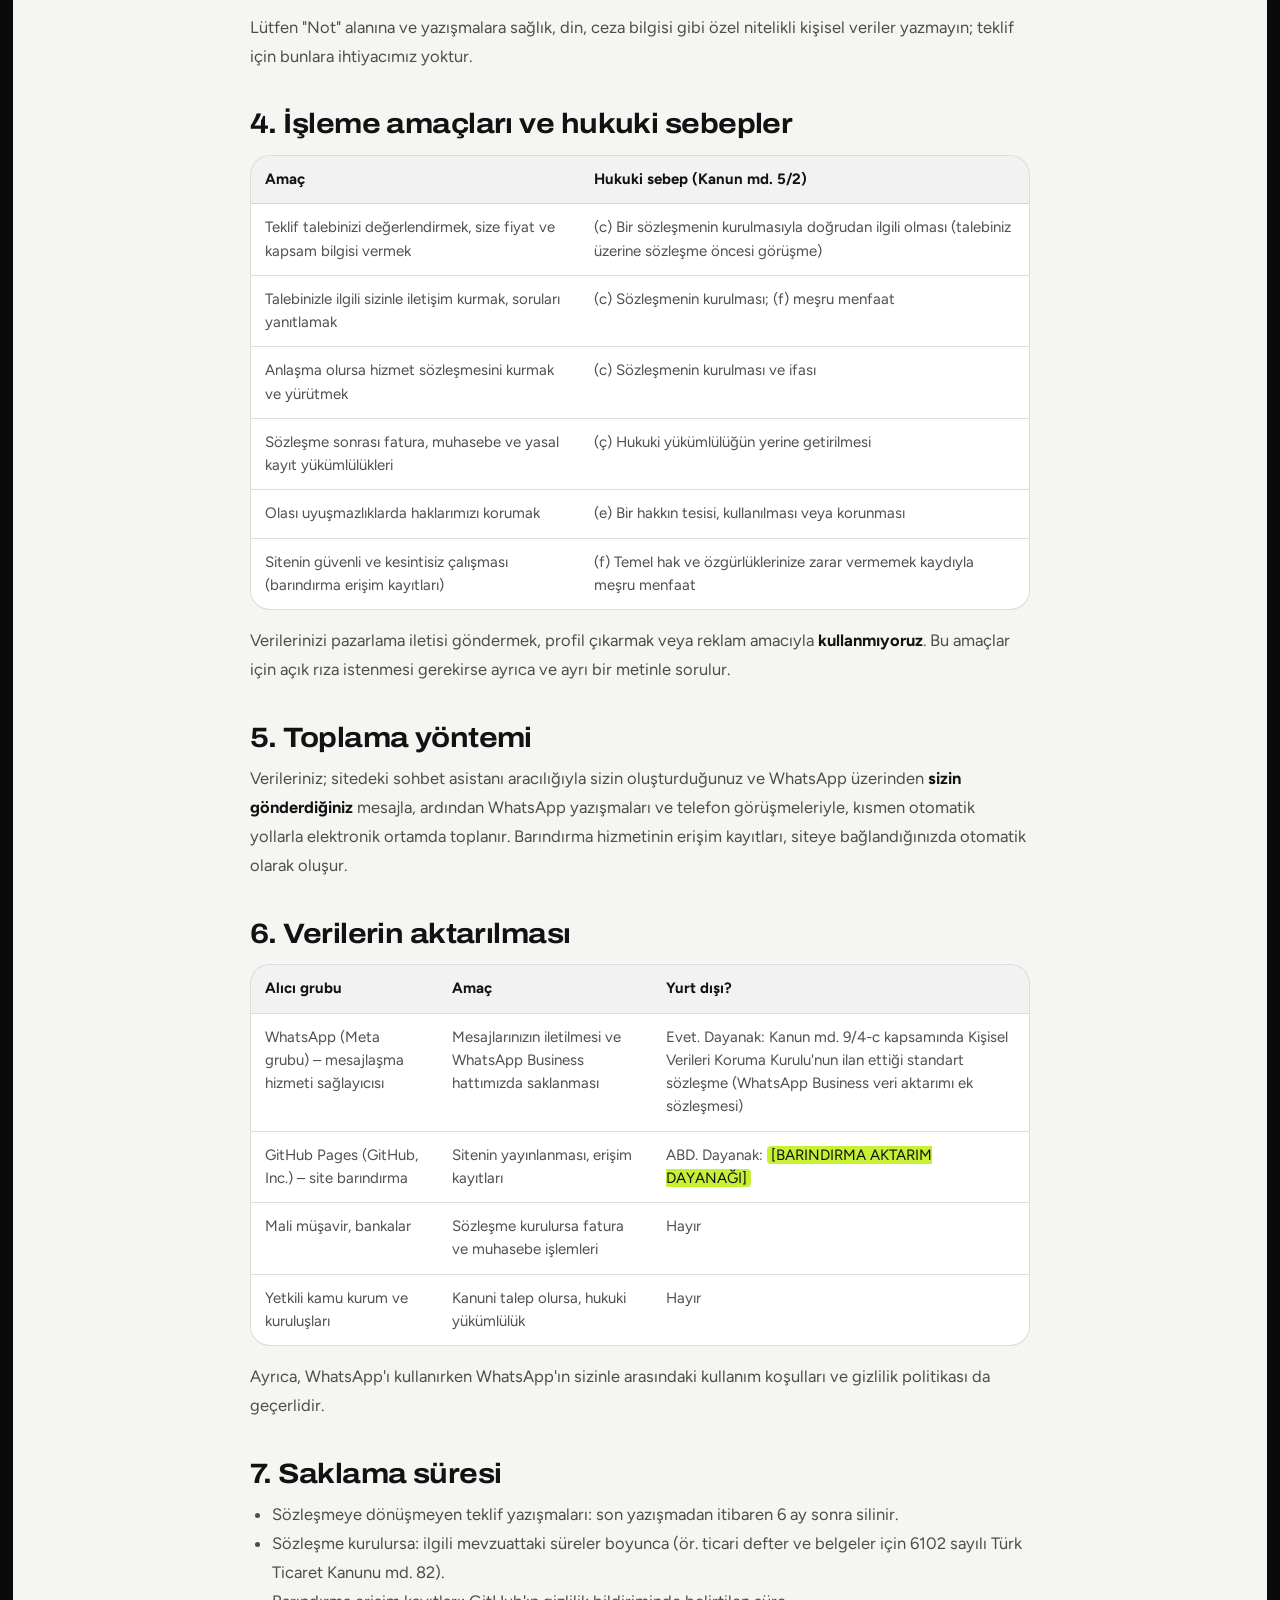
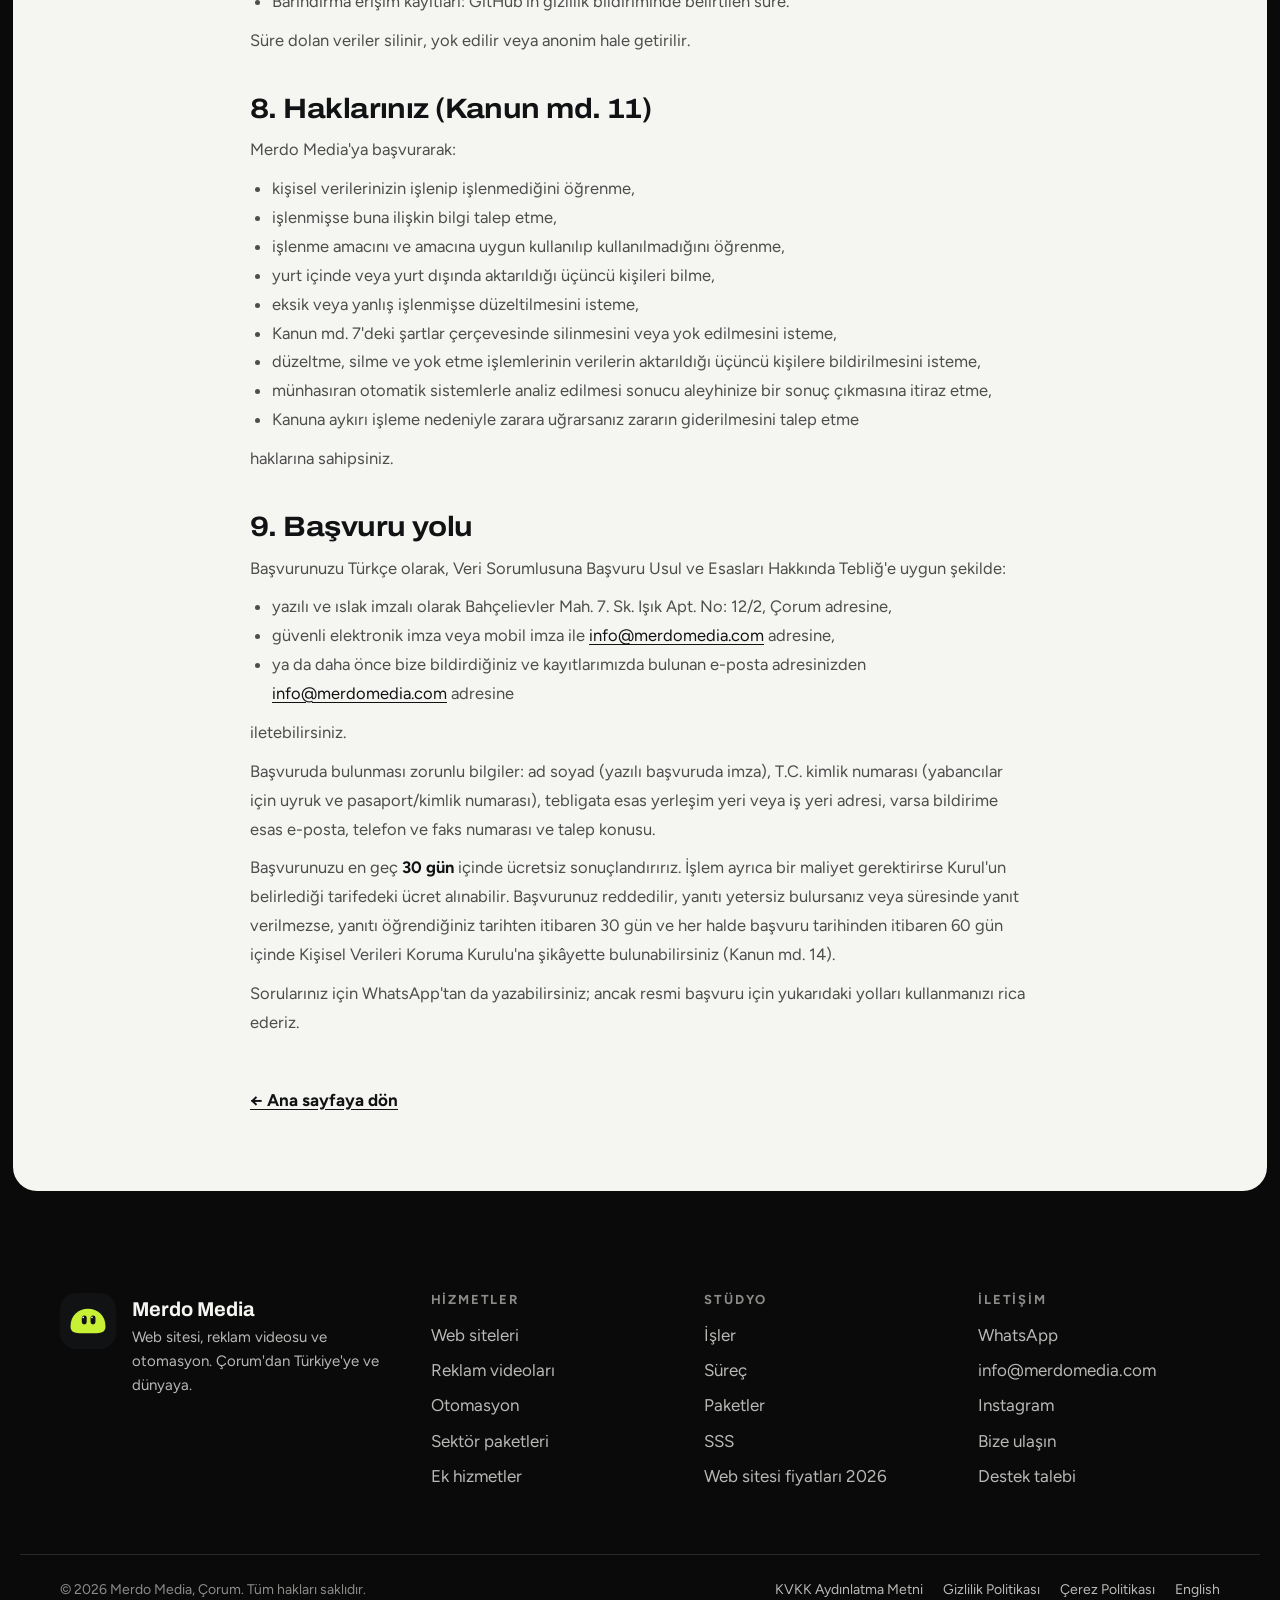
<file: kvkk.html>
<!doctype html>
<html lang="tr">
<head>
<meta charset="utf-8">
<meta name="viewport" content="width=device-width, initial-scale=1">
<title>KVKK Aydınlatma Metni | Merdo Media</title>
<meta name="description" content="Merdo Media kvkk aydınlatma metni: hangi bilgilerin, hangi amaçla ve nasıl işlendiği.">
<link rel="canonical" href="https://merdomedia.com/kvkk.html">
<meta name="robots" content="index,follow">
<meta name="theme-color" content="#0A0A0B">
<link rel="icon" href="assets/favicon.svg" type="image/svg+xml">
<link rel="apple-touch-icon" href="assets/apple-touch-icon.png">
<link rel="preconnect" href="https://fonts.googleapis.com">
<link rel="preconnect" href="https://fonts.gstatic.com" crossorigin>
<link href="https://fonts.googleapis.com/css2?family=Archivo:wdth,wght@100..125,500..800&family=Figtree:wght@400;500;600;700&display=swap" rel="stylesheet">
<link rel="stylesheet" href="assets/site.css?v=12">
</head>
<body>
<a class="skip" href="#ana">İçeriğe geç</a>

<header class="hdr" id="hdr">
  <a href="./" class="logo" aria-label="Merdo Media ana sayfa">
    <svg viewBox="-15 328 1493 525.38" aria-hidden="true">
      <g class="lg-merdo" fill="none" stroke="#F5F6F1" stroke-width="44" stroke-linecap="round" stroke-linejoin="round">
        <path class="lg-l" style="--i:4;--x:0px" d="M503 620L503 527A52 52 0 0 1 607 527L607 620L607 527A52 52 0 0 1 711 527L711 620"/>
        <path class="lg-l" style="--i:3;--x:-63px" d="M763 545L903 545A70 70 0 1 0 886.6 590"/>
        <path class="lg-l" style="--i:2;--x:-108px" d="M955 620L955 545C955 500 985 475 1030 477"/>
        <path class="lg-l" style="--i:1;--x:-152px" d="M1222 545A70 70 0 1 1 1082 545A70 70 0 1 1 1222 545L1222 390L1222 620"/>
        <path class="lg-l" style="--i:0;--x:-207px" d="M1416 545A70 70 0 1 1 1276 545A70 70 0 1 1 1416 545"/>
      </g>
      <g class="lg-media"><g transform="translate(83.67 -201.60) scale(1.3)" fill="none" stroke="#C8F135" stroke-width="21.5" stroke-linecap="round" stroke-linejoin="round"><path d="M503 770L503 732.16A22.36 22.36 0 0 1 547.72 732.16L547.72 770L547.72 732.16A22.36 22.36 0 0 1 592.44 732.16L592.44 770"/><path d="M656.94 739.9L717.14 739.9A30.1 30.1 0 1 0 710.09 759.25"/><path d="M841.84 739.9A30.1 30.1 0 1 1 781.64 739.9A30.1 30.1 0 1 1 841.84 739.9L841.84 671.1L841.84 770"/><path d="M906.34 709.8L906.34 770"/><path d="M1031.04 739.9A30.1 30.1 0 1 1 970.84 739.9A30.1 30.1 0 1 1 1031.04 739.9L1031.04 709.8L1031.04 770"/><path d="M-100 -38C-100 -103 -55 -140 0 -140C55 -140 100 -103 100 -38C100 -10 80 0 50 0L-50 0C-80 0 -100 -10 -100 -38Z" transform="translate(906.34 693) scale(.15)" fill="#C8F135" stroke="none"/></g></g>
      <g transform="translate(225 813.38) scale(2)"><path d="M-100 -38C-100 -103 -55 -140 0 -140C55 -140 100 -103 100 -38C100 -10 80 0 50 0L-50 0C-80 0 -100 -10 -100 -38Z" fill="#C8F135"/><g class="lg-eyes"><rect x="-39" y="-102" width="28" height="52" rx="14" fill="#111214"/><rect x="11" y="-102" width="28" height="52" rx="14" fill="#111214"/><circle cx="-31" cy="-91" r="5" fill="#F5F6F1"/><circle cx="19" cy="-91" r="5" fill="#F5F6F1"/></g></g>
    </svg>
  </a>
  <a href="./" class="btn btn-ghost btn-sm jelly hdr-back">← Ana sayfa</a>
</header>

<main id="ana" class="sub-main">
<div class="panel paper doc-panel"><div class="wrap doc">
<p class="kicker">Yasal</p>
<h1>KVKK Aydınlatma Metni</h1>
<p class="nav-legal"><a href="kvkk.html" aria-current="page">KVKK Aydınlatma Metni</a> <a href="gizlilik.html">Gizlilik Politikası</a> <a href="cerez.html">Çerez Politikası</a></p>
<p>Son güncelleme: 7 Kasım 2026</p>
<p>Bu metin, 6698 sayılı Kişisel Verilerin Korunması Kanunu'nun ("Kanun") 10. maddesi ve Aydınlatma Yükümlülüğünün Yerine Getirilmesinde Uyulacak Usul ve Esaslar Hakkında Tebliğ uyarınca, Merdo Media web sitesini ziyaret edenleri ve sitedeki sohbet asistanı ya da WhatsApp bağlantıları üzerinden bize ulaşanları bilgilendirmek için hazırlanmıştır.</p>
<h2>1. Veri sorumlusu</h2>
<div class="tbl"><table><thead><tr><th>Veri sorumlusu</th><th>Mert Özmen ("Merdo Media")</th></tr></thead><tbody><tr><td>Adres</td><td>Bahçelievler Mah. 7. Sk. Işık Apt. No: 12/2, Çorum</td></tr><tr><td>E-posta</td><td><a href="mailto:info@merdomedia.com">info@merdomedia.com</a></td></tr><tr><td>Telefon / WhatsApp</td><td>+90 555 698 40 86</td></tr></tbody></table></div>
<h2>2. Sitemiz verilerinizi nasıl kullanır?</h2>
<p>Merdo Media web sitesi statik bir sitedir. Sitede veri tabanı yoktur; yazdığınız bilgiler sitemize veya bir sunucumuza <strong>gönderilmez ve kaydedilmez</strong>.</p>
<p>Sohbet asistanını kullandığınızda yazdığınız bilgiler, <strong>kendi cihazınızda</strong> bir WhatsApp mesaj taslağına dönüştürülür. "WhatsApp'ta aç / Gönder" düğmesine bastığınızda WhatsApp açılır ve mesaj taslağı WhatsApp'a (Meta) iletilir. Taslak, WhatsApp'ta mesajı <strong>siz gönderdiğinizde</strong> işletmemizin WhatsApp hattına ulaşır. Göndermezseniz bize ulaşmaz.</p>
<p>Bu metin; esas olarak, mesajınız bize ulaştıktan sonra yaptığımız işlemleri ve sitenin teknik işleyişini açıklar.</p>
<h2>3. İşlenen kişisel veriler</h2>
<div class="tbl"><table><thead><tr><th>Veri</th><th>Nereden</th><th>Zorunlu mu?</th></tr></thead><tbody><tr><td>Ad soyad</td><td>Sohbet asistanı → WhatsApp mesajınız</td><td>Evet</td></tr><tr><td>Telefon numarası</td><td>Sohbet asistanı + WhatsApp hesabınızın numarası</td><td>Evet</td></tr><tr><td>Seçtiğiniz konu</td><td>Sohbet asistanı</td><td>Talebe göre</td></tr><tr><td>WhatsApp yazışmalarınız ve WhatsApp profil bilgileriniz (görünen ad, profil fotoğrafı)</td><td>WhatsApp üzerinden</td><td>Siz paylaştıkça</td></tr><tr><td>IP adresi, tarayıcı bilgisi, ziyaret tarihi ve saati</td><td>Sitemizi barındıran hizmetin erişim kayıtları</td><td>Teknik olarak otomatik</td></tr></tbody></table></div>
<p>Lütfen "Not" alanına ve yazışmalara sağlık, din, ceza bilgisi gibi özel nitelikli kişisel veriler yazmayın; teklif için bunlara ihtiyacımız yoktur.</p>
<h2>4. İşleme amaçları ve hukuki sebepler</h2>
<div class="tbl"><table><thead><tr><th>Amaç</th><th>Hukuki sebep (Kanun md. 5/2)</th></tr></thead><tbody><tr><td>Teklif talebinizi değerlendirmek, size fiyat ve kapsam bilgisi vermek</td><td>(c) Bir sözleşmenin kurulmasıyla doğrudan ilgili olması (talebiniz üzerine sözleşme öncesi görüşme)</td></tr><tr><td>Talebinizle ilgili sizinle iletişim kurmak, soruları yanıtlamak</td><td>(c) Sözleşmenin kurulması; (f) meşru menfaat</td></tr><tr><td>Anlaşma olursa hizmet sözleşmesini kurmak ve yürütmek</td><td>(c) Sözleşmenin kurulması ve ifası</td></tr><tr><td>Sözleşme sonrası fatura, muhasebe ve yasal kayıt yükümlülükleri</td><td>(ç) Hukuki yükümlülüğün yerine getirilmesi</td></tr><tr><td>Olası uyuşmazlıklarda haklarımızı korumak</td><td>(e) Bir hakkın tesisi, kullanılması veya korunması</td></tr><tr><td>Sitenin güvenli ve kesintisiz çalışması (barındırma erişim kayıtları)</td><td>(f) Temel hak ve özgürlüklerinize zarar vermemek kaydıyla meşru menfaat</td></tr></tbody></table></div>
<p>Verilerinizi pazarlama iletisi göndermek, profil çıkarmak veya reklam amacıyla <strong>kullanmıyoruz</strong>. Bu amaçlar için açık rıza istenmesi gerekirse ayrıca ve ayrı bir metinle sorulur.</p>
<h2>5. Toplama yöntemi</h2>
<p>Verileriniz; sitedeki sohbet asistanı aracılığıyla sizin oluşturduğunuz ve WhatsApp üzerinden <strong>sizin gönderdiğiniz</strong> mesajla, ardından WhatsApp yazışmaları ve telefon görüşmeleriyle, kısmen otomatik yollarla elektronik ortamda toplanır. Barındırma hizmetinin erişim kayıtları, siteye bağlandığınızda otomatik olarak oluşur.</p>
<h2>6. Verilerin aktarılması</h2>
<div class="tbl"><table><thead><tr><th>Alıcı grubu</th><th>Amaç</th><th>Yurt dışı?</th></tr></thead><tbody><tr><td>WhatsApp (Meta grubu) – mesajlaşma hizmeti sağlayıcısı</td><td>Mesajlarınızın iletilmesi ve WhatsApp Business hattımızda saklanması</td><td>Evet. Dayanak: Kanun md. 9/4-c kapsamında Kişisel Verileri Koruma Kurulu'nun ilan ettiği standart sözleşme (WhatsApp Business veri aktarımı ek sözleşmesi)</td></tr><tr><td>GitHub Pages (GitHub, Inc.) – site barındırma</td><td>Sitenin yayınlanması, erişim kayıtları</td><td>ABD. Dayanak: <mark>[BARINDIRMA AKTARIM DAYANAĞI]</mark></td></tr><tr><td>Mali müşavir, bankalar</td><td>Sözleşme kurulursa fatura ve muhasebe işlemleri</td><td>Hayır</td></tr><tr><td>Yetkili kamu kurum ve kuruluşları</td><td>Kanuni talep olursa, hukuki yükümlülük</td><td>Hayır</td></tr></tbody></table></div>
<p>Ayrıca, WhatsApp'ı kullanırken WhatsApp'ın sizinle arasındaki kullanım koşulları ve gizlilik politikası da geçerlidir.</p>
<h2>7. Saklama süresi</h2>
<ul><li>Sözleşmeye dönüşmeyen teklif yazışmaları: son yazışmadan itibaren 6 ay sonra silinir.</li><li>Sözleşme kurulursa: ilgili mevzuattaki süreler boyunca (ör. ticari defter ve belgeler için 6102 sayılı Türk Ticaret Kanunu md. 82).</li><li>Barındırma erişim kayıtları: GitHub'ın gizlilik bildiriminde belirtilen süre.</li></ul>
<p>Süre dolan veriler silinir, yok edilir veya anonim hale getirilir.</p>
<h2>8. Haklarınız (Kanun md. 11)</h2>
<p>Merdo Media'ya başvurarak:</p>
<ul><li>kişisel verilerinizin işlenip işlenmediğini öğrenme,</li><li>işlenmişse buna ilişkin bilgi talep etme,</li><li>işlenme amacını ve amacına uygun kullanılıp kullanılmadığını öğrenme,</li><li>yurt içinde veya yurt dışında aktarıldığı üçüncü kişileri bilme,</li><li>eksik veya yanlış işlenmişse düzeltilmesini isteme,</li><li>Kanun md. 7'deki şartlar çerçevesinde silinmesini veya yok edilmesini isteme,</li><li>düzeltme, silme ve yok etme işlemlerinin verilerin aktarıldığı üçüncü kişilere bildirilmesini isteme,</li><li>münhasıran otomatik sistemlerle analiz edilmesi sonucu aleyhinize bir sonuç çıkmasına itiraz etme,</li><li>Kanuna aykırı işleme nedeniyle zarara uğrarsanız zararın giderilmesini talep etme</li></ul>
<p>haklarına sahipsiniz.</p>
<h2>9. Başvuru yolu</h2>
<p>Başvurunuzu Türkçe olarak, Veri Sorumlusuna Başvuru Usul ve Esasları Hakkında Tebliğ'e uygun şekilde:</p>
<ul><li>yazılı ve ıslak imzalı olarak Bahçelievler Mah. 7. Sk. Işık Apt. No: 12/2, Çorum adresine,</li><li>güvenli elektronik imza veya mobil imza ile <a href="mailto:info@merdomedia.com">info@merdomedia.com</a> adresine,</li><li>ya da daha önce bize bildirdiğiniz ve kayıtlarımızda bulunan e-posta adresinizden <a href="mailto:info@merdomedia.com">info@merdomedia.com</a> adresine</li></ul>
<p>iletebilirsiniz.</p>
<p>Başvuruda bulunması zorunlu bilgiler: ad soyad (yazılı başvuruda imza), T.C. kimlik numarası (yabancılar için uyruk ve pasaport/kimlik numarası), tebligata esas yerleşim yeri veya iş yeri adresi, varsa bildirime esas e-posta, telefon ve faks numarası ve talep konusu.</p>
<p>Başvurunuzu en geç <strong>30 gün</strong> içinde ücretsiz sonuçlandırırız. İşlem ayrıca bir maliyet gerektirirse Kurul'un belirlediği tarifedeki ücret alınabilir. Başvurunuz reddedilir, yanıtı yetersiz bulursanız veya süresinde yanıt verilmezse, yanıtı öğrendiğiniz tarihten itibaren 30 gün ve her halde başvuru tarihinden itibaren 60 gün içinde Kişisel Verileri Koruma Kurulu'na şikâyette bulunabilirsiniz (Kanun md. 14).</p>
<p>Sorularınız için WhatsApp'tan da yazabilirsiniz; ancak resmi başvuru için yukarıdaki yolları kullanmanızı rica ederiz.</p>
<a class="back" href="./">← Ana sayfaya dön</a>
</div></div>
</main>

<!-- ============ FOOTER ============ -->
<footer class="ftr">
  <div class="wrap ftr-grid">
    <div class="ftr-brand">
      <img src="assets/favicon.svg" alt="" width="56" height="56">
      <p><b>Merdo Media</b><br>Web sitesi, reklam videosu ve otomasyon. Çorum'dan Türkiye'ye ve dünyaya.</p>
    </div>
    <div><h2>Hizmetler</h2><ul><li><a href="./#d-web">Web siteleri</a></li><li><a href="./#d-video">Reklam videoları</a></li><li><a href="./#d-oto">Otomasyon</a></li><li><a href="./#d-sektor">Sektör paketleri</a></li><li><a href="./#ekler">Ek hizmetler</a></li></ul></div>
    <div><h2>Stüdyo</h2><ul><li><a href="./#isler">İşler</a></li><li><a href="./#surec">Süreç</a></li><li><a href="./#paketler">Paketler</a></li><li><a href="./#sss">SSS</a></li><li><a href="web-sitesi-fiyatlari.html">Web sitesi fiyatları 2026</a></li></ul></div>
    <div><h2>İletişim</h2><ul><li><a href="#" data-wa="demo">WhatsApp</a></li><li><a href="mailto:info@merdomedia.com">info@merdomedia.com</a></li><li><a href="https://instagram.com/mediamerdo" target="_blank" rel="noopener">Instagram</a></li><li><a href="./#iletisim">Bize ulaşın</a></li><li><a href="#" data-wa="destek">Destek talebi</a></li></ul></div>
  </div>
  <div class="wrap ftr-bot">
    <span>© 2026 Merdo Media, Çorum. Tüm hakları saklıdır.</span>
    <span class="legal"><a href="kvkk.html">KVKK Aydınlatma Metni</a><a href="gizlilik.html">Gizlilik Politikası</a><a href="cerez.html">Çerez Politikası</a><a href="en/" hreflang="en" lang="en">English</a></span>
  </div>
</footer>

<script src="assets/site.js?v=13" defer></script>
</body>
</html>
</file>
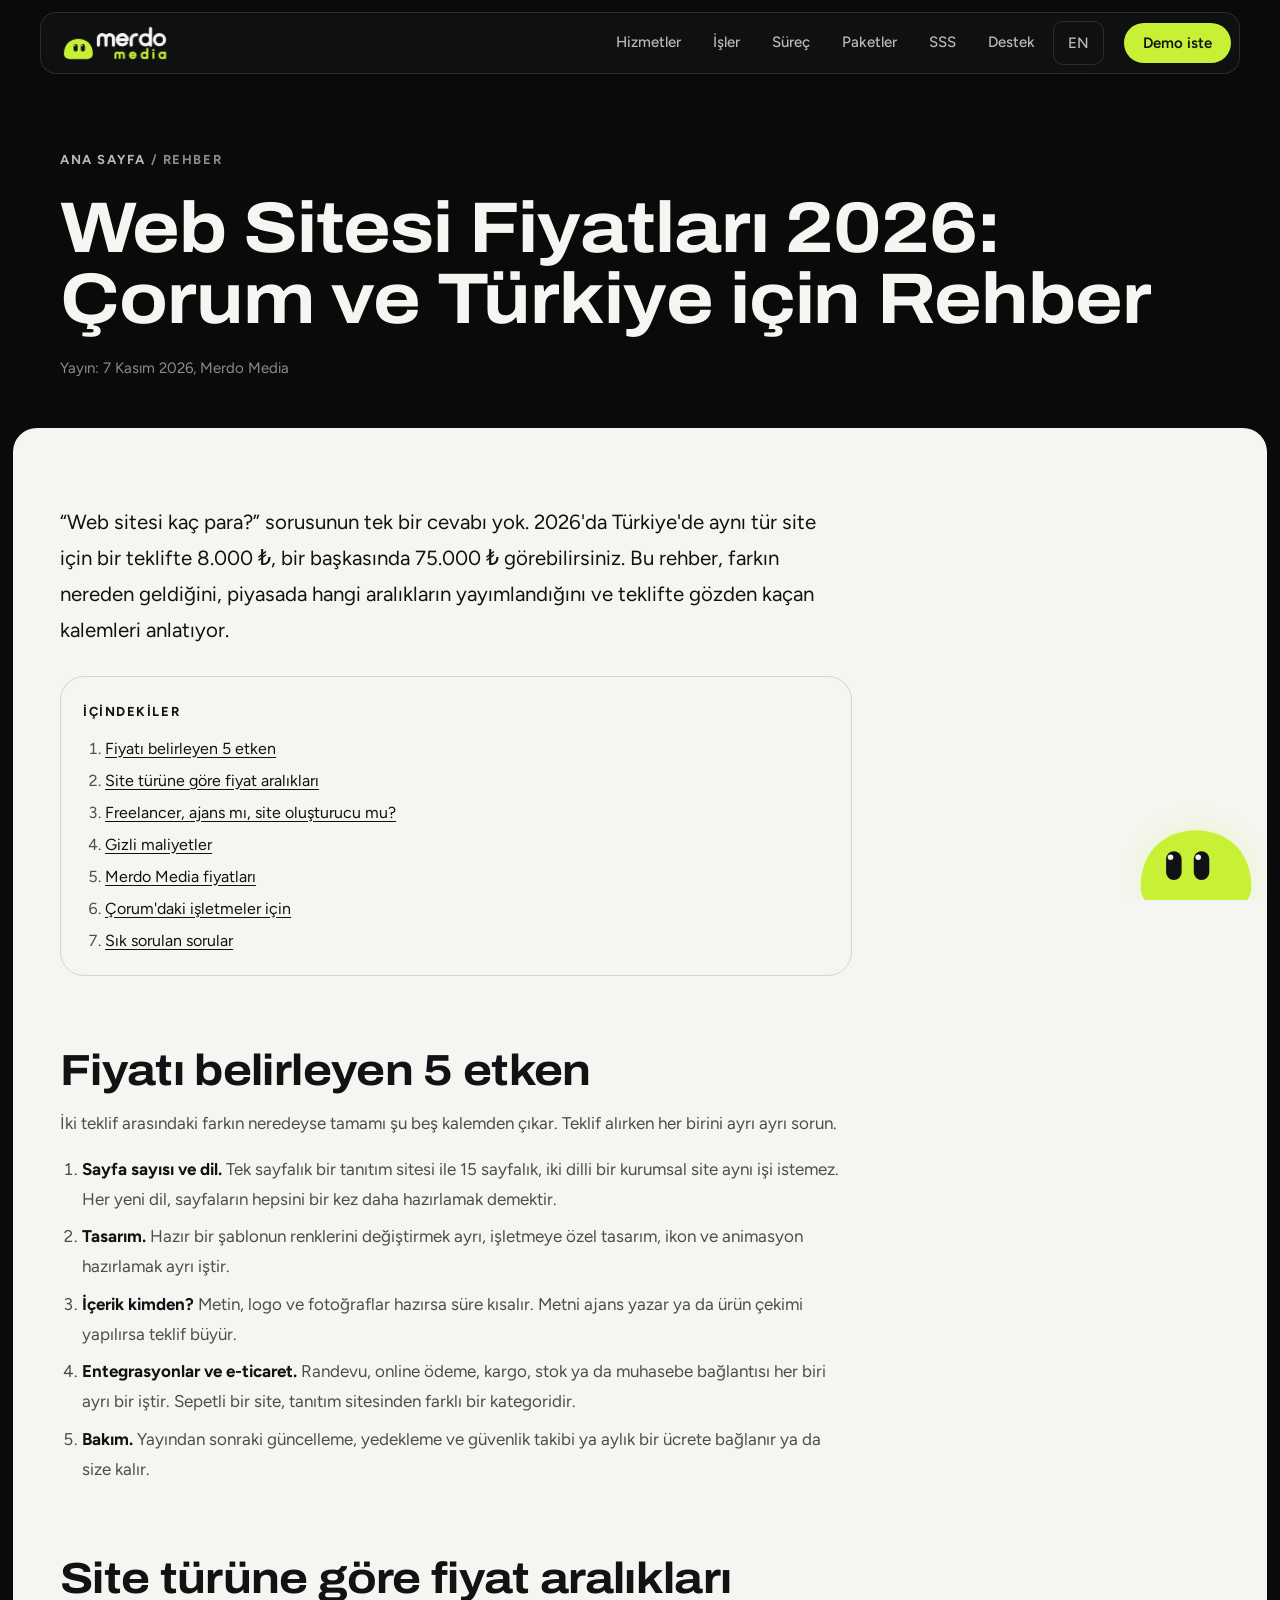
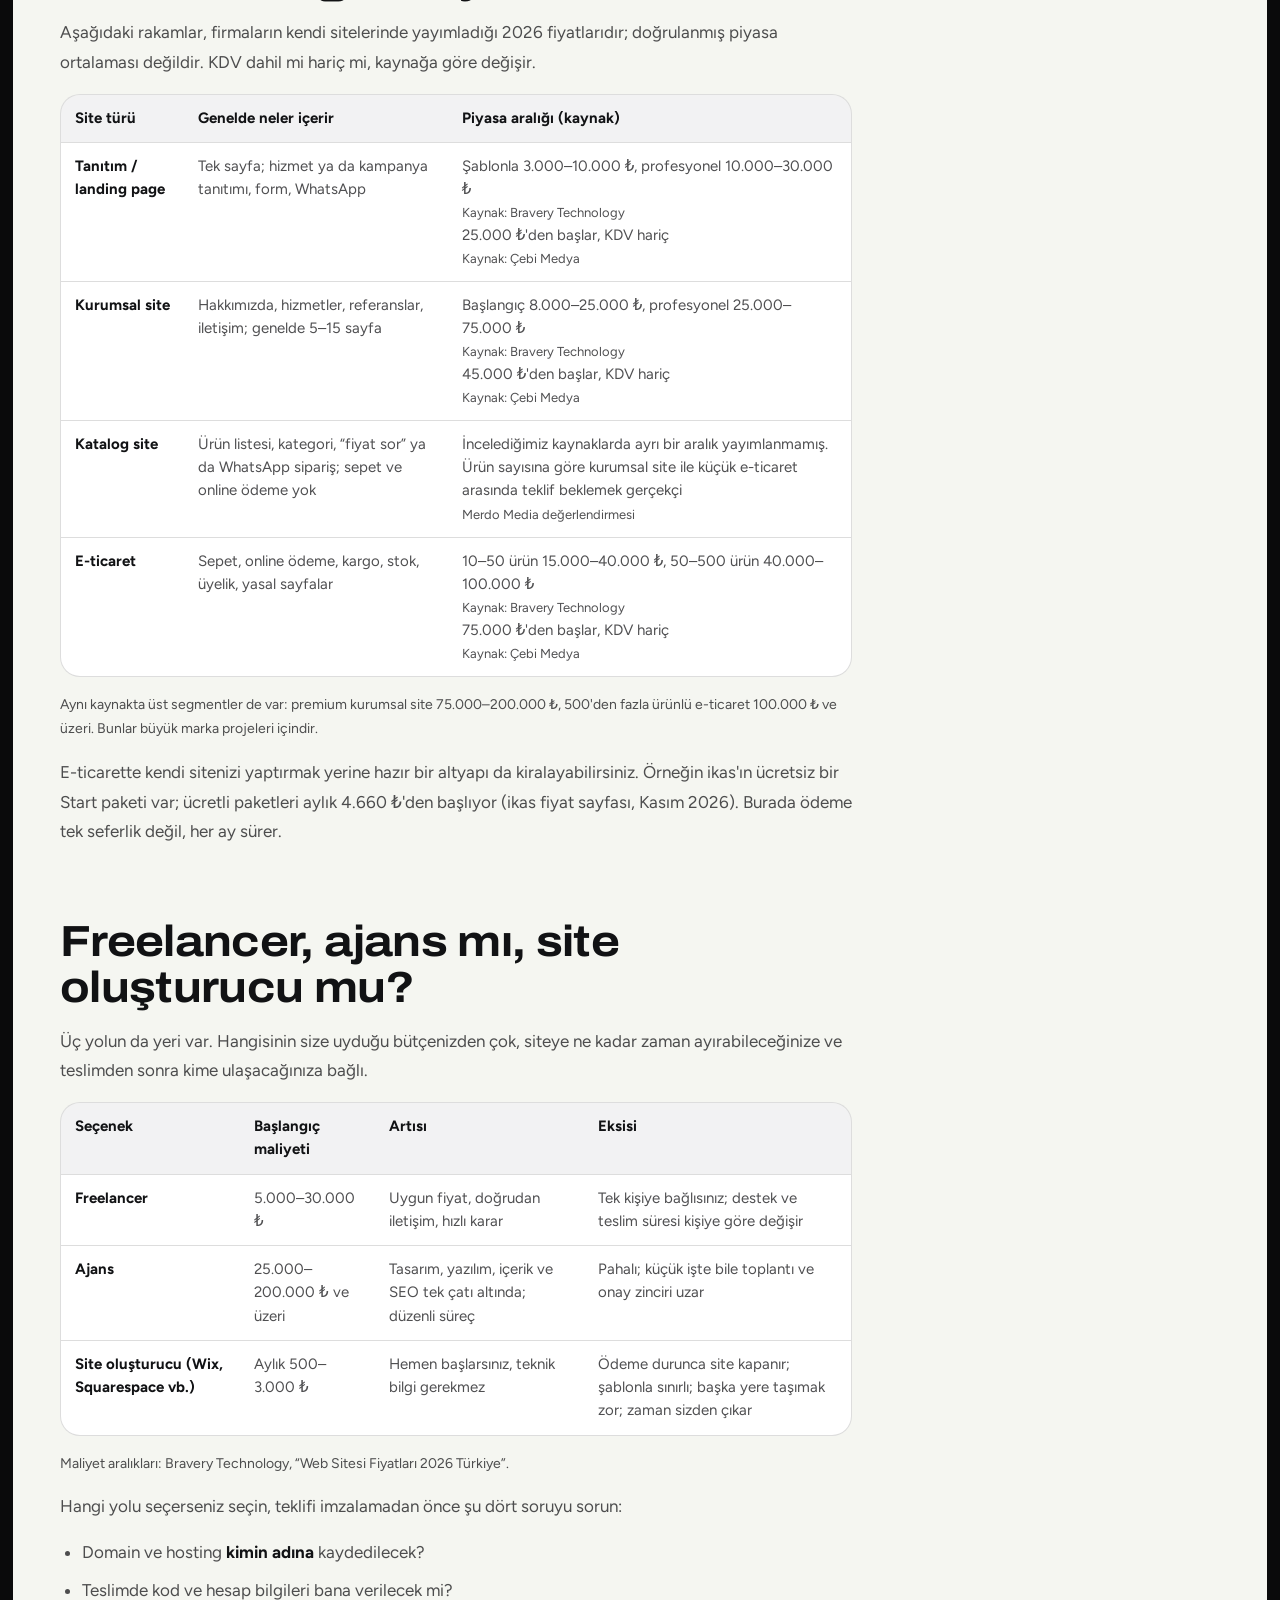
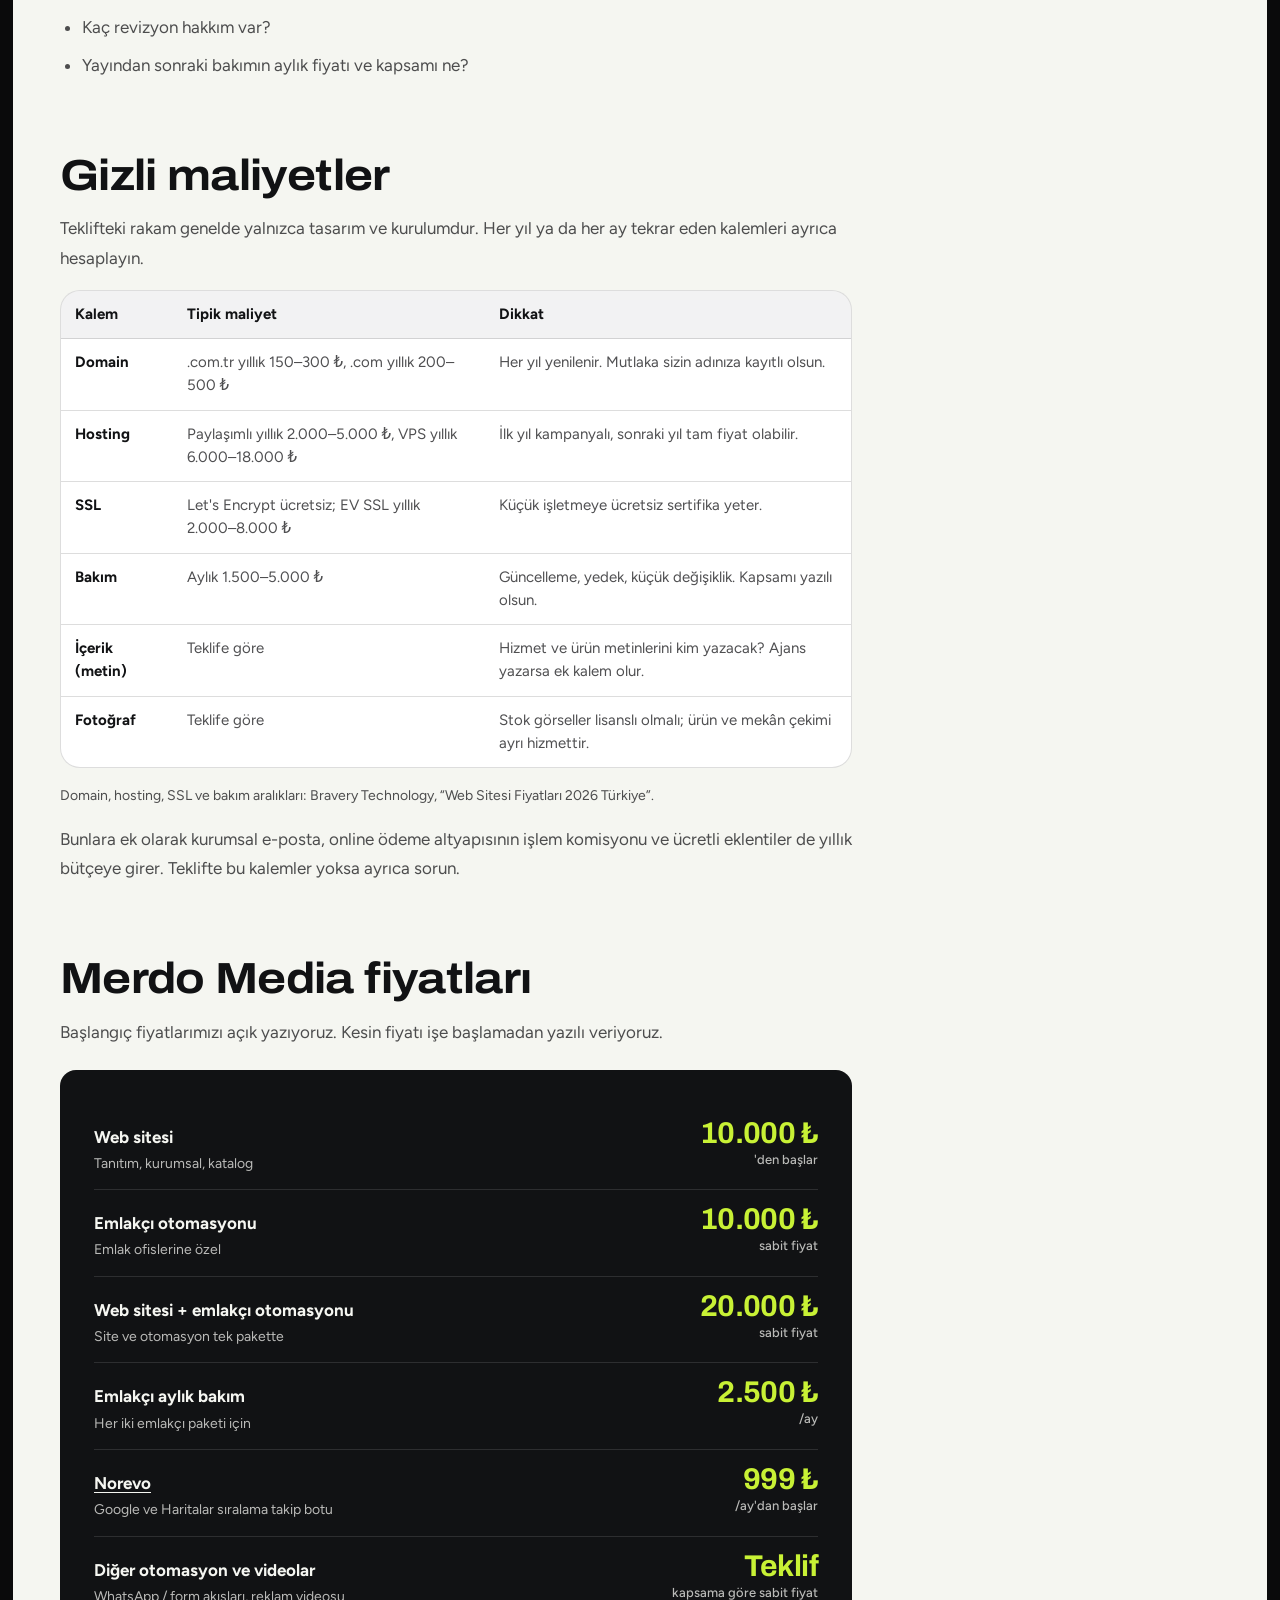
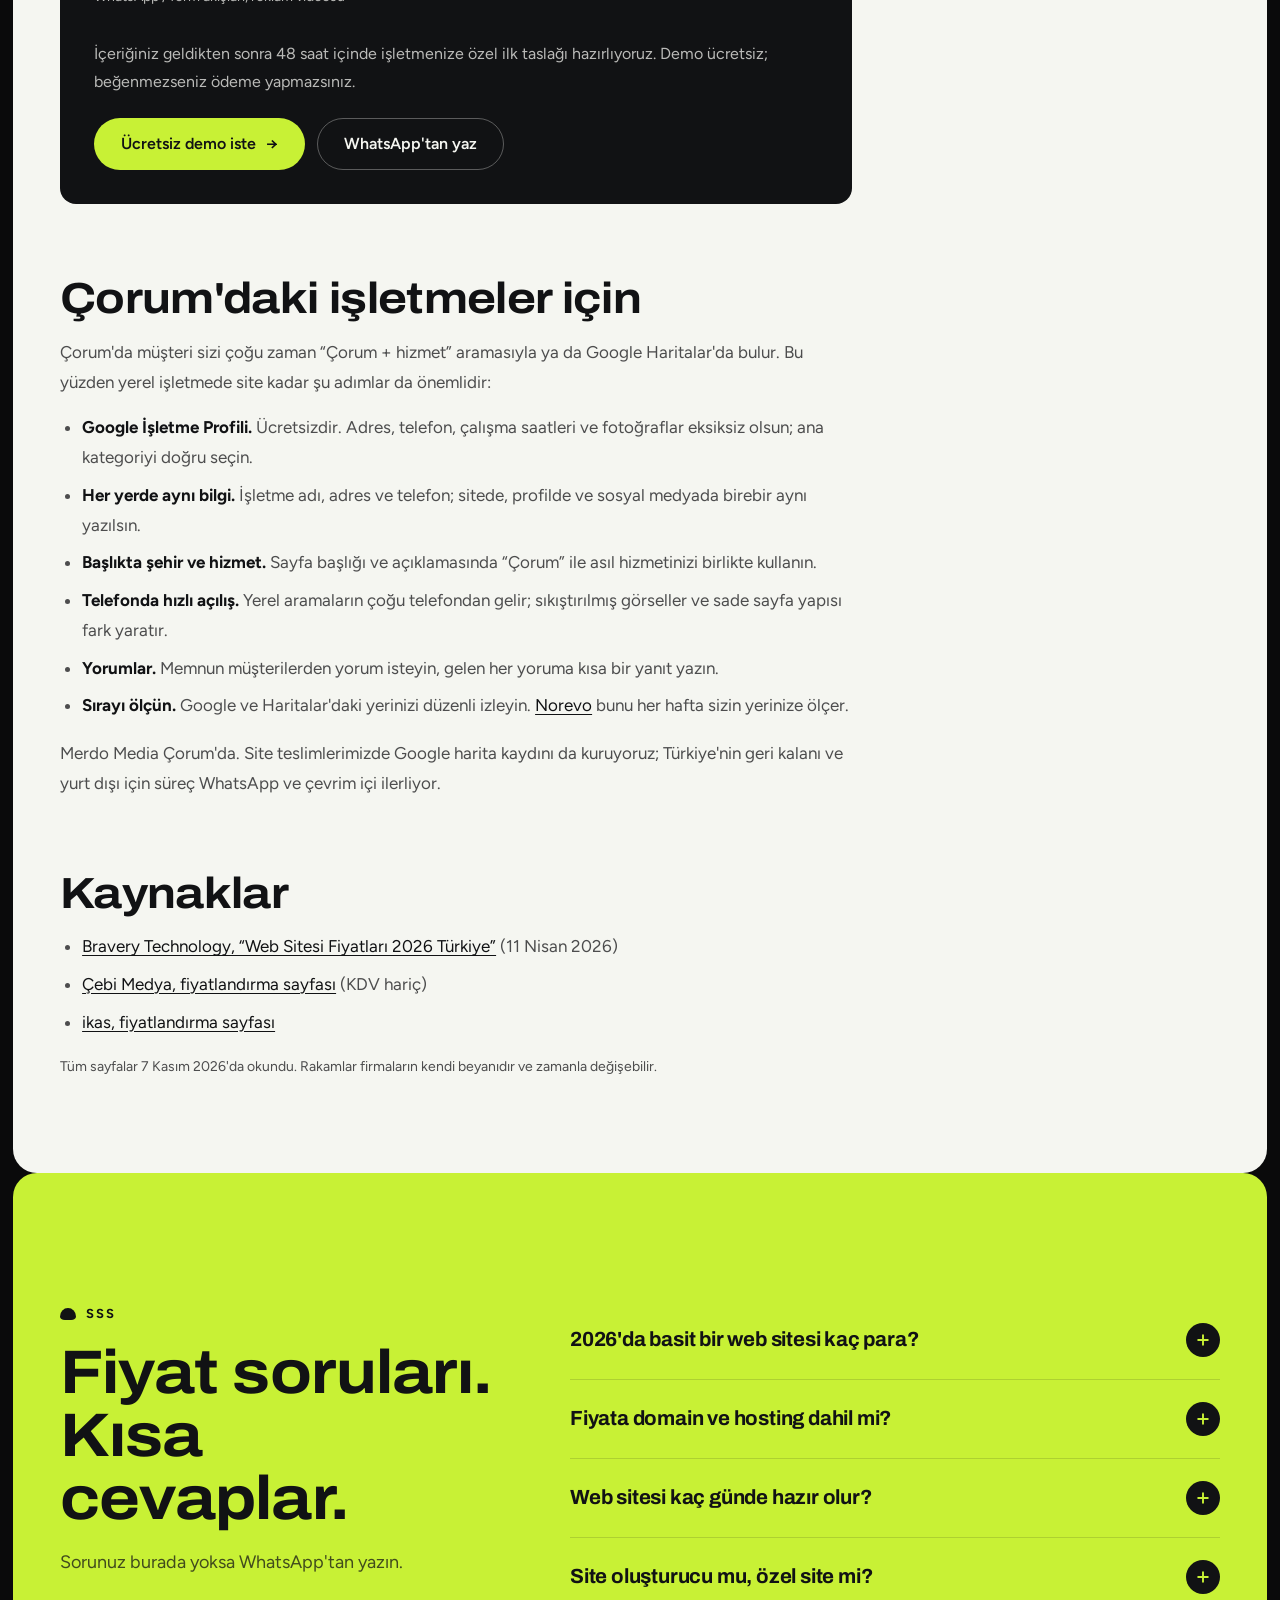
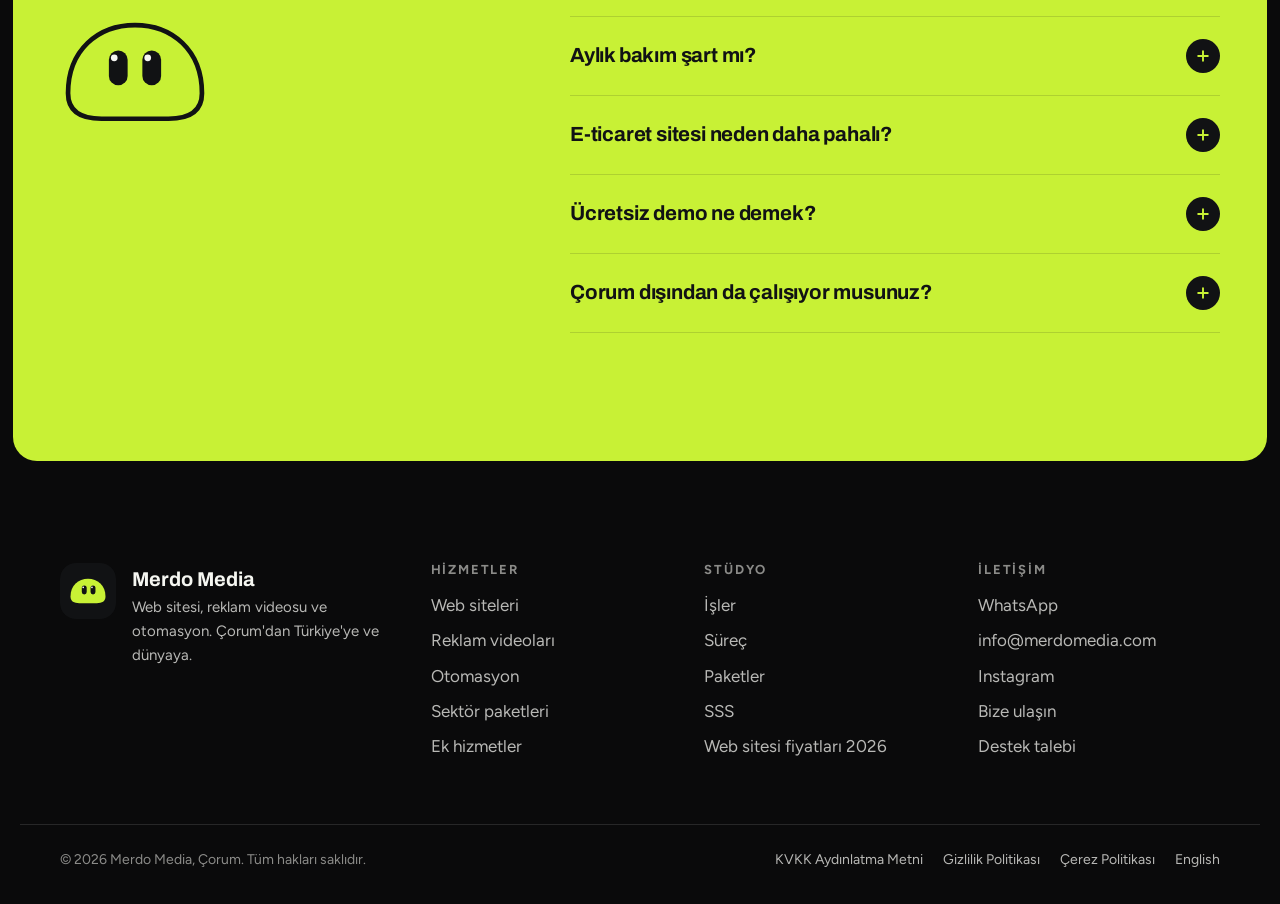
<file: web-sitesi-fiyatlari.html>
<!doctype html>
<html lang="tr">
<head>
<meta charset="utf-8">
<meta name="viewport" content="width=device-width, initial-scale=1">
<title>Web Sitesi Fiyatları 2026: Çorum ve Türkiye için Rehber | Merdo Media</title>
<meta name="description" content="2026 web sitesi fiyatları: tanıtım, kurumsal, katalog ve e-ticaret için kaynaklı piyasa aralıkları, gizli maliyetler ve Çorum için yerel SEO önerileri.">
<link rel="canonical" href="https://merdomedia.com/web-sitesi-fiyatlari.html">
<meta property="og:type" content="article">
<meta property="og:site_name" content="Merdo Media">
<meta property="og:locale" content="tr_TR">
<meta property="og:title" content="Web Sitesi Fiyatları 2026: Çorum ve Türkiye için Rehber">
<meta property="og:description" content="Site türüne göre piyasa fiyat aralıkları, freelancer / ajans / site oluşturucu karşılaştırması ve gizli maliyetler.">
<meta property="og:url" content="https://merdomedia.com/web-sitesi-fiyatlari.html">
<meta property="og:image" content="https://merdomedia.com/og-image.png">
<meta name="twitter:card" content="summary_large_image">
<script type="application/ld+json">{"@context":"https://schema.org","@type":"Article","headline":"Web Sitesi Fiyatları 2026: Çorum ve Türkiye için Rehber","description":"2026 web sitesi fiyatları: tanıtım, kurumsal, katalog ve e-ticaret için kaynaklı piyasa aralıkları, gizli maliyetler ve Çorum için yerel SEO önerileri.","datePublished":"2026-11-07","dateModified":"2026-11-07","inLanguage":"tr","image":"https://merdomedia.com/og-image.png","mainEntityOfPage":"https://merdomedia.com/web-sitesi-fiyatlari.html","author":{"@type":"Organization","name":"Merdo Media","url":"https://merdomedia.com/"},"publisher":{"@type":"Organization","name":"Merdo Media","url":"https://merdomedia.com/"}}</script>
<meta name="theme-color" content="#0A0A0B">
<link rel="icon" href="assets/favicon.svg" type="image/svg+xml">
<link rel="apple-touch-icon" href="assets/apple-touch-icon.png">
<link rel="preconnect" href="https://fonts.googleapis.com">
<link rel="preconnect" href="https://fonts.gstatic.com" crossorigin>
<link href="https://fonts.googleapis.com/css2?family=Archivo:wdth,wght@100..125,500..800&family=Figtree:wght@400;500;600;700&display=swap" rel="stylesheet">
<link rel="stylesheet" href="assets/site.css?v=12">
</head>
<body>
<a class="skip" href="#ana">İçeriğe geç</a>

<header class="hdr" id="hdr">
  <a href="./" class="logo" aria-label="Merdo Media ana sayfa">
    <svg viewBox="-15 328 1493 525.38" aria-hidden="true">
      <g class="lg-merdo" fill="none" stroke="#F5F6F1" stroke-width="44" stroke-linecap="round" stroke-linejoin="round">
        <path class="lg-l" style="--i:4;--x:0px" d="M503 620L503 527A52 52 0 0 1 607 527L607 620L607 527A52 52 0 0 1 711 527L711 620"/>
        <path class="lg-l" style="--i:3;--x:-63px" d="M763 545L903 545A70 70 0 1 0 886.6 590"/>
        <path class="lg-l" style="--i:2;--x:-108px" d="M955 620L955 545C955 500 985 475 1030 477"/>
        <path class="lg-l" style="--i:1;--x:-152px" d="M1222 545A70 70 0 1 1 1082 545A70 70 0 1 1 1222 545L1222 390L1222 620"/>
        <path class="lg-l" style="--i:0;--x:-207px" d="M1416 545A70 70 0 1 1 1276 545A70 70 0 1 1 1416 545"/>
      </g>
      <g class="lg-media"><g transform="translate(83.67 -201.60) scale(1.3)" fill="none" stroke="#C8F135" stroke-width="21.5" stroke-linecap="round" stroke-linejoin="round"><path d="M503 770L503 732.16A22.36 22.36 0 0 1 547.72 732.16L547.72 770L547.72 732.16A22.36 22.36 0 0 1 592.44 732.16L592.44 770"/><path d="M656.94 739.9L717.14 739.9A30.1 30.1 0 1 0 710.09 759.25"/><path d="M841.84 739.9A30.1 30.1 0 1 1 781.64 739.9A30.1 30.1 0 1 1 841.84 739.9L841.84 671.1L841.84 770"/><path d="M906.34 709.8L906.34 770"/><path d="M1031.04 739.9A30.1 30.1 0 1 1 970.84 739.9A30.1 30.1 0 1 1 1031.04 739.9L1031.04 709.8L1031.04 770"/><path d="M-100 -38C-100 -103 -55 -140 0 -140C55 -140 100 -103 100 -38C100 -10 80 0 50 0L-50 0C-80 0 -100 -10 -100 -38Z" transform="translate(906.34 693) scale(.15)" fill="#C8F135" stroke="none"/></g></g>
      <g transform="translate(225 813.38) scale(2)"><path d="M-100 -38C-100 -103 -55 -140 0 -140C55 -140 100 -103 100 -38C100 -10 80 0 50 0L-50 0C-80 0 -100 -10 -100 -38Z" fill="#C8F135"/><g class="lg-eyes"><rect x="-39" y="-102" width="28" height="52" rx="14" fill="#111214"/><rect x="11" y="-102" width="28" height="52" rx="14" fill="#111214"/><circle cx="-31" cy="-91" r="5" fill="#F5F6F1"/><circle cx="19" cy="-91" r="5" fill="#F5F6F1"/></g></g>
    </svg>
  </a>
  <nav class="nav" aria-label="Ana menü">
    <a href="./#hizmetler">Hizmetler</a>
    <a href="./#isler">İşler</a>
    <a href="./#surec">Süreç</a>
    <a href="./#paketler">Paketler</a>
    <a href="./#sss">SSS</a>
    <a href="#" data-wa="destek">Destek</a>
    <a href="en/" hreflang="en" lang="en" class="nav-lang">EN</a>
  </nav>
  <a href="./#iletisim" class="btn btn-lime btn-sm jelly hdr-cta">Demo iste</a>
  <button class="burger" id="burger" aria-expanded="false" aria-controls="mmenu" aria-label="Menüyü aç"><span></span><span></span></button>
</header>
<nav class="mmenu" id="mmenu" aria-label="Mobil menü" hidden>
  <a href="./#hizmetler">Hizmetler</a>
  <a href="./#isler">İşler</a>
  <a href="./#surec">Süreç</a>
  <a href="./#paketler">Paketler</a>
  <a href="./#sss">SSS</a>
  <a href="#" data-wa="destek">Destek talebi</a>
  <a href="en/" hreflang="en" lang="en">English</a>
  <a href="./#iletisim" class="btn btn-lime jelly">Ücretsiz demo iste</a>
</nav>


<main id="ana">
<article>
  <div class="wrap page-top">
    <nav class="crumb" aria-label="Sayfa yolu"><a href="./">Ana sayfa</a> / Rehber</nav>
    <h1 class="g-h1">Web Sitesi Fiyatları 2026: Çorum ve Türkiye için Rehber</h1>
    <p class="g-meta">Yayın: <time datetime="2026-11-07">7 Kasım 2026</time>, Merdo Media</p>
  </div>
  <div class="panel paper doc-panel">
    <div class="wrap">
      <div class="rehber">
      <p class="lead">“Web sitesi kaç para?” sorusunun tek bir cevabı yok. 2026'da Türkiye'de aynı tür site için bir teklifte 8.000 ₺, bir başkasında 75.000 ₺ görebilirsiniz. Bu rehber, farkın nereden geldiğini, piyasada hangi aralıkların yayımlandığını ve teklifte gözden kaçan kalemleri anlatıyor.</p>

      <nav class="toc" aria-label="İçindekiler">
        <b>İçindekiler</b>
        <ol>
          <li><a href="#etkenler">Fiyatı belirleyen 5 etken</a></li>
          <li><a href="#turler">Site türüne göre fiyat aralıkları</a></li>
          <li><a href="#kim">Freelancer, ajans mı, site oluşturucu mu?</a></li>
          <li><a href="#gizli">Gizli maliyetler</a></li>
          <li><a href="#merdo">Merdo Media fiyatları</a></li>
          <li><a href="#corum">Çorum'daki işletmeler için</a></li>
          <li><a href="#sss">Sık sorulan sorular</a></li>
        </ol>
      </nav>

      <h2 id="etkenler">Fiyatı belirleyen 5 etken</h2>
      <p>İki teklif arasındaki farkın neredeyse tamamı şu beş kalemden çıkar. Teklif alırken her birini ayrı ayrı sorun.</p>
      <ol>
        <li><b>Sayfa sayısı ve dil.</b> Tek sayfalık bir tanıtım sitesi ile 15 sayfalık, iki dilli bir kurumsal site aynı işi istemez. Her yeni dil, sayfaların hepsini bir kez daha hazırlamak demektir.</li>
        <li><b>Tasarım.</b> Hazır bir şablonun renklerini değiştirmek ayrı, işletmeye özel tasarım, ikon ve animasyon hazırlamak ayrı iştir.</li>
        <li><b>İçerik kimden?</b> Metin, logo ve fotoğraflar hazırsa süre kısalır. Metni ajans yazar ya da ürün çekimi yapılırsa teklif büyür.</li>
        <li><b>Entegrasyonlar ve e-ticaret.</b> Randevu, online ödeme, kargo, stok ya da muhasebe bağlantısı her biri ayrı bir iştir. Sepetli bir site, tanıtım sitesinden farklı bir kategoridir.</li>
        <li><b>Bakım.</b> Yayından sonraki güncelleme, yedekleme ve güvenlik takibi ya aylık bir ücrete bağlanır ya da size kalır.</li>
      </ol>

      <h2 id="turler">Site türüne göre fiyat aralıkları</h2>
      <p>Aşağıdaki rakamlar, firmaların kendi sitelerinde yayımladığı 2026 fiyatlarıdır; doğrulanmış piyasa ortalaması değildir. KDV dahil mi hariç mi, kaynağa göre değişir.</p>
      <div class="tbl">
        <table>
          <thead><tr><th scope="col">Site türü</th><th scope="col">Genelde neler içerir</th><th scope="col">Piyasa aralığı (kaynak)</th></tr></thead>
          <tbody>
            <tr><td>Tanıtım / landing page</td><td>Tek sayfa; hizmet ya da kampanya tanıtımı, form, WhatsApp</td><td>Şablonla 3.000–10.000 ₺, profesyonel 10.000–30.000 ₺ <small>Kaynak: Bravery Technology</small>25.000 ₺'den başlar, KDV hariç <small>Kaynak: Çebi Medya</small></td></tr>
            <tr><td>Kurumsal site</td><td>Hakkımızda, hizmetler, referanslar, iletişim; genelde 5–15 sayfa</td><td>Başlangıç 8.000–25.000 ₺, profesyonel 25.000–75.000 ₺ <small>Kaynak: Bravery Technology</small>45.000 ₺'den başlar, KDV hariç <small>Kaynak: Çebi Medya</small></td></tr>
            <tr><td>Katalog site</td><td>Ürün listesi, kategori, “fiyat sor” ya da WhatsApp sipariş; sepet ve online ödeme yok</td><td>İncelediğimiz kaynaklarda ayrı bir aralık yayımlanmamış. Ürün sayısına göre kurumsal site ile küçük e-ticaret arasında teklif beklemek gerçekçi <small>Merdo Media değerlendirmesi</small></td></tr>
            <tr><td>E-ticaret</td><td>Sepet, online ödeme, kargo, stok, üyelik, yasal sayfalar</td><td>10–50 ürün 15.000–40.000 ₺, 50–500 ürün 40.000–100.000 ₺ <small>Kaynak: Bravery Technology</small>75.000 ₺'den başlar, KDV hariç <small>Kaynak: Çebi Medya</small></td></tr>
          </tbody>
        </table>
      </div>
      <p class="src">Aynı kaynakta üst segmentler de var: premium kurumsal site 75.000–200.000 ₺, 500'den fazla ürünlü e-ticaret 100.000 ₺ ve üzeri. Bunlar büyük marka projeleri içindir.</p>
      <p>E-ticarette kendi sitenizi yaptırmak yerine hazır bir altyapı da kiralayabilirsiniz. Örneğin ikas'ın ücretsiz bir Start paketi var; ücretli paketleri aylık 4.660 ₺'den başlıyor (ikas fiyat sayfası, Kasım 2026). Burada ödeme tek seferlik değil, her ay sürer.</p>

      <h2 id="kim">Freelancer, ajans mı, site oluşturucu mu?</h2>
      <p>Üç yolun da yeri var. Hangisinin size uyduğu bütçenizden çok, siteye ne kadar zaman ayırabileceğinize ve teslimden sonra kime ulaşacağınıza bağlı.</p>
      <div class="tbl">
        <table>
          <thead><tr><th scope="col">Seçenek</th><th scope="col">Başlangıç maliyeti</th><th scope="col">Artısı</th><th scope="col">Eksisi</th></tr></thead>
          <tbody>
            <tr><td>Freelancer</td><td>5.000–30.000 ₺</td><td>Uygun fiyat, doğrudan iletişim, hızlı karar</td><td>Tek kişiye bağlısınız; destek ve teslim süresi kişiye göre değişir</td></tr>
            <tr><td>Ajans</td><td>25.000–200.000 ₺ ve üzeri</td><td>Tasarım, yazılım, içerik ve SEO tek çatı altında; düzenli süreç</td><td>Pahalı; küçük işte bile toplantı ve onay zinciri uzar</td></tr>
            <tr><td>Site oluşturucu (Wix, Squarespace vb.)</td><td>Aylık 500–3.000 ₺</td><td>Hemen başlarsınız, teknik bilgi gerekmez</td><td>Ödeme durunca site kapanır; şablonla sınırlı; başka yere taşımak zor; zaman sizden çıkar</td></tr>
          </tbody>
        </table>
      </div>
      <p class="src">Maliyet aralıkları: Bravery Technology, “Web Sitesi Fiyatları 2026 Türkiye”.</p>
      <p>Hangi yolu seçerseniz seçin, teklifi imzalamadan önce şu dört soruyu sorun:</p>
      <ul>
        <li>Domain ve hosting <b>kimin adına</b> kaydedilecek?</li>
        <li>Teslimde kod ve hesap bilgileri bana verilecek mi?</li>
        <li>Kaç revizyon hakkım var?</li>
        <li>Yayından sonraki bakımın aylık fiyatı ve kapsamı ne?</li>
      </ul>

      <h2 id="gizli">Gizli maliyetler</h2>
      <p>Teklifteki rakam genelde yalnızca tasarım ve kurulumdur. Her yıl ya da her ay tekrar eden kalemleri ayrıca hesaplayın.</p>
      <div class="tbl">
        <table>
          <thead><tr><th scope="col">Kalem</th><th scope="col">Tipik maliyet</th><th scope="col">Dikkat</th></tr></thead>
          <tbody>
            <tr><td>Domain</td><td>.com.tr yıllık 150–300 ₺, .com yıllık 200–500 ₺</td><td>Her yıl yenilenir. Mutlaka sizin adınıza kayıtlı olsun.</td></tr>
            <tr><td>Hosting</td><td>Paylaşımlı yıllık 2.000–5.000 ₺, VPS yıllık 6.000–18.000 ₺</td><td>İlk yıl kampanyalı, sonraki yıl tam fiyat olabilir.</td></tr>
            <tr><td>SSL</td><td>Let's Encrypt ücretsiz; EV SSL yıllık 2.000–8.000 ₺</td><td>Küçük işletmeye ücretsiz sertifika yeter.</td></tr>
            <tr><td>Bakım</td><td>Aylık 1.500–5.000 ₺</td><td>Güncelleme, yedek, küçük değişiklik. Kapsamı yazılı olsun.</td></tr>
            <tr><td>İçerik (metin)</td><td>Teklife göre</td><td>Hizmet ve ürün metinlerini kim yazacak? Ajans yazarsa ek kalem olur.</td></tr>
            <tr><td>Fotoğraf</td><td>Teklife göre</td><td>Stok görseller lisanslı olmalı; ürün ve mekân çekimi ayrı hizmettir.</td></tr>
          </tbody>
        </table>
      </div>
      <p class="src">Domain, hosting, SSL ve bakım aralıkları: Bravery Technology, “Web Sitesi Fiyatları 2026 Türkiye”.</p>
      <p>Bunlara ek olarak kurumsal e-posta, online ödeme altyapısının işlem komisyonu ve ücretli eklentiler de yıllık bütçeye girer. Teklifte bu kalemler yoksa ayrıca sorun.</p>

      <h2 id="merdo">Merdo Media fiyatları</h2>
      <p>Başlangıç fiyatlarımızı açık yazıyoruz. Kesin fiyatı işe başlamadan yazılı veriyoruz.</p>
      <div class="mm-box">
        <dl>
          <div class="pr-row"><dt>Web sitesi<small>Tanıtım, kurumsal, katalog</small></dt><dd>10.000 ₺<small>'den başlar</small></dd></div>
          <div class="pr-row"><dt>Emlakçı otomasyonu<small>Emlak ofislerine özel</small></dt><dd>10.000 ₺<small>sabit fiyat</small></dd></div>
          <div class="pr-row"><dt>Web sitesi + emlakçı otomasyonu<small>Site ve otomasyon tek pakette</small></dt><dd>20.000 ₺<small>sabit fiyat</small></dd></div>
          <div class="pr-row"><dt>Emlakçı aylık bakım<small>Her iki emlakçı paketi için</small></dt><dd>2.500 ₺<small>/ay</small></dd></div>
          <div class="pr-row"><dt><a href="https://mertozmen899-alt.github.io/norevo/giris.html" target="_blank" rel="noopener">Norevo</a><small>Google ve Haritalar sıralama takip botu</small></dt><dd>999 ₺<small>/ay'dan başlar</small></dd></div>
          <div class="pr-row"><dt>Diğer otomasyon ve videolar<small>WhatsApp / form akışları, reklam videosu</small></dt><dd>Teklif<small>kapsama göre sabit fiyat</small></dd></div>
        </dl>
        <p>İçeriğiniz geldikten sonra 48 saat içinde işletmenize özel ilk taslağı hazırlıyoruz. Demo ücretsiz; beğenmezseniz ödeme yapmazsınız.</p>
        <div class="cta-row">
          <a href="./#iletisim" class="btn btn-lime jelly">Ücretsiz demo iste <span class="arr">→</span></a>
          <a href="#" data-wa="demo" class="btn btn-ghost jelly">WhatsApp'tan yaz</a>
        </div>
      </div>

      <h2 id="corum">Çorum'daki işletmeler için</h2>
      <p>Çorum'da müşteri sizi çoğu zaman “Çorum + hizmet” aramasıyla ya da Google Haritalar'da bulur. Bu yüzden yerel işletmede site kadar şu adımlar da önemlidir:</p>
      <ul>
        <li><b>Google İşletme Profili.</b> Ücretsizdir. Adres, telefon, çalışma saatleri ve fotoğraflar eksiksiz olsun; ana kategoriyi doğru seçin.</li>
        <li><b>Her yerde aynı bilgi.</b> İşletme adı, adres ve telefon; sitede, profilde ve sosyal medyada birebir aynı yazılsın.</li>
        <li><b>Başlıkta şehir ve hizmet.</b> Sayfa başlığı ve açıklamasında “Çorum” ile asıl hizmetinizi birlikte kullanın.</li>
        <li><b>Telefonda hızlı açılış.</b> Yerel aramaların çoğu telefondan gelir; sıkıştırılmış görseller ve sade sayfa yapısı fark yaratır.</li>
        <li><b>Yorumlar.</b> Memnun müşterilerden yorum isteyin, gelen her yoruma kısa bir yanıt yazın.</li>
        <li><b>Sırayı ölçün.</b> Google ve Haritalar'daki yerinizi düzenli izleyin. <a href="https://mertozmen899-alt.github.io/norevo/giris.html" target="_blank" rel="noopener">Norevo</a> bunu her hafta sizin yerinize ölçer.</li>
      </ul>
      <p>Merdo Media Çorum'da. Site teslimlerimizde Google harita kaydını da kuruyoruz; Türkiye'nin geri kalanı ve yurt dışı için süreç WhatsApp ve çevrim içi ilerliyor.</p>

      <h2 id="kaynaklar">Kaynaklar</h2>
      <ul>
        <li><a href="https://braverytechnology.com/tr/web-sitesi-fiyatlari/" target="_blank" rel="nofollow noopener">Bravery Technology, “Web Sitesi Fiyatları 2026 Türkiye”</a> (11 Nisan 2026)</li>
        <li><a href="https://cebimedya.com/fiyatlandirma" target="_blank" rel="nofollow noopener">Çebi Medya, fiyatlandırma sayfası</a> (KDV hariç)</li>
        <li><a href="https://ikas.com/tr/pricing" target="_blank" rel="nofollow noopener">ikas, fiyatlandırma sayfası</a></li>
      </ul>
      <p class="src">Tüm sayfalar 7 Kasım 2026'da okundu. Rakamlar firmaların kendi beyanıdır ve zamanla değişebilir.</p>
      </div>
    </div>
  </div>
</article>

<!-- ============ SSS ============ -->
<section class="panel lime faq" id="sss">
  <div class="wrap faq-grid">
    <div class="faq-side">
      <p class="kicker">SSS</p>
      <h2 class="h2">Fiyat soruları. Kısa cevaplar.</h2>
      <p class="sub">Sorunuz burada yoksa WhatsApp'tan yazın.</p>
      <div class="mochi faq-mochi outline" data-mochi></div>
    </div>
    <div class="faq-list">
      <details><summary>2026'da basit bir web sitesi kaç para?</summary><p>Yayımlanan 2026 fiyatlarında şablonla hazırlanan tek sayfalık site 3.000–10.000 ₺, profesyonel tanıtım sitesi 10.000–30.000 ₺ aralığında (Bravery Technology). Merdo Media'da web sitesi 10.000 ₺'den başlar.</p></details>
      <details><summary>Fiyata domain ve hosting dahil mi?</summary><p>Çoğu teklifte kurulum dahildir, yıllık ücretler dahil değildir. Merdo Media'da domain ve hosting kurulumu dahildir; yıllık ücretleri ayrıdır ve hesaplar sizin adınıza açılır.</p></details>
      <details><summary>Web sitesi kaç günde hazır olur?</summary><p>Kapsama göre değişir. Merdo Media'da içerik ve logo geldikten sonra ilk taslak 48 saatte hazırdır; son hâl revizyon sayısına göre değişir.</p></details>
      <details><summary>Site oluşturucu mu, özel site mi?</summary><p>Kısa süreli ya da deneme amaçlı bir iş için site oluşturucu yeterli olabilir. Uzun vadede aylık ücret birikir ve site platforma bağlı kalır; özel sitede kod ve domain sizindir.</p></details>
      <details><summary>Aylık bakım şart mı?</summary><p>Şart değil. Ancak güncelleme, yedekleme ve küçük değişiklikleri kimin yapacağı baştan belli olmalı. Bakım paketinde bu işler aylık sabit ücretle yapılır.</p></details>
      <details><summary>E-ticaret sitesi neden daha pahalı?</summary><p>Sepet, online ödeme, kargo, stok, iade süreci ve mesafeli satış gibi yasal sayfalar ayrı iş ister. Ürün sayısı arttıkça kurulum ve test süresi de uzar.</p></details>
      <details><summary>Ücretsiz demo ne demek?</summary><p>İçeriğiniz geldikten sonra 48 saat içinde işletmenize özel ilk taslağı hazırlıyoruz. Beğenirseniz devam ediyoruz; beğenmezseniz hiçbir ödeme yapmazsınız.</p></details>
      <details><summary>Çorum dışından da çalışıyor musunuz?</summary><p>Evet. Türkiye'nin her yerinden ve yurt dışından işletmelerle Türkçe ve İngilizce çalışıyoruz; süreç WhatsApp ve çevrim içi ilerler.</p></details>
    </div>
  </div>
</section>
</main>

<!-- ============ FOOTER ============ -->
<footer class="ftr">
  <div class="wrap ftr-grid">
    <div class="ftr-brand">
      <img src="assets/favicon.svg" alt="" width="56" height="56">
      <p><b>Merdo Media</b><br>Web sitesi, reklam videosu ve otomasyon. Çorum'dan Türkiye'ye ve dünyaya.</p>
    </div>
    <div><h2>Hizmetler</h2><ul><li><a href="./#d-web">Web siteleri</a></li><li><a href="./#d-video">Reklam videoları</a></li><li><a href="./#d-oto">Otomasyon</a></li><li><a href="./#d-sektor">Sektör paketleri</a></li><li><a href="./#ekler">Ek hizmetler</a></li></ul></div>
    <div><h2>Stüdyo</h2><ul><li><a href="./#isler">İşler</a></li><li><a href="./#surec">Süreç</a></li><li><a href="./#paketler">Paketler</a></li><li><a href="./#sss">SSS</a></li><li><a href="web-sitesi-fiyatlari.html">Web sitesi fiyatları 2026</a></li></ul></div>
    <div><h2>İletişim</h2><ul><li><a href="#" data-wa="demo">WhatsApp</a></li><li><a href="mailto:info@merdomedia.com">info@merdomedia.com</a></li><li><a href="https://instagram.com/mediamerdo" target="_blank" rel="noopener">Instagram</a></li><li><a href="./#iletisim">Bize ulaşın</a></li><li><a href="#" data-wa="destek">Destek talebi</a></li></ul></div>
  </div>
  <div class="wrap ftr-bot">
    <span>© 2026 Merdo Media, Çorum. Tüm hakları saklıdır.</span>
    <span class="legal"><a href="kvkk.html">KVKK Aydınlatma Metni</a><a href="gizlilik.html">Gizlilik Politikası</a><a href="cerez.html">Çerez Politikası</a><a href="en/" hreflang="en" lang="en">English</a></span>
  </div>
</footer>

<!-- ============ REHBER MOCHI + ELİF SOHBET ============ -->
<div class="guide" id="guide">
  <div class="cw-panel" id="cwPanel" role="dialog" aria-label="Merdo Media sohbet asistanı">
    <div class="cw-head"><span class="cw-av mochi" data-mochi></span><div><b>Mochi</b><small>Otomatik asistan</small></div><button type="button" id="cwClose" aria-label="Sohbeti kapat"><svg width="14" height="14" viewBox="0 0 14 14" aria-hidden="true"><path d="M2 2l10 10M12 2L2 12" stroke="currentColor" stroke-width="2.2" stroke-linecap="round"/></svg></button></div>
    <div class="cw-body" id="cwBody" aria-live="polite"></div>
    <p class="cw-err" id="cwErr" role="alert"></p>
    <form class="cw-in" id="cwIn"><input id="cwInput" aria-label="Mesajınız" maxlength="80"><button type="submit" aria-label="Gönder">→</button></form>
    <div class="cw-foot">Size WhatsApp'tan biz döneriz. <a href="kvkk.html">KVKK</a></div>
  </div>
  <button type="button" class="ml" id="guideBtn" aria-label="Sohbeti aç" aria-expanded="false" aria-controls="cwPanel">
    <span class="ml-bubble" aria-hidden="true">Bir sorunuz mu var?</span>
    <span class="ml-clip"><span class="mochi ml-mochi" data-mochi data-static></span></span>
  </button>
</div>

<script src="assets/site.js?v=13" defer></script>
</body>
</html>
</file>
<file: assets/site.css>
:root{
  --lime:#C8F135; --ink:#111214; --night:#0A0A0B; --paper:#F5F6F1;
  --t2:rgba(245,246,241,.74); --t3:rgba(245,246,241,.55); --line:rgba(245,246,241,.12);
  --d2:rgba(17,18,20,.74); --dline:rgba(17,18,20,.14);
  --display:"Archivo",system-ui,sans-serif;
  --body:"Figtree",system-ui,sans-serif;
  --spring:cubic-bezier(.34,1.56,.64,1);
  --out:cubic-bezier(.22,1,.36,1);
  --gut:clamp(16px,4vw,40px);
  --pad:clamp(80px,10vw,144px);
  --r:clamp(16px,2vw,24px);
}
*{box-sizing:border-box}
html{scroll-behavior:smooth;-webkit-text-size-adjust:100%}
body{margin:0;background:var(--night);color:var(--paper);font:400 17px/1.6 var(--body);overflow-x:hidden}
img{max-width:100%;display:block}
a{color:inherit}
h1,h2,h3,h4{margin:0;font-family:var(--display);font-weight:700;font-stretch:112%;letter-spacing:-.015em;line-height:1.02}
.big,.mmenu a,.chip-tx b{font-stretch:112%}
p{margin:0}
ul,ol{margin:0;padding:0;list-style:none}
:focus-visible{outline:3px solid var(--lime);outline-offset:3px;border-radius:8px}
.skip{position:absolute;left:-999px;top:8px;z-index:100;background:var(--lime);color:var(--ink);padding:10px 16px;border-radius:999px}
.skip:focus{left:16px}
.wrap{max-width:1240px;margin:0 auto;padding:0 var(--gut);position:relative}

.h1{font-size:clamp(44px,6.2vw,96px);line-height:.98;letter-spacing:-.02em}
.h2{font-size:clamp(36px,4.8vw,70px)}
.h3{font-size:clamp(24px,2.4vw,34px)}
.big{font-family:var(--display);font-weight:700;font-size:clamp(36px,5.6vw,86px);line-height:1;letter-spacing:-.02em}
.lead{font-size:clamp(18px,1.5vw,21px);color:var(--t2);max-width:36em}
.sub{color:var(--t2);max-width:34em;margin-top:18px;font-size:18px}
.kicker{display:inline-flex;align-items:center;gap:10px;font:700 13px/1 var(--body);letter-spacing:.16em;text-transform:uppercase;margin-bottom:22px}
.kicker::before{content:"";width:16px;height:12px;background:currentColor;border-radius:50% 50% 30% 30%/70% 70% 30% 30%}
.sec .kicker::before{background:var(--lime)}
.sec-head{margin-bottom:clamp(40px,5vw,72px)}

.btn{display:inline-flex;align-items:center;justify-content:center;gap:10px;min-height:52px;padding:14px 26px;border-radius:999px;font:600 16px/1.1 var(--body);text-decoration:none;border:1.5px solid transparent;cursor:pointer;transform-origin:50% 100%;white-space:nowrap}
.btn-sm{min-height:40px;padding:9px 18px;font-size:15px}
.btn-lime{background:var(--lime);color:var(--ink)}
.btn-ghost{border-color:rgba(245,246,241,.32);color:var(--paper)}
.btn-ghost:hover{border-color:var(--paper)}
.arr{display:inline-block;transition:transform .35s var(--spring)}
.btn:hover .arr{transform:translateX(5px)}
.jelly:hover{animation:jelly .62s both}
.jelly:active{animation:none;transform:scale(1.08,.88)}
@keyframes jelly{0%{transform:scale(1,1)}28%{transform:scale(1.09,.9)}48%{transform:scale(.95,1.06)}68%{transform:scale(1.03,.97)}84%{transform:scale(.99,1.01)}100%{transform:scale(1,1)}}
.jelly-card{transition:transform .5s var(--spring),border-color .3s,background-color .3s;transform-origin:50% 100%}
.jelly-card:hover{transform:translateY(-6px);animation:cardjelly .7s var(--out)}
@keyframes cardjelly{0%{transform:translateY(0)}30%{transform:translateY(-6px) scale(1.018,.982)}55%{transform:translateY(-6px) scale(.993,1.008)}100%{transform:translateY(-6px)}}

.hdr{position:fixed;z-index:50;top:12px;left:50%;transform:translateX(-50%);width:min(1200px,calc(100% - 24px));display:flex;align-items:center;gap:20px;padding:8px 8px 8px 20px;border-radius:16px;background:rgba(17,18,20,.78);backdrop-filter:blur(14px);-webkit-backdrop-filter:blur(14px);border:1px solid var(--line);transition:transform .45s var(--out)}
.logo{display:block;flex:none}
.logo svg{display:block;height:38px;width:auto}
.nav{display:flex;gap:4px;margin-left:auto}
.nav a{padding:9px 14px;border-radius:10px;text-decoration:none;font-weight:500;font-size:15px;color:var(--t2);transition:color .2s,background-color .2s}
.nav a:hover{color:var(--paper);background:rgba(245,246,241,.07)}
.nav-lang{border:1px solid var(--line)}
.burger{display:none;width:44px;height:44px;border-radius:50%;border:1px solid var(--line);background:transparent;cursor:pointer;position:relative}
.burger span{position:absolute;left:13px;right:13px;height:2px;background:var(--paper);border-radius:2px;transition:transform .35s var(--spring)}
.burger span:first-child{top:17px}.burger span:last-child{top:25px}
.burger[aria-expanded="true"] span:first-child{transform:translateY(4px) rotate(45deg)}
.burger[aria-expanded="true"] span:last-child{transform:translateY(-4px) rotate(-45deg)}
.mmenu{position:fixed;z-index:49;inset:0;background:var(--night);padding:100px 16px 32px;display:flex;flex-direction:column;gap:4px}
.mmenu[hidden]{display:none}
.mmenu a:not(.btn){font:700 34px/1.2 var(--display);letter-spacing:-.02em;text-decoration:none;padding:8px 0;border-bottom:1px solid var(--line)}
.mmenu .btn{margin-top:24px}

.motion .logo.play .lg-merdo{animation:lgPush .7s cubic-bezier(.65,0,.35,1) both}
.motion .logo.play .lg-l{transform-box:fill-box;transform-origin:0 50%;animation:lgAcc .5s cubic-bezier(.65,0,.35,1) calc(.62s + var(--i)*.04s) both}
.motion .logo.play .lg-media{animation:lgMedia .9s cubic-bezier(.25,.6,.3,1) 1.25s both}
.motion .logo.play .lg-eyes{animation:lgEyes 1.6s ease-in-out .9s both}
@keyframes lgPush{from{transform:translateX(-1300px)}to{transform:none}}
@keyframes lgAcc{0%{transform:translateX(var(--x)) scaleX(.86)}45%{transform:translateX(18px) scaleX(1.08)}75%{transform:translateX(-5px) scaleX(.97)}100%{transform:none}}
@keyframes lgMedia{0%{transform:translateX(-1900px)}78%{transform:translateX(14px)}90%{transform:translateX(-4px)}100%{transform:none}}
@keyframes lgEyes{0%{transform:translate(12px,0)}25%{transform:translate(-28px,6px)}60%{transform:translate(30px,10px)}100%{transform:translate(6px,-2px)}}

.mochi{display:block;cursor:pointer;-webkit-tap-highlight-color:transparent}
.mochi svg{display:block;width:100%;height:auto;overflow:visible}
.m-body{transform-box:fill-box;transform-origin:50% 100%}
.m-eyes{transition:transform .18s var(--out)}
.m-open{transform-box:fill-box;transform-origin:50% 50%;transition:transform .08s,opacity .12s}
.m-happy{opacity:0;transition:opacity .12s}
.mochi.blink .m-open{transform:scaleY(.08)}
.mochi.happy .m-open{opacity:0}
.mochi.happy .m-happy{opacity:1}
.mochi.squish .m-body{animation:squish .56s var(--out)}
.mochi.hop .m-body{animation:hop .6s var(--out)}
.outline .m-shape{stroke:var(--ink);stroke-width:7;stroke-linejoin:round}
@keyframes squish{0%{transform:none}22%{transform:scale(1.2,.76)}50%{transform:scale(.9,1.12)}74%{transform:scale(1.04,.96)}100%{transform:none}}
@keyframes hop{0%{transform:none}18%{transform:scale(1.14,.84)}45%{transform:translateY(-34%) scale(.92,1.1)}72%{transform:scale(1.12,.86)}100%{transform:none}}
@keyframes breathe{0%,100%{transform:scale(1,1)}50%{transform:scale(1.02,.975)}}
.bubble{position:absolute;background:var(--paper);color:var(--ink);font:600 15px/1.35 var(--body);padding:12px 16px;border-radius:20px;box-shadow:0 10px 30px rgba(0,0,0,.25);max-width:240px}
.bubble b{font-weight:800}

.hero{position:relative;min-height:clamp(660px,100svh,940px);display:flex;align-items:center;padding:120px 0 72px;overflow:hidden}
.hero-grid{display:grid;grid-template-columns:1.25fr .75fr;gap:40px;align-items:center;width:100%}
.hero .lead{margin-top:28px}
.cta-row{display:flex;flex-wrap:wrap;gap:12px;margin-top:36px}
.hero-stage{--mw:300px;--bleed:32px;position:relative;display:grid;place-items:center;min-height:500px}
.hero-mochi{width:var(--mw);position:relative;z-index:2;transform-origin:50% 100%}
.hero-mochi svg{transform-origin:50% 96%}
.hero-mochi .m-body{animation:breathe 3.4s ease-in-out infinite}
.motion .hero-mochi{animation:hopIn 1.15s .1s var(--out) both}
@keyframes hopIn{0%{opacity:0;transform:translate(-150%,-10%) rotate(-14deg) scale(.9,1.1)}35%{opacity:1;transform:translate(-70%,-48%) rotate(-6deg)}58%{transform:translate(0,0) scale(1.18,.8)}74%{transform:translate(0,-6%) scale(.94,1.06)}88%{transform:scale(1.03,.97)}100%{transform:none}}
.hero-shadow{position:absolute;bottom:calc(50% - var(--mw)*.326 - 13px);width:calc(var(--mw)*.8);height:26px;border-radius:50%;background:radial-gradient(closest-side,rgba(0,0,0,.75),transparent);z-index:1}
.hero-bubble{left:0;top:0;z-index:5;width:max-content;max-width:250px;text-align:center;text-wrap:balance;transform-origin:50% 130%}
.hero-bubble::after{content:"";position:absolute;left:var(--tx,50%);margin-left:-9px;bottom:-9px;width:18px;height:18px;background:var(--paper);transform:rotate(45deg);border-radius:3px}
.hero-bubble .say{display:inline-block;animation:say .5s var(--spring) both}
@keyframes say{from{opacity:0;transform:translateY(8px) scale(.9)}to{opacity:1;transform:none}}
.motion .hero-bubble{animation:pop .55s var(--spring) 1.25s both}
@keyframes pop{from{opacity:0;transform:scale(.4) translateY(20px)}to{opacity:1;transform:none}}
.orbit{position:absolute;inset:0;pointer-events:none}
.ring{position:absolute;inset:0;width:100%;height:100%;overflow:visible}
.ring path{fill:none;stroke-width:1.6;stroke-linecap:round;stroke-dasharray:1 8}
.ring.back{z-index:1}.ring.back path{stroke:rgba(200,241,53,.2)}
.ring.front{z-index:3}.ring.front path{stroke:rgba(200,241,53,.42)}
.motion .ring path{animation:ringflow 1.1s linear infinite}
.motion .ring{animation:ringIn .9s .7s both}
@keyframes ringflow{to{stroke-dashoffset:-9}}
@keyframes ringIn{from{opacity:0}to{opacity:1}}
.orbit .chip{position:absolute;left:0;top:0;z-index:1;pointer-events:auto;display:flex;align-items:center;gap:10px;padding:6px 16px 6px 6px;border-radius:999px;background:var(--ink);border:1.5px solid rgba(200,241,53,.3);color:var(--paper);text-decoration:none;white-space:nowrap;box-shadow:0 14px 30px rgba(0,0,0,.5);transform-origin:50% 50%;will-change:transform,opacity;transition:background-color .3s,color .3s,border-color .3s,box-shadow .3s}
.chip-ic{flex:none;width:38px;height:38px;border-radius:50%;display:grid;place-items:center;background:var(--lime);color:var(--ink);transition:background-color .3s,color .3s}
.chip-ic svg{width:22px;height:22px;fill:none;stroke:currentColor;stroke-width:1.9;stroke-linecap:round;stroke-linejoin:round;overflow:visible}
.chip-tx{display:grid;text-align:left}
.chip-tx b{font:700 17px/1.05 var(--display);letter-spacing:-.01em}
.chip-tx small{display:none;font:600 12px/1.2 var(--body);color:var(--d2);margin-top:3px}
.chip.on{background:var(--lime);color:var(--ink);border-color:var(--lime);box-shadow:0 0 0 7px rgba(200,241,53,.16),0 18px 44px rgba(200,241,53,.28)}
.chip.on .chip-ic{background:var(--ink);color:var(--lime)}
.chip.on small{display:block;animation:say .45s var(--out) both}
.chip.ping::after{content:"";position:absolute;inset:-2px;border-radius:inherit;border:2px solid var(--lime);animation:ping .9s var(--out) forwards;pointer-events:none}
@keyframes ping{from{opacity:.9;transform:none}to{opacity:0;transform:scale(1.3,1.9)}}
.chip .ld{stroke-dasharray:12}
.chip .fl{offset-path:path("M7.4 6.4C12 7 12 12 16.6 12");offset-rotate:0deg}
.motion .chip.on .ld{animation:load 1.3s var(--out) infinite}
.motion .chip.on .pl{animation:play .9s ease-in-out infinite;transform-box:fill-box;transform-origin:50% 50%}
.motion .chip.on .fl{animation:flow 1.1s ease-in-out infinite}
@keyframes load{from{stroke-dashoffset:12}70%,to{stroke-dashoffset:0}}
@keyframes play{50%{transform:scale(1.3)}}
@keyframes flow{from{offset-distance:0%}to{offset-distance:100%}}
.chip:hover{border-color:var(--lime)}

.panel{position:relative;margin:0 clamp(0px,1vw,14px);border-radius:var(--r);padding:var(--pad) 0;overflow:hidden}
.sec{position:relative;padding:var(--pad) 0}
.sec+.sec{padding-top:0}
.lime{background:var(--lime);color:var(--ink)}
.paper{background:var(--paper);color:var(--ink)}
.lime .sub,.paper .sub,.lime .lead,.paper .lead{color:var(--d2)}

.manifesto .big{max-width:15em}
.man-cols{display:grid;grid-template-columns:1fr 1fr;gap:32px;max-width:820px;margin-top:56px;color:var(--t2);font-size:18px}

.work-grid{display:grid;grid-template-columns:repeat(12,1fr);gap:20px}
.work{background:var(--ink);border:1px solid var(--line);border-radius:16px;overflow:hidden;text-decoration:none;display:flex;flex-direction:column}
.w-wide{grid-column:span 7}.w-phone{grid-column:span 5}
.work-grid > :nth-child(3){grid-column:1/-1}.work-grid > :nth-child(3) .work-img{aspect-ratio:16/6}
.work-img{aspect-ratio:16/10;overflow:hidden;background:var(--night)}
.work-img img{width:100%;height:100%;object-fit:cover;transition:transform .7s var(--out)}
.work:hover .work-img img{transform:scale(1.04)}
.work:hover .work-img.phone img{transform:translateX(-50%) scale(1.04)}
.work-img.phone{display:grid;place-items:center;background:rgba(200,241,53,.1)}
.work-img.phone img{position:absolute;top:7%;left:50%;transform:translateX(-50%);width:auto;height:86%;aspect-ratio:9/16;border-radius:16px;border:5px solid var(--night);object-fit:cover}
.w-phone .work-img{flex:1;aspect-ratio:auto;min-height:300px;position:relative}
.work-meta{padding:24px 26px 26px;display:grid;grid-template-columns:1fr auto;gap:4px 16px;align-items:end}
.tag{grid-column:1/-1;font-weight:700;font-size:12px;letter-spacing:.14em;text-transform:uppercase;color:var(--lime)}
.work-meta h3{font-size:clamp(24px,2.2vw,32px)}
.work-meta p{grid-column:1;color:var(--t2);font-size:15px}
.go{grid-column:2;grid-row:2/4;font-weight:700;padding:10px 16px;border-radius:999px;background:var(--lime);color:var(--ink);font-size:14px;white-space:nowrap}
.go.soon{background:transparent;border:1px solid var(--line);color:var(--t2)}

.faq-grid{display:grid;grid-template-columns:.8fr 1.2fr;gap:clamp(32px,6vw,96px);align-items:start}
.faq-mochi{width:150px;margin-top:40px}
.faq-list details{border-bottom:1px solid var(--dline)}
.faq-list summary{list-style:none;cursor:pointer;display:flex;justify-content:space-between;align-items:center;gap:20px;padding:22px 0;font:700 clamp(18px,1.6vw,22px)/1.3 var(--display);letter-spacing:-.01em}
.faq-list summary::-webkit-details-marker{display:none}
.faq-list summary::after{content:"";flex:none;width:34px;height:34px;border-radius:50%;background:var(--ink) url("data:image/svg+xml,%3Csvg xmlns='http://www.w3.org/2000/svg' viewBox='0 0 20 20'%3E%3Cpath d='M10 4v12M4 10h12' stroke='%23C8F135' stroke-width='2.4' stroke-linecap='round'/%3E%3C/svg%3E") center/16px no-repeat;transition:transform .4s var(--spring)}
.faq-list details[open] summary::after{transform:rotate(135deg)}
.faq-list details p{padding:0 0 24px;color:var(--d2);max-width:40em}

.ftr{padding:clamp(64px,8vw,104px) 0 32px}
.ftr-grid{display:grid;grid-template-columns:1.4fr 1fr 1fr 1fr;gap:32px}
.ftr-brand{display:flex;gap:16px;align-items:flex-start}
.ftr-brand img{border-radius:16px}
.ftr-brand p{color:var(--t2);max-width:22em;font-size:15px}
.ftr-brand b{color:var(--paper);font-family:var(--display);font-size:20px}
.ftr h2{font:700 13px/1 var(--body);letter-spacing:.14em;text-transform:uppercase;color:var(--t3);margin-bottom:16px}
.ftr li{margin-bottom:8px}
.ftr a{text-decoration:none;color:var(--t2)}
.ftr a:hover{color:var(--lime)}
.ftr-bot{display:flex;justify-content:space-between;flex-wrap:wrap;gap:12px 24px;margin-top:56px;padding-top:24px;border-top:1px solid var(--line);font-size:14px;color:var(--t3)}
.legal{display:flex;flex-wrap:wrap;gap:8px 20px}

@media (max-width:1100px){
  .nav a:not(.nav-lang){padding:9px 10px}
}
@media (max-width:920px){
  .nav{display:none}
  .burger{display:block}
  .hdr-cta{margin-left:auto}
  .hero-grid,.faq-grid{grid-template-columns:1fr}
  .hero-stage{--mw:min(48vw,240px);--bleed:0px;min-height:420px;order:-1;margin-top:-10px}
  .work-grid > *{grid-column:1/-1!important}
  .faq-mochi{display:none}
}
@media (max-width:600px){
  body{font-size:16px}
  .hdr{padding:6px 6px 6px 14px;gap:10px;width:calc(100% - 16px);top:8px}
  .logo svg{height:32px}
  .hero{padding:96px 0 56px}
  .hero-grid{gap:0}
  .hero-stage{--mw:170px;min-height:340px}
  .hero-bubble{font-size:14px;max-width:210px;padding:10px 14px}
  .orbit .chip{gap:7px;padding:4px 12px 4px 4px}
  .chip-ic{width:30px;height:30px}
  .chip-ic svg{width:18px;height:18px}
  .chip-tx b{font-size:14px}
  .chip.on small{display:none}
  .cta-row .btn{flex:1 1 100%}
  .man-cols{grid-template-columns:1fr;gap:16px;margin-top:36px}
  .work-meta{padding:20px}
  .ftr-grid{grid-template-columns:1fr 1fr}
  .ftr-brand{grid-column:1/-1}
}

.cw-panel{pointer-events:none;width:min(380px,calc(100vw - 32px));height:min(540px,calc(100dvh - 140px));display:flex;flex-direction:column;overflow:hidden;background:var(--ink);color:var(--paper);border:1px solid var(--line);border-radius:16px;box-shadow:0 30px 70px rgba(0,0,0,.55);opacity:0;visibility:hidden;transform:translateY(18px) scale(.94);transform-origin:100% 100%;transition:opacity .25s,transform .5s var(--spring),visibility .5s}
.guide.open .cw-panel{opacity:1;visibility:visible;transform:none;pointer-events:auto}
.cw-head{display:flex;align-items:center;gap:12px;padding:12px 12px 12px 14px;background:var(--lime);color:var(--ink);flex:none}
.cw-av{width:54px;flex:none;padding:8px 6px 5px;border-radius:18px;background:var(--ink)}
.cw-head b{display:block;font:700 19px/1.1 var(--display);letter-spacing:-.01em}
.cw-head small{display:block;font-size:13px;font-weight:600;color:var(--d2)}
.cw-head button{margin-left:auto;width:42px;height:42px;flex:none;border:0;border-radius:50%;background:rgba(17,18,20,.1);color:var(--ink);display:grid;place-items:center;cursor:pointer;transition:background-color .2s,transform .35s var(--spring)}
.cw-head button:hover{background:rgba(17,18,20,.18);transform:rotate(90deg)}
.cw-body{flex:1;overflow:auto;overscroll-behavior:contain;padding:18px 14px;display:flex;flex-direction:column;gap:10px;font-size:15px;line-height:1.5;scrollbar-width:thin;scrollbar-color:var(--lime) transparent}
.cw-body .row{display:flex;gap:8px;align-items:flex-end;max-width:90%;animation:pop .3s var(--out)}
.mav{width:32px;flex:none;padding:5px 4px 3px;border-radius:12px;background:var(--night);border:1px solid var(--line)}
.mav svg{display:block;width:100%;height:auto}
.cw-body .msg{font-size:15px;padding:10px 14px;border-radius:18px;max-width:none}
.cw-body .msg.b{background:rgba(245,246,241,.09);border-bottom-left-radius:5px}
.cw-body .msg.b a{color:var(--lime);font-weight:700}
.cw-body .msg.u{align-self:flex-end;max-width:80%;background:var(--lime);color:var(--ink);font-weight:600;border-bottom-right-radius:5px;animation:pop .3s var(--out)}
.opts-c{display:flex;flex-direction:column;align-items:flex-end;gap:8px;margin-top:4px}
.opts-c button,.opts-c a{font:600 14px/1.25 var(--body);text-align:right;text-decoration:none;padding:10px 16px;border-radius:999px;border:1.5px solid var(--lime);background:var(--lime);color:var(--ink);cursor:pointer;animation:pop .35s var(--spring) both;transition:transform .3s var(--spring)}
.opts-c button:hover,.opts-c a:hover{transform:translateX(-4px)}
.opts-c .ghost{background:transparent;color:var(--paper);border-color:rgba(245,246,241,.32)}
.opts-c .ghost:hover{border-color:var(--paper)}
.opts-c a.go{background:var(--paper);border-color:var(--paper)}
.refc{display:block;width:250px;border-radius:12px;overflow:hidden;background:var(--night);border:1px solid var(--line);text-decoration:none;transition:transform .3s var(--spring)}
.refc:hover{transform:translateY(-3px)}
.refc img{width:100%;height:auto;aspect-ratio:16/10;object-fit:cover;object-position:top}
.refc-t{display:block;padding:10px 12px 4px}
.refc-t b{display:block;font-size:14px}
.refc-t small{color:var(--t2);font-size:13px}
.refc-go{display:block;margin:6px 12px 12px;padding:8px 12px;border-radius:999px;background:var(--lime);color:var(--ink);font-size:13px;font-weight:700;text-align:center}
.cw-err{padding:0 16px;font-size:13px;font-weight:700;color:var(--lime)}
.cw-err:empty{display:none}
.cw-err:not(:empty)::before{content:"! "}
.cw-in{display:none;gap:8px;padding:10px 12px;border-top:1px solid var(--line);flex:none}
.cw-in.on{display:flex}
.cw-in input{flex:1;min-width:0;font:500 16px/1.3 var(--body);padding:11px 16px;border-radius:12px;border:1.5px solid var(--line);background:var(--night);color:var(--paper)}
.cw-in input::placeholder{color:var(--t3)}
.cw-in input:focus{outline:none;border-color:var(--lime)}
.cw-in button{width:44px;height:44px;flex:none;border:0;border-radius:50%;background:var(--lime);color:var(--ink);font:800 18px/1 var(--body);cursor:pointer}
.cw-foot{padding:8px 16px 10px;font-size:12px;color:var(--t3);text-align:center;border-top:1px solid var(--line);flex:none}
.cw-foot a{color:var(--t2)}
.dots{display:inline-flex;gap:4px;padding:5px 2px}
.dots i{width:6px;height:6px;border-radius:50%;background:var(--t2);animation:dt 1.2s infinite}
.dots i:nth-child(2){animation-delay:.15s}.dots i:nth-child(3){animation-delay:.3s}
@keyframes dt{0%,60%,100%{transform:none;opacity:.4}30%{transform:translateY(-4px);opacity:1}}

.hdr-back{margin-left:auto}
.page-top{padding-top:clamp(108px,12vw,150px);padding-bottom:clamp(28px,4vw,48px)}
.doc-panel{padding:clamp(40px,6vw,88px) 0}
.doc{max-width:860px}
.doc h1{font-size:clamp(34px,5vw,58px);margin:0 0 18px}
.doc .nav-legal{display:flex;flex-wrap:wrap;gap:8px;margin:0 0 30px;font-size:15px}
.doc .nav-legal a{padding:8px 14px;border-radius:999px;border:1.5px solid var(--dline);text-decoration:none;font-weight:600}
.doc .nav-legal a:hover{border-color:var(--ink)}
.doc .nav-legal a[aria-current]{background:var(--ink);color:var(--lime);border-color:var(--ink)}
.doc h2{font-size:clamp(22px,2.2vw,28px);letter-spacing:-.02em;margin:40px 0 12px}
.doc p,.doc li{color:var(--d2);font-size:16.5px;line-height:1.75}
.doc p{margin:10px 0}
.doc ul,.doc ol{padding-left:22px;margin:10px 0;list-style:disc}
.doc ol{list-style:decimal}
.doc strong{color:var(--ink)}
.doc a{color:var(--ink);text-decoration:underline;text-underline-offset:3px}
.tbl{overflow-x:auto;margin:16px 0;border:1.5px solid var(--dline);border-radius:20px;background:#fff}
.tbl table{width:100%;border-collapse:collapse;font-size:15px;line-height:1.55}
.tbl th,.tbl td{text-align:left;vertical-align:top;padding:12px 14px;border-bottom:1px solid var(--dline);color:var(--d2)}
.tbl th{background:rgba(17,18,20,.05);color:var(--ink);font-weight:700}
.tbl tr:last-child td{border-bottom:0}
.doc code{font-size:14px;background:rgba(17,18,20,.07);padding:1px 7px;border-radius:7px;color:var(--ink)}
.doc mark{background:var(--lime);color:var(--ink);padding:0 4px;border-radius:4px}
.doc .back{display:inline-flex;margin-top:40px;font-weight:700}

.crumb{font-weight:700;font-size:13px;letter-spacing:.12em;text-transform:uppercase;color:var(--t3);margin-bottom:22px}
.crumb a{color:var(--t2);text-decoration:none}
.crumb a:hover{color:var(--lime)}
.g-h1{font-size:clamp(38px,5.6vw,80px);line-height:1;max-width:16em}
.g-meta{margin-top:20px;color:var(--t3);font-size:15px}
.rehber{max-width:72ch}
.rehber h2{font-size:clamp(28px,3.4vw,44px);line-height:1.05;margin:clamp(48px,6vw,72px) 0 16px;scroll-margin-top:100px}
.rehber p,.rehber li{font-size:17px;line-height:1.75;color:var(--d2)}
.rehber p{margin-bottom:16px}
.rehber p.lead{font-size:clamp(19px,1.6vw,22px);color:var(--ink);margin:0;max-width:none}
.rehber ul,.rehber ol{padding-left:1.3em;margin-bottom:18px;display:grid;gap:8px;list-style:disc}
.rehber ol{list-style:decimal}
.rehber b{color:var(--ink)}
.rehber a:not(.btn){color:var(--ink);text-decoration:underline;text-underline-offset:3px}
.toc{margin-top:28px;padding:20px 22px;border:1.5px solid var(--dline);border-radius:24px}
.toc b{font-size:13px;letter-spacing:.12em;text-transform:uppercase}
.toc ol{margin:10px 0 0;gap:4px}
.toc li{font-size:16px}
.rehber .tbl td:first-child{font-weight:700;color:var(--ink)}
.tbl small{display:block;color:var(--d2);font-size:13px;margin-top:2px}
.rehber .src{font-size:14px}
.mm-box{margin:22px 0 10px;padding:clamp(22px,4vw,34px);border-radius:16px;background:var(--ink);color:var(--paper)}
.mm-box .pr-row{display:flex;justify-content:space-between;align-items:baseline;gap:16px;padding:14px 0;border-bottom:1px solid var(--line)}
.mm-box .pr-row:last-child{border-bottom:0}
.mm-box dl{margin:0}
.mm-box dt{font-weight:700}
.mm-box dt small{display:block;font-weight:400;font-size:14px;color:var(--t2);margin-top:2px}
.rehber .mm-box dt a{color:var(--paper)}
.mm-box dd{margin:0;font:700 clamp(22px,2.6vw,30px)/1 var(--display);letter-spacing:-.02em;white-space:nowrap;text-align:right;color:var(--lime)}
.mm-box dd small{display:block;font:500 13px/1.3 var(--body);color:var(--t2);letter-spacing:0;margin-top:4px}
.rehber .mm-box p{color:var(--t2);margin:18px 0 0;font-size:16px}
.mm-box .cta-row{margin-top:22px}

@media (max-width:600px){
  .guide{right:12px}
  .cw-panel{width:calc(100vw - 24px);height:min(560px,calc(100dvh - 120px))}
  .tbl table{font-size:14px}
  .tbl th,.tbl td{padding:10px 8px;hyphens:auto}
  .mm-box .pr-row{flex-direction:column;gap:6px}
  .mm-box dd{text-align:left;white-space:normal}
  .rehber p,.rehber li{font-size:16px}
}
@media (prefers-reduced-motion:reduce){
  *,*::before,*::after{animation:none!important;transition:none!important;scroll-behavior:auto!important}
}

.sub-main{padding-top:clamp(92px,10vw,116px)}
.doc code{white-space:nowrap}
.work-grid>*,.hero-grid>*{min-width:0}


.list{border-top:1px solid var(--line)}
.lr{display:grid;grid-template-columns:260px minmax(0,1fr) auto;gap:6px 40px;align-items:baseline;padding:26px 0;border-bottom:1px solid var(--line)}
.lr-n{font:700 clamp(22px,2.2vw,30px)/1.1 var(--display);letter-spacing:-.015em}
.lr-d{color:var(--t2)}
.lr-p{font:700 clamp(17px,1.4vw,20px)/1.2 var(--display);color:var(--lime);white-space:nowrap;text-align:right}
.list-note{margin-top:20px;font-size:15px;color:var(--t3)}
.list-after{margin-top:28px}
.txt-link{color:var(--lime);font-weight:700;text-decoration:none;border-bottom:1px solid currentColor}
.txt-link:hover{border-bottom-width:2px}
.svc details{border-bottom:1px solid var(--line);scroll-margin-top:110px}
.svc summary{list-style:none;cursor:pointer;grid-template-columns:260px minmax(0,1fr) auto 32px;border:0}
.svc summary::-webkit-details-marker{display:none}
.svc summary::after{content:"";width:32px;height:32px;align-self:center;border-radius:50%;box-shadow:inset 0 0 0 1px var(--line);background:url("data:image/svg+xml,%3Csvg xmlns='http://www.w3.org/2000/svg' viewBox='0 0 20 20'%3E%3Cpath d='M10 4v12M4 10h12' stroke='%23C8F135' stroke-width='2.2' stroke-linecap='round'/%3E%3C/svg%3E") center/14px no-repeat;transition:transform .4s var(--spring)}
.svc details[open] summary::after{transform:rotate(135deg)}
.svc summary:hover .lr-n{color:var(--lime)}
.svc-body{display:grid;grid-template-columns:repeat(2,minmax(0,1fr));gap:24px 40px;padding:0 72px 32px 300px}
.svc-h{font:700 13px/1 var(--body);letter-spacing:.12em;text-transform:uppercase;color:var(--t3);margin-bottom:12px}
.svc-body li{padding:3px 0;color:var(--paper)}
.svc-body li::before{content:"+";display:inline-block;width:20px;color:var(--lime);font-weight:700}
.svc-body .svc-no li{color:var(--t2)}
.svc-body .svc-no li::before{content:"–";color:var(--t3)}
.svc-tip{grid-column:1/-1;color:var(--t2)}
.svc-body .txt-link{grid-column:1/-1;justify-self:start}
.steps .lr{grid-template-columns:48px 220px 180px minmax(0,1fr)}
.st-no{font:700 15px/1 var(--display);color:var(--lime);font-variant-numeric:tabular-nums}
.st-t{font-weight:600}
.ptable{width:100%;border-collapse:collapse}
.ptable th,.ptable td{text-align:left;vertical-align:baseline;padding:26px 40px 26px 0;border-bottom:1px solid var(--line)}
.ptable thead th{font:700 12px/1 var(--body);letter-spacing:.14em;text-transform:uppercase;color:var(--t3);padding-top:0;padding-bottom:14px}
.ptable tbody th{width:340px;font:700 clamp(22px,2.2vw,30px)/1.1 var(--display);letter-spacing:-.015em}
.ptable td{color:var(--t2)}
.ptable .lr-p,.ptable thead th:last-child{padding-right:0;text-align:right;color:var(--lime)}
.ptable thead th:last-child{color:var(--t3)}
.p-note{margin-top:28px;max-width:40em;color:var(--t2)}
.extras{display:grid;grid-template-columns:260px minmax(0,1fr);gap:16px 40px;margin-top:clamp(56px,7vw,96px);scroll-margin-top:110px}
.ex-list{columns:2;column-gap:40px;border-top:1px solid var(--line)}
.ex-list li{display:flex;justify-content:space-between;gap:16px;padding:12px 0;border-bottom:1px solid var(--line);break-inside:avoid}
.ex-list li span:last-child{color:var(--t3)}
.sec.faq .faq-list{border-top:1px solid var(--line)}
.sec.faq .faq-list details{border-bottom-color:var(--line)}
.sec.faq .faq-list summary::after{background-color:transparent;box-shadow:inset 0 0 0 1px var(--line)}
.sec.faq .faq-list details p{color:var(--t2)}

#hizmetler .ic{margin-top:clamp(80px,10vw,140px)}
#hizmetler .ic-head{text-align:center;max-width:560px;margin:0 auto 52px}
#hizmetler .ic-head .sub{margin:14px auto 0}
#hizmetler .ic-kutu{--lime-d:#A9CF1E;--lime-dd:#8DB012;position:relative;width:min(620px,calc(100% - 76px));margin:0 auto;font-size:16px;line-height:normal}
#hizmetler .ic-kapak{height:26px;margin:0 4px;background:var(--lime-d);border-radius:6px 6px 0 0;position:relative}
#hizmetler .ic-kapak::after{content:"";position:absolute;left:50%;top:0;bottom:0;width:70px;transform:translateX(-50%);background:#D9F56A;opacity:.55}
#hizmetler .ic-yuz{position:relative;background:var(--lime);color:var(--ink);border-radius:0 0 8px 8px;padding:26px 28px 24px;display:grid;grid-template-columns:1fr minmax(0,330px);gap:28px;box-shadow:0 24px 50px #0009}
#hizmetler .ic-yan{position:absolute;top:-26px;right:-38px;width:38px;bottom:0;background:var(--lime-dd);transform:skewY(-30deg);transform-origin:left top;border-radius:0 6px 6px 0}
#hizmetler .ic-marka{display:flex;flex-direction:column;justify-content:space-between;min-width:0}
#hizmetler .ic-logo{font:800 clamp(44px,8vw,64px)/.9 var(--display);letter-spacing:-.04em}
#hizmetler .ic-urun{font:600 18px/1.3 var(--body);margin-top:10px}
#hizmetler .ic-net{font:800 14px/1.4 var(--body);letter-spacing:.04em;text-transform:uppercase;margin-top:18px}
#hizmetler .ic-uyari{display:flex;gap:10px;align-items:center;margin-top:16px;font:600 12px/1.3 var(--body);text-transform:uppercase;letter-spacing:.06em}
#hizmetler .ic-uyari b{font-size:22px;line-height:1}
#hizmetler .ic-uretim{font:500 13px/1.4 var(--body);margin-top:8px}
#hizmetler .ic-etiket{position:relative;background:#fff;color:#000;border:2px solid #000;padding:8px 10px 10px;font-family:var(--body);min-width:0}
#hizmetler .ic-etiket h4{font:800 clamp(28px,5.4vw,36px)/1 var(--body);letter-spacing:-.02em}
#hizmetler .ic-porsiyon{font-size:14px;line-height:1.35;margin-top:4px}
#hizmetler .ic-porsiyon b{font-weight:800}
#hizmetler .ic-kalin{height:10px;background:#000;margin:6px 0 4px}
#hizmetler .ic-orta{height:5px;background:#000;margin:4px 0}
#hizmetler .ic-ust{display:flex;justify-content:space-between;align-items:flex-end;font-size:12px;font-weight:800;padding-bottom:3px;border-bottom:1px solid #000}
#hizmetler .ic-ust span:first-child{font-size:20px;font-weight:800}
#hizmetler .ic-satirlar li{display:flex;justify-content:space-between;align-items:baseline;gap:8px;padding:5px 4px;border-bottom:1px solid #000;font-size:14px;line-height:1.3;cursor:default;outline:none;border-radius:0;transition:background .15s}
#hizmetler .ic-satirlar li:hover,#hizmetler .ic-satirlar li:focus-visible,#hizmetler .ic-satirlar li.ic-on{background:var(--lime)}
#hizmetler .ic-satirlar li:focus-visible{box-shadow:inset 0 0 0 2px #000}
#hizmetler .ic-satirlar b{font-weight:800}
#hizmetler .ic-satirlar em{font-style:normal;font-weight:400}
#hizmetler .ic-satirlar strong{font-weight:800;white-space:nowrap}
#hizmetler .ic-acik{min-height:44px;font-size:13px;line-height:1.4;padding:6px 4px 2px}
#hizmetler .ic-acik b{font-weight:800}
#hizmetler .ic-icerik{font-size:12.5px;line-height:1.45;margin-top:4px}
#hizmetler .ic-icerik b{font-weight:800}
#hizmetler .ic-muhur{position:absolute;left:58px;bottom:150px;width:124px;height:124px;z-index:2;transform:rotate(-14deg);animation:ic-damga .5s cubic-bezier(.3,1.6,.6,1) .6s both}
#hizmetler .ic-muhur svg{width:100%;height:100%;display:block}
#hizmetler .ic-muhur .m-open{animation:ic-blink 3.8s 1.5s infinite}
@keyframes ic-damga{from{transform:rotate(-14deg) scale(1.9);opacity:0}to{transform:rotate(-14deg) scale(1);opacity:1}}
@keyframes ic-blink{0%,93%,100%{transform:scaleY(1)}96%{transform:scaleY(.12)}}


.guide{position:fixed;z-index:40;right:16px;bottom:0;display:flex;flex-direction:column;align-items:flex-end;gap:12px;pointer-events:none}
#guide .ml{position:relative;display:block;width:124px;margin:0 6px 0 0;padding:0;border:0;border-radius:0;background:none;color:var(--ink);font:inherit;cursor:pointer;pointer-events:auto;-webkit-tap-highlight-color:transparent}
#guide .ml-clip{display:block;height:118px;overflow:hidden;position:relative;margin:0 -18px}
#guide .ml-mochi{position:absolute;left:18px;right:18px;bottom:0;transform:translateY(36%);transition:transform .55s cubic-bezier(.3,1.4,.5,1)}
#guide .ml-mochi svg{filter:drop-shadow(0 -4px 14px rgba(200,241,53,.18))}
#guide .ml-mochi .m-eyes{transition:transform .25s ease}
#guide .ml.ml-rise .ml-mochi{transform:translateY(12%)}
#guide .ml.ml-l .m-eyes{transform:translateX(-15px)}
#guide .ml.ml-r .m-eyes{transform:translateX(15px)}
#guide .ml:hover .ml-mochi,#guide .ml:focus-visible .ml-mochi,#guide .ml[aria-expanded="true"] .ml-mochi{transform:translateY(0)}
#guide .ml:hover .m-eyes,#guide .ml:focus-visible .m-eyes{transform:translate(-8px,-6px)}
#guide .ml:active .m-open{opacity:0}
#guide .ml:active .m-happy{opacity:1}
#guide .ml:focus-visible{outline:none}
#guide .ml:focus-visible .ml-clip{outline:2px solid var(--lime);outline-offset:-2px;border-radius:12px 12px 0 0}
#guide .ml-bubble{position:absolute;right:58px;bottom:104px;white-space:nowrap;background:var(--paper);color:var(--ink);font-weight:700;font-size:15px;line-height:normal;padding:10px 14px;border-radius:16px 16px 4px 16px;box-shadow:0 10px 24px rgba(0,0,0,.45);opacity:0;transform:translateY(8px) scale(.9);transform-origin:100% 100%;transition:opacity .2s,transform .25s cubic-bezier(.3,1.4,.5,1);pointer-events:none}
#guide .ml-bubble::after{content:"";position:absolute;right:-6px;bottom:0;width:12px;height:12px;background:var(--paper);clip-path:polygon(0 0,0 100%,100% 100%)}
#guide .ml:hover .ml-bubble,#guide .ml:focus-visible .ml-bubble{opacity:1;transform:none}
#guide.open .ml-bubble{display:none}

@media (max-width:820px){
  .lr,.svc summary{grid-template-columns:minmax(0,1fr) auto;gap:6px 16px;padding:20px 0}
  .svc summary{grid-template-columns:minmax(0,1fr) auto 32px}
  .lr .lr-d{grid-column:1/-1;grid-row:2}
  .svc-body{grid-template-columns:1fr;gap:20px;padding:0 0 26px}
  .steps .lr{grid-template-columns:36px minmax(0,1fr) auto}
  .steps .lr .lr-d{grid-column:2/-1}
  .st-t{text-align:right;color:var(--t2)}
  .ptable thead{position:absolute;width:1px;height:1px;overflow:hidden;clip:rect(0 0 0 0)}
  .ptable tbody{display:block;border-top:1px solid var(--line)}
  .ptable tr{display:grid;grid-template-columns:minmax(0,1fr) auto;gap:6px 16px;padding:20px 0;border-bottom:1px solid var(--line)}
  .ptable tbody th,.ptable td{width:auto;padding:0;border:0}
  .ptable td:first-of-type{grid-column:1/-1;grid-row:2}
  .extras{grid-template-columns:1fr}
  .ex-list{columns:1}
}
@media (max-width:640px){
  #hizmetler .ic-kutu{width:100%}
  #hizmetler .ic-yuz{grid-template-columns:1fr;padding:20px 16px 22px;gap:20px}
  #hizmetler .ic-yan,#hizmetler .ic-uretim{display:none}
  #hizmetler .ic-marka{gap:12px;padding-right:92px}
  #hizmetler .ic-net,#hizmetler .ic-uyari{margin-top:0}
  #hizmetler .ic-muhur{left:auto;right:14px;top:12px;bottom:auto;width:84px;height:84px}
}
@media (max-width:560px){
  .guide{right:12px}
  #guide .ml{width:100px;margin-right:0}
  #guide .ml-clip{height:96px}
  #guide .ml-bubble{right:44px;bottom:84px;font-size:14px}
}
@media (max-width:920px){.work-grid > :nth-child(3) .work-img{aspect-ratio:16/10}}
#iletisim .kapi-door{--sw:264px;--sh:156px;position:relative;width:min(440px,100%);height:600px;margin:0 auto;padding:16px 16px 58px;border-radius:6px;
  background:linear-gradient(90deg,#1c1d21,#26282c 50%,#1c1d21);
  box-shadow:inset 0 0 0 1px rgba(255,255,255,.05),inset 0 -42px 0 -40px rgba(255,255,255,.06),0 40px 70px rgba(0,0,0,.6)}
#iletisim .kapi-glass{position:relative;height:100%;overflow:hidden;border-radius:2px;box-shadow:inset 0 0 0 2px #0b0c0d}
#iletisim .kapi-room{position:absolute;inset:0;z-index:0;background:linear-gradient(#0c0e10,#101215 70%,#0b0c0e)}
#iletisim .kapi-room::before{content:"";position:absolute;inset:0;opacity:1;animation:kapi-light .9s ease-out 1.55s both;
  background:radial-gradient(ellipse 70% 55% at 80% 20%,rgba(255,232,170,.30),rgba(255,222,150,.08) 55%,transparent 75%),
             linear-gradient(transparent 60%,rgba(255,226,160,.07))}
#iletisim .kapi-lamp{position:absolute;top:0;right:15%;width:34px;height:96px}
#iletisim .kapi-lamp::before{content:"";position:absolute;left:16px;top:0;width:2px;height:72px;background:#2a2c30}
#iletisim .kapi-lamp i{position:absolute;left:0;top:70px;width:34px;height:17px;border-radius:17px 17px 3px 3px;background:#2b2d31}
#iletisim .kapi-lamp b{position:absolute;left:9px;top:82px;width:16px;height:10px;border-radius:0 0 8px 8px;background:#FFE9A8;
  box-shadow:0 6px 26px 8px rgba(255,226,150,.45);animation:kapi-light .9s ease-out 1.55s both}
#iletisim .kapi-counter{position:absolute;left:0;right:0;bottom:0;height:70px;z-index:2;background:linear-gradient(#17191c,#121316);border-top:2px solid #24262a}
#iletisim .kapi-counter::before{content:"";position:absolute;left:0;right:0;top:-2px;height:2px;background:rgba(255,230,160,.35);animation:kapi-light .9s ease-out 1.55s both}
#iletisim .kapi-mochi{position:absolute;right:30px;bottom:52px;z-index:1;width:84px;opacity:.95;animation:kapi-peek .8s cubic-bezier(.2,.9,.3,1.15) 2.3s both}
#iletisim .kapi-mochi svg{display:block;width:100%;overflow:visible}
#iletisim .kapi-mochi .m-eyes{transform:translate(-10px,-6px)}
#iletisim .kapi-mochi .m-open{animation:kapi-blink 7s 4s infinite}
#iletisim .kapi-glare{position:absolute;inset:0;z-index:3;pointer-events:none;
  background:linear-gradient(115deg,transparent 28%,rgba(255,255,255,.055) 29% 37%,transparent 38% 58%,rgba(255,255,255,.03) 59% 62%,transparent 63%)}
#iletisim .kapi-letters{position:absolute;top:30px;left:0;right:0;z-index:4;text-align:center;color:rgba(245,246,241,.92)}
#iletisim .kapi-letters b{display:block;font-family:Archivo,sans-serif;font-stretch:125%;font-weight:700;font-size:22px;letter-spacing:.1em}
#iletisim .kapi-letters span{display:block;margin-top:6px;font-size:12px;font-weight:600;letter-spacing:.32em;text-transform:uppercase;opacity:.7}
#iletisim .kapi-cup{position:absolute;top:110px;left:50%;z-index:4;width:22px;height:22px;margin:-11px 0 0 -11px;border-radius:50%;
  background:radial-gradient(circle at 40% 35%,rgba(255,255,255,.35),rgba(255,255,255,.08) 60%,rgba(255,255,255,.18));box-shadow:0 0 0 1px rgba(255,255,255,.18)}
#iletisim .kapi-cup::after{content:"";position:absolute;left:8px;top:8px;width:6px;height:6px;border-radius:50%;background:#C9CCD2}
#iletisim .kapi-hang{position:absolute;top:110px;left:50%;z-index:4;width:var(--sw);margin-left:calc(var(--sw) / -2);transform-origin:50% 0;animation:kapi-sway 9s ease-in-out 3.6s infinite}
#iletisim .kapi-swing{position:relative;height:calc(var(--sh) + 44px);transform-origin:50% 0;perspective:800px;animation:kapi-settle 1.4s ease-out 2.1s both}
#iletisim .kapi-swing:hover{animation:kapi-knock .9s ease-out}
#iletisim .kapi-cord{position:absolute;inset:0 0 auto;z-index:2;width:100%;height:56px;overflow:visible;pointer-events:none;stroke:#cfc8b8;stroke-width:1.6}
#iletisim .kapi-cord .r{transform:scaleX(-1);transform-origin:50% 0;transform-box:view-box}
#iletisim .kapi-sign{position:absolute;top:44px;left:0;width:var(--sw);height:var(--sh);display:block;color:#111214;text-decoration:none;
  transform-style:preserve-3d;transform:rotateY(180deg);animation:kapi-flip 1.6s cubic-bezier(.35,.1,.3,1) .9s both,kapi-respin 14s ease-in-out 9s infinite;border-radius:14px}
#iletisim .kapi-sign:focus-visible{outline:3px solid #C8F135;outline-offset:6px}
#iletisim .kapi-face{position:absolute;inset:0;border-radius:14px;backface-visibility:hidden;-webkit-backface-visibility:hidden;
  display:flex;flex-direction:column;align-items:center;justify-content:center;box-shadow:0 14px 28px rgba(0,0,0,.5)}
#iletisim .kapi-face::before,#iletisim .kapi-face::after{content:"";position:absolute;top:5px;width:10px;height:10px;border-radius:50%;background:#0d0f11;box-shadow:inset 0 1px 2px rgba(0,0,0,.6),0 0 0 2px rgba(0,0,0,.12)}
#iletisim .kapi-face::before{left:17px}.kapi-face::after{right:17px}
#iletisim .kapi-closed{background:linear-gradient(#FBFBF8,#E9EAE3);font-family:Archivo,sans-serif;font-stretch:125%;font-weight:800;font-size:44px;letter-spacing:.04em}
#iletisim .kapi-open{transform:rotateY(180deg);background:linear-gradient(#D4F55A,#C8F135 45%,#B9E229)}
#iletisim .kapi-open .in{position:absolute;inset:22px 10px 10px;border:2px solid rgba(17,18,20,.85);border-radius:8px}
#iletisim .kapi-open strong{position:relative;font-family:Archivo,sans-serif;font-stretch:125%;font-weight:800;font-size:60px;line-height:.9;letter-spacing:.03em;margin-top:12px}
#iletisim .kapi-open small{position:relative;margin-top:10px;font-size:13px;font-weight:600;letter-spacing:.04em}
#iletisim .kapi-open small b{font-weight:800;font-size:16px;margin-left:6px;letter-spacing:.02em}
#iletisim .kapi-stick{position:absolute;left:24px;bottom:96px;z-index:4;display:flex;flex-direction:column;align-items:flex-start;gap:16px}
#iletisim .kapi-ig{display:flex;align-items:center;gap:9px;padding:9px 14px 9px 10px;border-radius:10px;background:#F5F6F1;color:#111214;text-decoration:none;
  font-weight:700;font-size:15px;transform:rotate(-2deg);box-shadow:0 2px 0 rgba(0,0,0,.25)}
#iletisim .kapi-ig svg{width:22px;height:22px;flex:none}
#iletisim .kapi-mail{color:rgba(245,246,241,.92);text-decoration:none;font-weight:600;font-size:16px;letter-spacing:.03em}
#iletisim .kapi-ig:hover span,#iletisim .kapi-mail:hover{text-decoration:underline;text-underline-offset:3px}
#iletisim .kapi-ig:focus-visible,#iletisim .kapi-mail:focus-visible{outline:3px solid #C8F135;outline-offset:4px}
#iletisim .kapi-handle{position:absolute;right:30px;top:38%;z-index:5;width:12px;height:190px;border-radius:6px;
  background:linear-gradient(90deg,#8d9096,#e3e5e8 40%,#9a9da3 70%,#6f7278);box-shadow:3px 6px 10px rgba(0,0,0,.5)}
@keyframes kapi-flip{0%{transform:rotateY(0)}55%{transform:rotateY(206deg)}74%{transform:rotateY(171deg)}88%{transform:rotateY(184deg)}100%{transform:rotateY(180deg)}}
@keyframes kapi-settle{0%{transform:rotate(0)}20%{transform:rotate(2.4deg)}45%{transform:rotate(-1.5deg)}70%{transform:rotate(.6deg)}100%{transform:rotate(0)}}
@keyframes kapi-knock{0%{transform:rotate(0)}20%{transform:rotate(3deg)}45%{transform:rotate(-2deg)}70%{transform:rotate(.8deg)}100%{transform:rotate(0)}}
@keyframes kapi-sway{0%,30%,100%{transform:rotate(0)}6%{transform:rotate(1.4deg)}12%{transform:rotate(-1deg)}18%{transform:rotate(.5deg)}24%{transform:rotate(-.2deg)}}
@keyframes kapi-light{from{opacity:0}to{opacity:1}}
@keyframes kapi-peek{from{transform:translateY(64px)}to{transform:translateY(0)}}
@keyframes kapi-blink{0%,96%,100%{transform:scaleY(1)}98%{transform:scaleY(.1)}}
#iletisim .kapi-mochi .m-open{transform-box:fill-box;transform-origin:center}
@media (max-width:480px){
  #iletisim .kapi-door{--sw:216px;--sh:128px;height:520px;padding:14px 14px 52px}
  #iletisim .kapi-letters{top:24px}.kapi-letters b{font-size:19px}
  #iletisim .kapi-cup,#iletisim .kapi-hang{top:96px}
  #iletisim .kapi-closed{font-size:36px}
  #iletisim .kapi-open strong{font-size:48px}
  #iletisim .kapi-open small{font-size:12px;margin-top:8px}.kapi-open small b{font-size:14px}
  #iletisim .kapi-stick{left:18px;bottom:88px;gap:14px}
  #iletisim .kapi-mail{font-size:15px}
  #iletisim .kapi-mochi{width:72px;right:20px;bottom:50px}
  #iletisim .kapi-handle{right:24px;height:150px}
}
@media (prefers-reduced-motion:reduce){
  #iletisim *,#iletisim *::before,#iletisim *::after{animation:none!important}
}
@keyframes kapi-respin{0%{transform:rotateY(180deg)}7%{transform:rotateY(566deg)}9.5%{transform:rotateY(531deg)}11.5%{transform:rotateY(544deg)}13%,100%{transform:rotateY(540deg)}}
#iletisim .kapi-head{text-align:center}
#iletisim .kapi-head .sub{margin:14px auto 44px;max-width:46ch}
</file>
<file: demo/emlak/demo.css>
:root {
  --lime: #C8F135;
  --ink: #111214;
  --paper: #F5F6F1;
  --head: #1B2320;
  --chat: #E8E5DC;
  --in: #FFFFFF;
  --out: #E2F5BF;
  --meta: #56625A;
  --read: #2F8FD8;
  --line: rgba(17, 18, 20, .12);
  --strip: 46px;
}

* { box-sizing: border-box; }
html, body { margin: 0; height: 100%; }
body {
  font-family: Figtree, system-ui, -apple-system, "Segoe UI", Roboto, sans-serif;
  background: var(--paper);
  color: var(--ink);
  -webkit-font-smoothing: antialiased;
  overflow: hidden;
}
button, input { font: inherit; color: inherit; }
h1, h2, h3 { font-family: Archivo, Figtree, sans-serif; }
.sr-only {
  position: absolute; width: 1px; height: 1px; padding: 0; margin: -1px;
  overflow: hidden; clip: rect(0 0 0 0); white-space: nowrap; border: 0;
}
:focus-visible { outline: 3px solid var(--read); outline-offset: 2px; }

/* Üst şerit */
.strip {
  height: var(--strip);
  background: var(--ink);
  color: var(--paper);
  display: flex;
  align-items: center;
  justify-content: space-between;
  gap: 12px;
  padding: 0 12px;
  font-size: 14px;
  position: relative;
  z-index: 30;
}
.strip-brand b { color: var(--lime); font-family: Archivo, sans-serif; font-weight: 700; letter-spacing: .02em; }
.strip-cta, .note-cta {
  background: var(--lime);
  color: var(--ink);
  text-decoration: none;
  font-weight: 700;
  font-size: 14px;
  padding: 8px 14px;
  border-radius: 999px;
  white-space: nowrap;
}
.strip-cta:hover, .note-cta:hover { background: #D6F75E; }
.strip-cta:focus-visible { outline-color: var(--lime); }

/* Mobil: tam ekran sohbet */
.stage { height: calc(100vh - var(--strip)); height: calc(100dvh - var(--strip)); }
.intro { display: none; }
.phone { height: 100%; }
.chat { height: 100%; display: flex; flex-direction: column; background: var(--chat); }

.chat-head {
  display: flex; align-items: center; gap: 10px;
  padding: 8px 6px 8px 12px;
  background: var(--head); color: #fff; flex: none;
}
.avatar {
  width: 40px; height: 40px; border-radius: 50%;
  background: var(--lime); color: var(--ink);
  display: grid; place-items: center;
  font-family: Archivo, sans-serif; font-weight: 800; font-size: 14px; flex: none;
}
.chat-who { min-width: 0; }
.chat-name { margin: 0; font-weight: 700; font-size: 16px; line-height: 1.2; white-space: nowrap; overflow: hidden; text-overflow: ellipsis; }
.chat-status { margin: 1px 0 0; font-size: 12.5px; color: rgba(255, 255, 255, .78); }
.head-btn {
  margin-left: auto; background: none; border: 0; color: #fff;
  width: 44px; height: 44px; border-radius: 50%;
  display: grid; place-items: center; cursor: pointer; flex: none;
}
.head-btn:hover { background: rgba(255, 255, 255, .1); }

.chat-log {
  flex: 1; overflow-y: auto; overscroll-behavior: contain;
  padding: 12px 10px 8px;
  display: flex; flex-direction: column; gap: 6px;
}
.sys {
  align-self: center; max-width: 90%; text-align: center;
  background: #FBF3D5; color: #4A4636;
  font-size: 12.5px; line-height: 1.35;
  padding: 6px 10px; border-radius: 8px; margin: 2px 0 8px;
}

.msg {
  max-width: 84%;
  padding: 6px 8px 4px 10px;
  border-radius: 10px;
  box-shadow: 0 1px 0 rgba(0, 0, 0, .08);
  font-size: 15px; line-height: 1.4;
}
.msg p { margin: 0; white-space: pre-line; overflow-wrap: anywhere; }
.msg.in { align-self: flex-start; background: var(--in); border-top-left-radius: 3px; }
.msg.out { align-self: flex-end; background: var(--out); border-top-right-radius: 3px; }
.msg.wide { width: 92%; max-width: 92%; padding: 6px; }
.meta {
  display: flex; justify-content: flex-end; align-items: center; gap: 3px;
  font-size: 11px; color: var(--meta); margin-top: 2px;
}
.ticks { display: inline-flex; color: #8E978F; }
.ticks.read { color: var(--read); }
.ticks svg { width: 17px; height: 12px; }

.typing { display: flex; gap: 4px; padding: 12px 13px; }
.typing i { width: 7px; height: 7px; border-radius: 50%; background: #9AA39C; animation: dot 1s infinite ease-in-out; }
.typing i:nth-child(2) { animation-delay: .15s; }
.typing i:nth-child(3) { animation-delay: .3s; }
@keyframes dot { 0%, 60%, 100% { transform: translateY(0); opacity: .5; } 30% { transform: translateY(-3px); opacity: 1; } }
.msg, .quick { animation: pop .18s ease-out; }
@keyframes pop { from { opacity: 0; transform: translateY(6px); } }

/* Hızlı cevaplar: alt alta sarılır, yana kaymaz */
.quick { display: flex; flex-wrap: wrap; gap: 6px; padding: 2px 0 4px; max-width: 96%; }
.qbtn {
  background: #fff; border: 1.5px solid var(--head); color: var(--head);
  border-radius: 999px; padding: 8px 14px; min-height: 42px;
  font-size: 14.5px; font-weight: 600; cursor: pointer; text-align: left;
}
.qbtn:hover { background: var(--head); color: #fff; }

/* İlan kartları: alt alta */
.cards { display: flex; flex-direction: column; gap: 8px; }
.card { background: #fff; border: 1px solid var(--line); border-radius: 8px; overflow: hidden; }
.ph {
  height: 120px; display: flex; flex-direction: column;
  align-items: center; justify-content: center; gap: 4px; color: var(--head);
}
.ph svg { width: 42px; height: 42px; }
.ph span { font-family: Archivo, sans-serif; font-weight: 700; font-size: 12.5px; letter-spacing: .06em; text-transform: uppercase; }
.ph img { width: 100%; height: 100%; object-fit: cover; display: block; }
.ph0 { background: #E3EDC9; }
.ph1 { background: #EADFCB; }
.ph2 { background: #D3E3E5; }
.card-body { padding: 10px 11px 11px; }
.card-no { margin: 0 0 2px; font-size: 12px; color: var(--meta); font-weight: 600; }
.card-title { margin: 0; font-size: 15.5px; line-height: 1.3; font-weight: 700; }
.card-price { margin: 4px 0 6px; font-weight: 800; font-size: 17px; }
.card-facts { list-style: none; margin: 0; padding: 0; display: flex; flex-wrap: wrap; gap: 4px; }
.card-facts li { background: var(--paper); border: 1px solid var(--line); font-size: 12.5px; padding: 2px 8px; border-radius: 999px; }
.card-note { margin: 7px 0 0; font-size: 13px; line-height: 1.35; color: #3C4640; }
.card-btn {
  margin-top: 10px; width: 100%; min-height: 44px;
  background: var(--ink); color: var(--paper);
  border: 0; border-radius: 8px; padding: 10px;
  font-weight: 700; font-size: 14.5px; cursor: pointer;
}
.card-btn:hover { background: #2A2C30; }

.chat-input {
  display: flex; gap: 8px; flex: none;
  padding: 8px; padding-bottom: max(8px, env(safe-area-inset-bottom));
  background: var(--chat);
}
.chat-input input {
  flex: 1; min-width: 0; border: 0; border-radius: 22px;
  padding: 11px 16px; font-size: 16px; background: #fff;
}
.chat-input button {
  width: 44px; height: 44px; border-radius: 50%; border: 0;
  background: var(--head); color: var(--lime);
  display: grid; place-items: center; cursor: pointer; flex: none;
}

/* Ofise düşen not: mobilde alttan açılan panel */
.note {
  position: fixed; left: 0; right: 0; bottom: 0; z-index: 25;
  max-height: 88vh; max-height: 88dvh; overflow-y: auto;
  padding: 0 10px max(10px, env(safe-area-inset-bottom));
  transform: translateY(105%); visibility: hidden;
  transition: transform .28s ease, visibility 0s .28s;
}
.note.open { transform: none; visibility: visible; transition: transform .28s ease; }
.backdrop { position: fixed; inset: 0; background: rgba(17, 18, 20, .55); z-index: 20; }

.note-card {
  border: 1.5px dashed rgba(17, 18, 20, .25);
  border-radius: 16px; padding: 16px;
  background: transparent; color: var(--ink);
}
.note-card:focus { outline: none; }
.note-card:focus-visible { outline: none; }
.chat-input input:focus-visible { outline: 2px solid var(--head); outline-offset: 0; }
.note-top { display: flex; align-items: center; gap: 8px; }
.note-top h2 { margin: 0; font-size: 13px; font-weight: 700; letter-spacing: .08em; text-transform: uppercase; }
.note-dot { width: 10px; height: 10px; border-radius: 50%; background: rgba(17, 18, 20, .25); flex: none; }
.note-close {
  margin-left: auto; width: 40px; height: 40px; border-radius: 50%;
  border: 0; background: rgba(245, 246, 241, .12); color: var(--paper);
  font-size: 24px; line-height: 1; cursor: pointer;
}
.note-empty { margin: 10px 0 0; font-size: 14.5px; line-height: 1.45; }

.note.filled .note-card {
  background: var(--ink); color: var(--paper); border: 0;
  box-shadow: 0 18px 40px -16px rgba(17, 18, 20, .55);
}
.note.filled .note-dot { background: var(--lime); box-shadow: 0 0 0 4px rgba(200, 241, 53, .2); }
.note-when { margin-left: 4px; font-size: 12px; color: rgba(245, 246, 241, .7); }
.note-kind {
  margin: 12px 0 10px; font-family: Archivo, sans-serif;
  font-size: 22px; font-weight: 800; line-height: 1.15; color: var(--lime);
}
.note-rows { margin: 0; display: grid; gap: 9px; }
.note-rows div { display: grid; grid-template-columns: 92px 1fr; gap: 10px; }
.note-rows dt { font-size: 12.5px; color: rgba(245, 246, 241, .66); padding-top: 1px; }
.note-rows dd { margin: 0; font-size: 14.5px; line-height: 1.4; white-space: pre-line; overflow-wrap: anywhere; }
.note-rows a { color: var(--lime); font-weight: 700; }
.note-next {
  margin: 14px 0 0; padding: 10px 12px; border-radius: 10px;
  border: 1px solid rgba(200, 241, 53, .45); background: rgba(200, 241, 53, .08);
  font-size: 14px; font-weight: 600;
}
.note-actions { display: flex; gap: 8px; flex-wrap: wrap; margin-top: 14px; }
.note-actions[hidden] { display: none; }
.note-again {
  background: none; border: 1.5px solid rgba(245, 246, 241, .5); color: var(--paper);
  border-radius: 999px; padding: 8px 14px; font-weight: 700; font-size: 14px; cursor: pointer;
}
.note-again:hover { border-color: var(--paper); }
.note.filled .note-card { animation: noteIn .4s ease-out; }
@keyframes noteIn { from { opacity: 0; transform: translateY(10px) scale(.98); } }

/* Masaüstü / tablet: telefon çerçevesi */
@media (min-width: 760px) {
  body { overflow: auto; }
  .stage {
    height: auto; min-height: calc(100vh - var(--strip)); min-height: calc(100dvh - var(--strip));
    display: grid; grid-template-columns: minmax(0, 1fr) 390px;
    grid-template-areas: "intro phone" "note phone";
    gap: 28px 44px; align-content: center;
    max-width: 920px; margin: 0 auto; padding: 24px;
  }
  .intro { display: block; grid-area: intro; align-self: end; }
  .eyebrow {
    display: inline-block; margin: 0 0 14px; padding: 5px 10px; border-radius: 999px;
    background: var(--ink); color: var(--lime);
    font-size: 12.5px; font-weight: 700; letter-spacing: .06em; text-transform: uppercase;
  }
  .intro h1 { margin: 0 0 14px; font-size: 38px; line-height: 1.05; font-weight: 800; font-stretch: 110%; letter-spacing: -.01em; }
  .intro p { margin: 0 0 8px; font-size: 16.5px; line-height: 1.5; max-width: 34ch; }
  .phone {
    grid-area: phone;
    height: min(780px, calc(100vh - var(--strip) - 48px));
    height: min(780px, calc(100dvh - var(--strip) - 48px));
    min-height: 560px;
    border: 10px solid var(--ink); border-radius: 42px; overflow: hidden;
    box-shadow: 0 30px 60px -30px rgba(17, 18, 20, .6);
  }
  .chat-head { padding-top: 14px; }
  .note {
    grid-area: note; align-self: start;
    position: static; transform: none; visibility: visible; transition: none;
    max-height: none; overflow: visible; padding: 0;
  }
  .note-close, .backdrop { display: none; }
}

@media (min-width: 1140px) {
  .stage {
    max-width: 1220px;
    grid-template-columns: minmax(0, 1fr) 390px minmax(0, 340px);
    grid-template-areas: "intro phone note";
    align-items: center;
  }
  .intro, .note { align-self: center; }
}

@media (prefers-reduced-motion: reduce) {
  *, *::before, *::after { animation: none !important; transition: none !important; }
}
</file>
